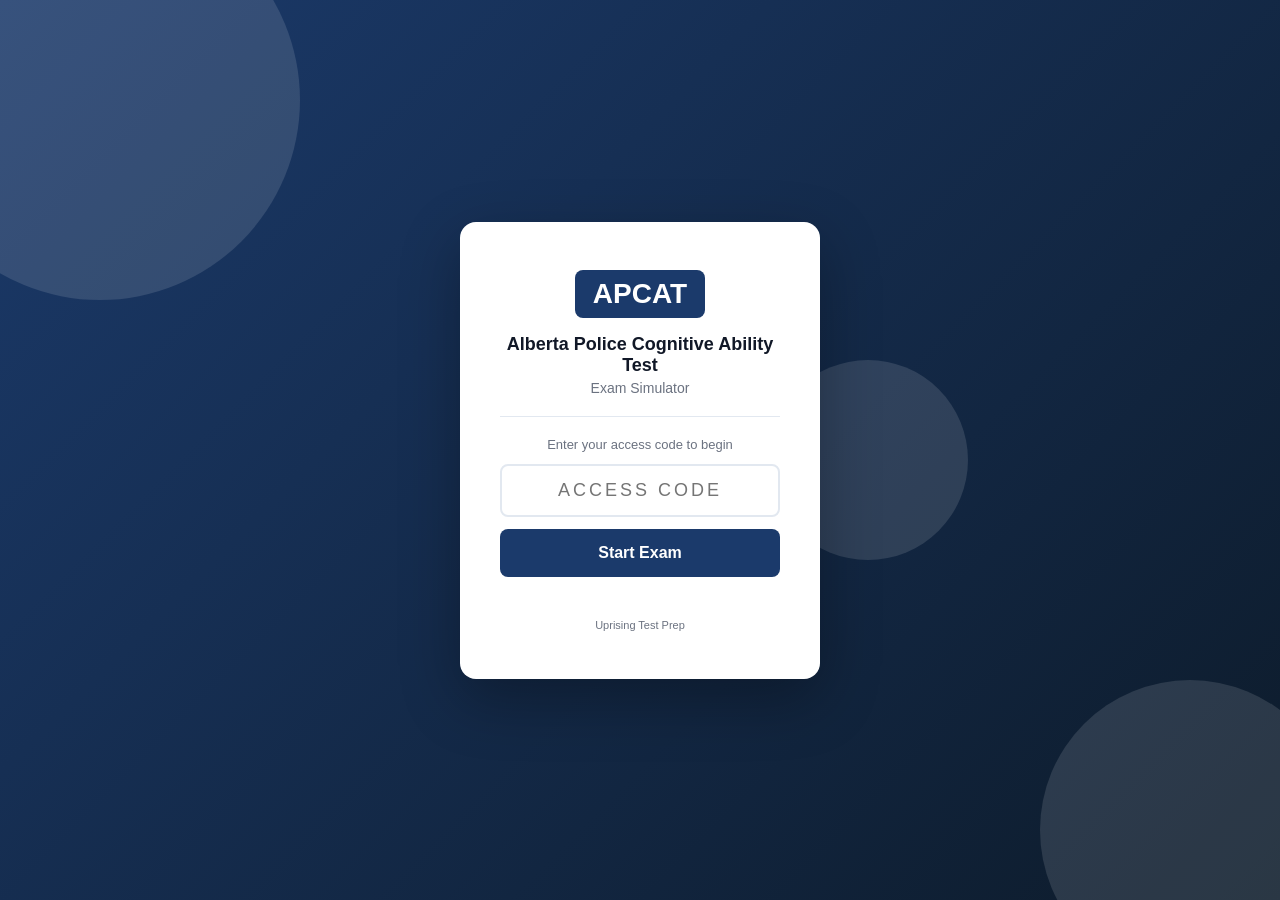
<file: index.html>
<!DOCTYPE html>
<html lang="en">
<head>
  <meta charset="UTF-8" />
  <meta name="viewport" content="width=device-width, initial-scale=1.0, viewport-fit=cover" />
  <meta name="apple-mobile-web-app-capable" content="yes" />
  <meta name="apple-mobile-web-app-status-bar-style" content="black-translucent" />
  <title>APCAT Exam Simulator</title>
  <link rel="stylesheet" href="style.css" />
</head>
<body>

<div id="access-gate">
  <div class="gate-bg-shapes">
    <div class="shape shape-1"></div>
    <div class="shape shape-2"></div>
    <div class="shape shape-3"></div>
  </div>
  <div class="gate-card">
    <div class="gate-logo">
      <div class="logo-badge">APCAT</div>
    </div>
    <h1 class="gate-title">Alberta Police Cognitive Ability Test</h1>
    <p class="gate-subtitle">Exam Simulator</p>
    <div class="gate-divider"></div>
    <p class="gate-instruction">Enter your access code to begin</p>
    <input type="text" id="access-code-input" class="gate-input"
           placeholder="Access Code" autocomplete="off"
           maxlength="20" spellcheck="false" />
    <button id="access-btn" class="gate-btn">Start Exam</button>
    <p id="access-error" class="gate-error"></p>
    <p class="gate-hint">Uprising Test Prep</p>
  </div>
</div>

<!-- Memory Booklet lock screen: shown once, before a fresh attempt begins,
     if this attempt drew any Learning and Memory Recall questions. Real
     enforcement of "you cannot look back" happens ONLY here (never in the
     printed book, which can only ask nicely) -- the booklet markup is wiped
     out of #booklet-body the moment the reader continues. -->
<div id="booklet-screen" style="display:none">
  <div class="booklet-card">
    <div class="booklet-header">
      <span class="booklet-badge">MEMORY BOOKLET</span>
      <span class="booklet-timer" id="booklet-timer">--:--</span>
    </div>
    <p class="booklet-instruction">Study this page. Some questions later in the test will ask you to recall it from memory, with no way to look back.</p>
    <div class="booklet-body" id="booklet-body"></div>
    <button id="booklet-begin-btn" class="booklet-begin-btn" disabled>Begin Test</button>
  </div>
</div>

<div id="app" style="display:none">
  <header class="top-bar">
    <div class="bar-left">
      <span class="bar-logo">APCAT</span>
      <span class="bar-title">Exam Simulator</span>
    </div>
    <div class="bar-right">
      <span class="bar-timer" id="timer-display">--:--</span>
      <button class="bar-btn" id="flag-btn">Flag</button>
      <button class="bar-btn bar-btn-primary" id="submit-btn">
        <span class="btn-full">Submit Exam</span>
        <span class="btn-short">Submit</span>
      </button>
    </div>
  </header>

  <div class="progress-strip">
    <div class="progress-bar" id="progress-bar"></div>
  </div>

  <main class="exam-main">
    <div class="question-panel">
      <div class="q-meta">
        <span id="q-counter"></span>
        <span id="q-domain" class="q-domain-tag"></span>
        <span id="q-flag-indicator" class="flag-chip" style="display:none">Flagged</span>
      </div>
      <!-- Shared text for a linked cluster (a clinical case, a reading
           passage). It sits ABOVE the stem, which is the one thing that
           legitimately precedes it, and repeats on every question in the
           cluster so nobody has to page backwards. -->
      <div id="q-cluster-wrap" class="cluster-wrap" style="display:none"></div>
      <p id="question-text" class="q-text"></p>
      <!-- The picture sits BELOW the question text so the simulator matches
           the printed book exactly: stem, then picture, then options. They
           used to disagree (book put the picture under the stem, simulator put
           it above), so no single wording could be true in both places, and
           184 of MLPAO's 185 image questions said "shown above" while the
           book printed the picture below the sentence. Write stems with
           neutral wording ("the strip shown", "the diagram shows") and this
           whole class of bug cannot come back. -->
      <div id="q-image-wrap" style="display:none; margin-bottom:14px;"></div>
      <div id="options-list" class="options-list"></div>
      <div id="explanation-box" class="explanation-box" style="display:none">
        <div class="explanation-label">Explanation</div>
        <p id="explanation-text" class="explanation-text"></p>
      </div>
    </div>
    <div class="nav-bar">
      <button class="nav-btn" id="prev-btn">&#8592; Prev</button>
      <button class="nav-btn nav-btn-map" id="map-btn">Question Map</button>
      <button class="nav-btn nav-btn-next" id="next-btn">Next &#8594;</button>
    </div>
  </main>
</div>

<!-- Question Map Modal -->
<div id="map-modal" style="display:none">
  <div class="map-backdrop" id="map-backdrop"></div>
  <div class="map-panel">
    <div class="map-header">
      <span class="map-title">Question Map</span>
      <button id="map-close" class="map-close-btn">&#x2715; Close</button>
    </div>
    <div class="map-legend">
      <span class="leg-item"><span class="leg-swatch leg-answered"></span>Answered</span>
      <span class="leg-item"><span class="leg-swatch leg-flagged"></span>Flagged</span>
      <span class="leg-item"><span class="leg-swatch leg-unanswered"></span>Unanswered</span>
    </div>
    <div id="q-grid" class="q-grid"></div>
  </div>
</div>

<div id="results-screen" style="display:none">
  <div class="results-card">
    <div class="res-header">
      <div class="res-badge">APCAT</div>
      <h2 id="res-status" class="res-status"></h2>
      <p id="res-score" class="res-score"></p>
    </div>
    <div id="res-domains" class="res-domains"></div>
    <button id="res-review-btn" class="res-btn">Review Answers</button>
    <button id="res-restart-btn" class="res-btn res-btn-secondary">Restart</button>
  </div>
</div>

<script src="questions.js"></script>
<script src="booklets.js"></script>
<script src="app.js"></script>
</body>
</html>
</file>
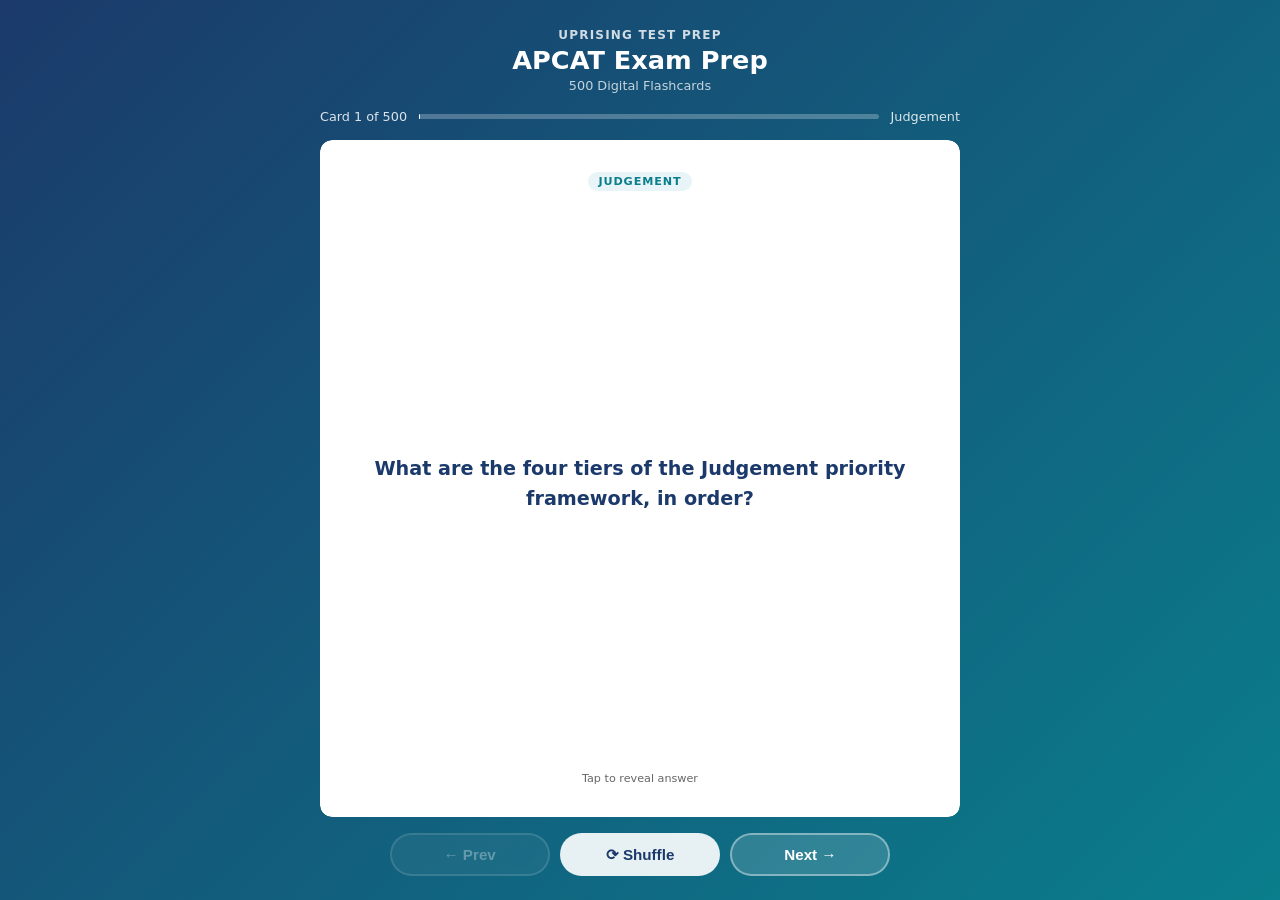
<file: flashcards/index.html>
<!DOCTYPE html>
<html lang="en">
<head>
  <meta charset="UTF-8">
  <meta name="viewport" content="width=device-width, initial-scale=1.0">
  <title>APCAT Exam Prep: Flashcards</title>
  <style>
    :root {
      --blue:   #1B3A6B;
      --teal:   #0A7E8C;
      --ltblue: #E8F4F8;
      --white:  #FFFFFF;
      --text:   #1A1A1A;
      --muted:  #666;
      --radius: 12px;
    }
    * { box-sizing: border-box; margin: 0; padding: 0; }
    html, body { height: 100%; }
    body {
      font-family: 'Segoe UI', system-ui, sans-serif;
      background: linear-gradient(135deg, var(--blue) 0%, var(--teal) 100%);
      /* Pinned, not min-height: the page must never grow, or the controls
         get pushed below the fold on iOS where 100dvh and height:100%
         disagree. The height:100% rule above is the pre-dvh fallback. */
      height: 100dvh;
      max-height: 100dvh;
      overflow: hidden;
      display: flex;
      flex-direction: column;
      align-items: center;
      padding: 1.25rem 1rem 1rem;
      gap: 0.75rem;
      overflow-x: hidden;
    }
    header { text-align: center; color: #fff; flex-shrink: 0; }
    header .brand { font-size: 0.75rem; font-weight: 700; letter-spacing: 0.1em; opacity: 0.8; text-transform: uppercase; }
    header h1 { font-size: 1.3rem; font-weight: 800; margin-top: 0.2rem; }
    header .subtitle { font-size: 0.8rem; opacity: 0.75; margin-top: 0.15rem; }
    #progress-info {
      display: flex; align-items: center; gap: 0.75rem;
      color: rgba(255,255,255,0.85); font-size: 0.8rem;
      flex-shrink: 0; width: 100%; max-width: 640px;
    }
    #progress-bar-track {
      flex: 1; background: rgba(255,255,255,0.25);
      border-radius: 4px; height: 5px;
    }
    #progress-bar-fill { height: 100%; background: #fff; border-radius: 4px; transition: width 0.3s; }
    .card-scene {
      width: 100%; max-width: 640px;
      perspective: 1200px;
      cursor: pointer;
      flex: 1; min-height: 0;
      display: flex; flex-direction: column;
    
      /* WebKit does not clip overflow inside a preserve-3d context, so the
         answer pane's own clip is dropped and a long answer paints over the
         Prev/Next row. This element only sets the perspective and is NOT
         itself in the 3D context, so its clip is honoured in every engine. */
      overflow: hidden;
      border-radius: var(--radius);
    }
    .card-inner {
      position: relative; width: 100%;
      flex: 1; min-height: 0;
      transition: transform 0.55s cubic-bezier(.4,0,.2,1);
      transform-style: preserve-3d;
    }
    .card-scene.flipped .card-inner { transform: rotateY(180deg); }
    .card-face {
      position: absolute; inset: 0;
      backface-visibility: hidden; -webkit-backface-visibility: hidden;
      border-radius: var(--radius);
      display: flex; flex-direction: column;
      padding: 1.5rem 1.75rem;
      box-shadow: 0 12px 40px rgba(0,0,0,0.2);
      overflow: hidden;
    
      /* Painting through a mask forces WebKit to allocate a real clipping
         layer for a 3D-transformed element, which is what makes the
         overflow:hidden and the rounded corners above actually apply. */
      -webkit-mask-image: -webkit-radial-gradient(#fff, #000);
              mask-image: radial-gradient(#fff, #000);
    }
    .card-front { background: var(--white); align-items: center; justify-content: center; }
    .card-back  { background: var(--ltblue); transform: rotateY(180deg); }
    .card-badge {
      font-size: 0.7rem; font-weight: 700; text-transform: uppercase;
      letter-spacing: 0.08em;
      background: var(--ltblue); color: var(--teal);
      padding: 0.2rem 0.65rem; border-radius: 20px;
      margin-bottom: 0.85rem; flex-shrink: 0;
    }
    .card-back .card-badge { background: rgba(10,126,140,0.12); }
    .card-front .q-text {
      font-size: 1.1rem; font-weight: 600; color: var(--blue); line-height: 1.55;
      text-align: center; overflow-y: auto; flex: 1;
      display: flex; align-items: center; justify-content: center;
      scrollbar-width: thin; scrollbar-color: rgba(27,58,107,0.3) transparent;
    }
    .card-back .a-label { font-size: 0.7rem; font-weight: 700; color: var(--teal); text-transform: uppercase; letter-spacing: 0.08em; margin-bottom: 0.4rem; flex-shrink: 0; }
    .card-back .a-text  {
      font-size: 0.975rem; color: var(--text); line-height: 1.65;
      overflow-y: auto; flex: 1; min-height: 0; padding-right: 4px;
      scrollbar-width: thin; scrollbar-color: rgba(10,126,140,0.4) transparent;
    
      -webkit-overflow-scrolling: touch;
      overscroll-behavior: contain;
    }
    .card-back .a-text::-webkit-scrollbar { width: 4px; }
    .card-back .a-text::-webkit-scrollbar-track { background: transparent; }
    .card-back .a-text::-webkit-scrollbar-thumb { background: rgba(10,126,140,0.4); border-radius: 4px; }
    .tap-hint { flex-shrink: 0; margin-top: 0.6rem; font-size: 0.7rem; color: var(--muted); text-align: center; }
    .card-back .tap-hint { color: var(--teal); opacity: 0.7; }
    .controls {
      display: flex; gap: 0.65rem; flex-wrap: nowrap;
      justify-content: center; flex-shrink: 0;
      width: 100%; max-width: 640px;
      padding-bottom: env(safe-area-inset-bottom, 0px);
    }
    .btn {
      padding: 0.6rem 1.2rem; border-radius: 50px;
      border: 2px solid rgba(255,255,255,0.4);
      background: rgba(255,255,255,0.15); color: #fff;
      font-weight: 700; font-size: 0.875rem; cursor: pointer;
      transition: all 0.2s; backdrop-filter: blur(4px);
      white-space: nowrap; flex: 1; max-width: 160px;
    }
    .btn:hover { background: rgba(255,255,255,0.3); border-color: rgba(255,255,255,0.7); }
    .btn:active { transform: scale(0.96); }
    .btn:disabled { opacity: 0.35; cursor: not-allowed; }
    .btn.btn-primary { background: rgba(255,255,255,0.9); color: var(--blue); border-color: transparent; }
    .btn.btn-primary:hover { background: #fff; }
    #loading { color: rgba(255,255,255,0.8); font-size: 1rem; text-align: center; padding: 3rem; flex: 1; }
    @media (min-width: 768px) {
      body { padding: 1.75rem 1.5rem 1.5rem; gap: 1rem; }
      header h1 { font-size: 1.6rem; }
      .card-face { padding: 2rem 2.5rem; }
      .card-front .q-text { font-size: 1.2rem; }
      .card-back .a-text { font-size: 1.05rem; }
      .btn { font-size: 0.95rem; padding: 0.65rem 1.4rem; }
    }
    @media (max-width: 380px) {
      body { padding: 0.75rem; gap: 0.5rem; }
      header .brand { font-size: 0.65rem; }
      header h1 { font-size: 1.1rem; }
      header .subtitle { display: none; }
      .card-face { padding: 1rem 1.1rem; }
      .card-front .q-text { font-size: 0.975rem; }
      .card-back .a-text { font-size: 0.875rem; }
      .btn { font-size: 0.8rem; padding: 0.5rem 0.75rem; }
    }
  </style>
</head>
<body>
<header>
  <div class="brand">Uprising Test Prep</div>
  <h1>APCAT Exam Prep</h1>
  <div class="subtitle">500 Digital Flashcards</div>
</header>
<div id="progress-info">
  <span id="card-counter">Card 1 of 500</span>
  <div id="progress-bar-track"><div id="progress-bar-fill" style="width:0%"></div></div>
  <span id="domain-label"></span>
</div>
<div id="loading">Loading flashcards...</div>
<div class="card-scene" id="card-scene" style="display:none" onclick="flipCard()">
  <div class="card-inner" id="card-inner">
    <div class="card-face card-front">
      <div class="card-badge" id="front-badge"></div>
      <div class="q-text" id="q-text"></div>
      <div class="tap-hint">Tap to reveal answer</div>
    </div>
    <div class="card-face card-back">
      <div class="card-badge" id="back-badge">Answer</div>
      <div class="a-label">Answer</div>
      <div class="a-text" id="a-text"></div>
      <div class="tap-hint">Tap to flip back</div>
    </div>
  </div>
</div>
<div class="controls" id="controls" style="display:none">
  <button class="btn" id="prev-btn" onclick="event.stopPropagation();move(-1)" disabled>&#8592; Prev</button>
  <button class="btn btn-primary" onclick="event.stopPropagation();shuffleCards()">&#10227; Shuffle</button>
  <button class="btn" id="next-btn" onclick="event.stopPropagation();move(1)">Next &#8594;</button>
</div>
<script>
const DOMAIN_LABELS = {
  judgement: "Judgement",
  observation_skills: "Observation Skills",
  learning_and_memory_recall: "Learning and Memory Recall",
  written_communication: "Written Communication",
  problem_analysis: "Problem Analysis",
};
let cards   = [];
let current = 0;
async function init() {
  try {
    const res = await fetch('flashcards.json');
    if (!res.ok) throw new Error('Network error');
    cards = await res.json();
    document.getElementById('loading').style.display    = 'none';
    document.getElementById('card-scene').style.display = 'flex';
    document.getElementById('controls').style.display   = 'flex';
    show();
  } catch (e) {
    document.getElementById('loading').textContent = 'Error loading flashcards. Please try refreshing.';
  }
}
function domainLabel(key) {
  return DOMAIN_LABELS[key] || key.replace(/_/g, ' ').replace(/\b\w/g, c => c.toUpperCase());
}
function show() {
  const c = cards[current];
  document.getElementById('card-scene').classList.remove('flipped');
  document.getElementById('a-text').scrollTop = 0;
  const label = domainLabel(c.domain || c.chapter || '');
  document.getElementById('q-text').textContent       = c.front;
  document.getElementById('a-text').textContent       = c.back;
  document.getElementById('front-badge').textContent  = label;
  document.getElementById('back-badge').textContent   = label;
  document.getElementById('card-counter').textContent = `Card ${current+1} of ${cards.length}`;
  document.getElementById('domain-label').textContent = label;
  document.getElementById('progress-bar-fill').style.width = `${((current+1)/cards.length*100).toFixed(1)}%`;
  document.getElementById('prev-btn').disabled = current === 0;
  document.getElementById('next-btn').disabled = current === cards.length - 1;
}
function flipCard() { document.getElementById('card-scene').classList.toggle('flipped'); }
function move(dir) {
  const next = current + dir;
  if (next < 0 || next >= cards.length) return;
  current = next; show();
}
function shuffleCards() {
  for (let i = cards.length - 1; i > 0; i--) {
    const j = Math.floor(Math.random() * (i+1));
    [cards[i], cards[j]] = [cards[j], cards[i]];
  }
  current = 0; show();
}
document.addEventListener('keydown', e => {
  if (e.key === 'ArrowRight' || e.key === 'ArrowDown') move(1);
  else if (e.key === 'ArrowLeft' || e.key === 'ArrowUp') move(-1);
  else if (e.key === ' ' || e.key === 'Enter') { e.preventDefault(); flipCard(); }
});
init();
</script>
</body>
</html>
</file>
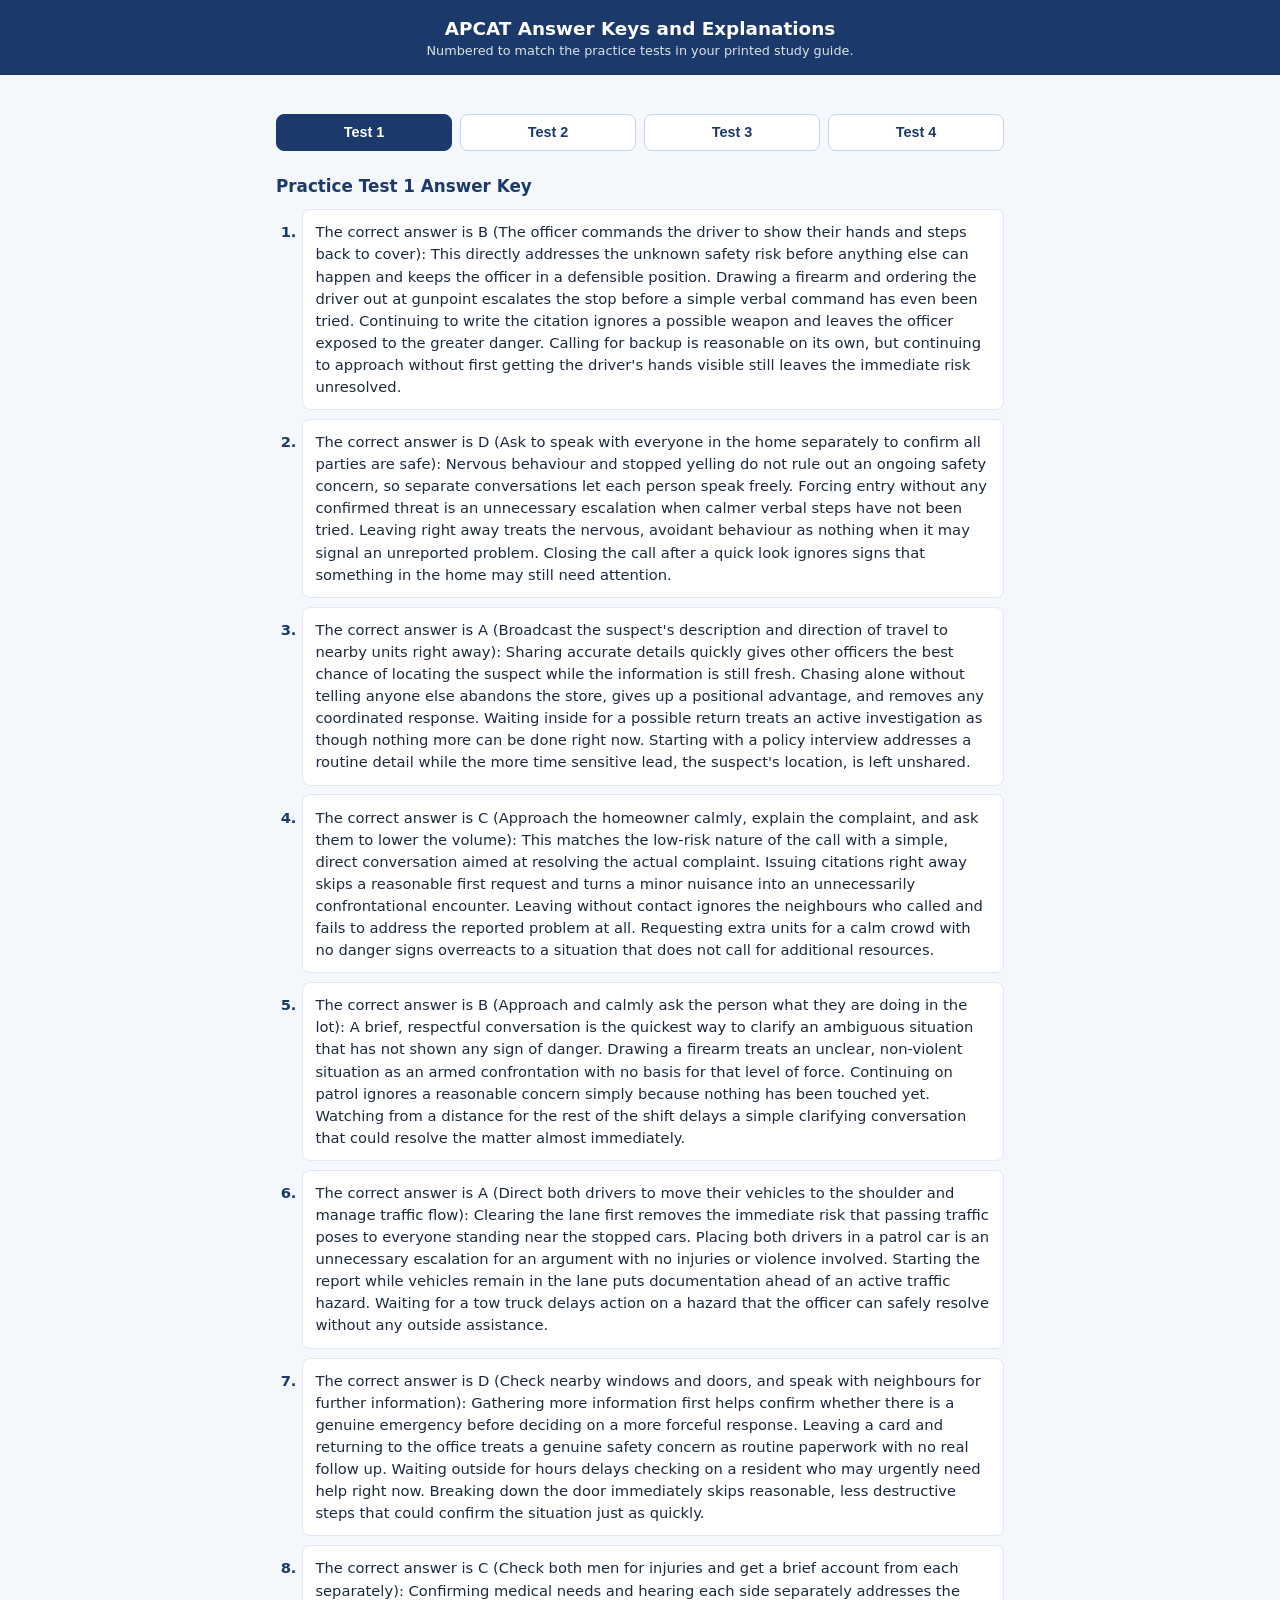
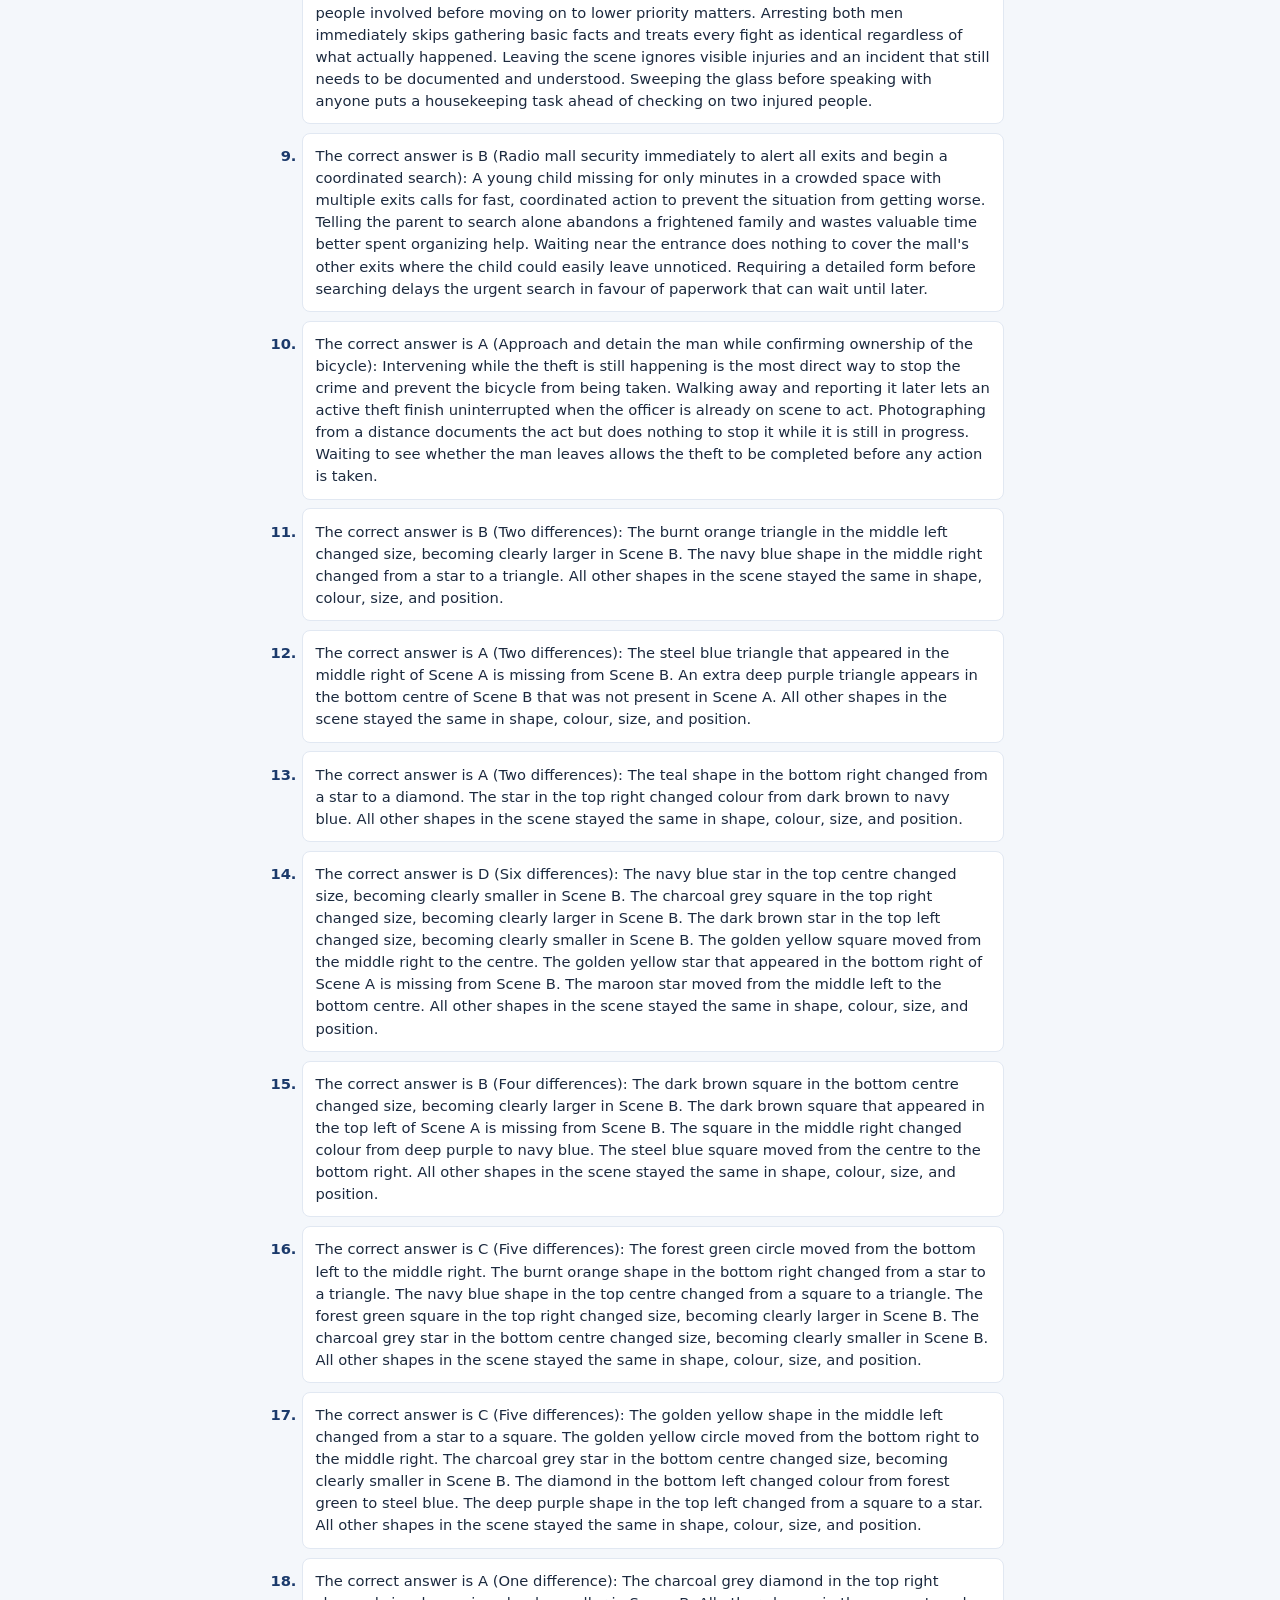
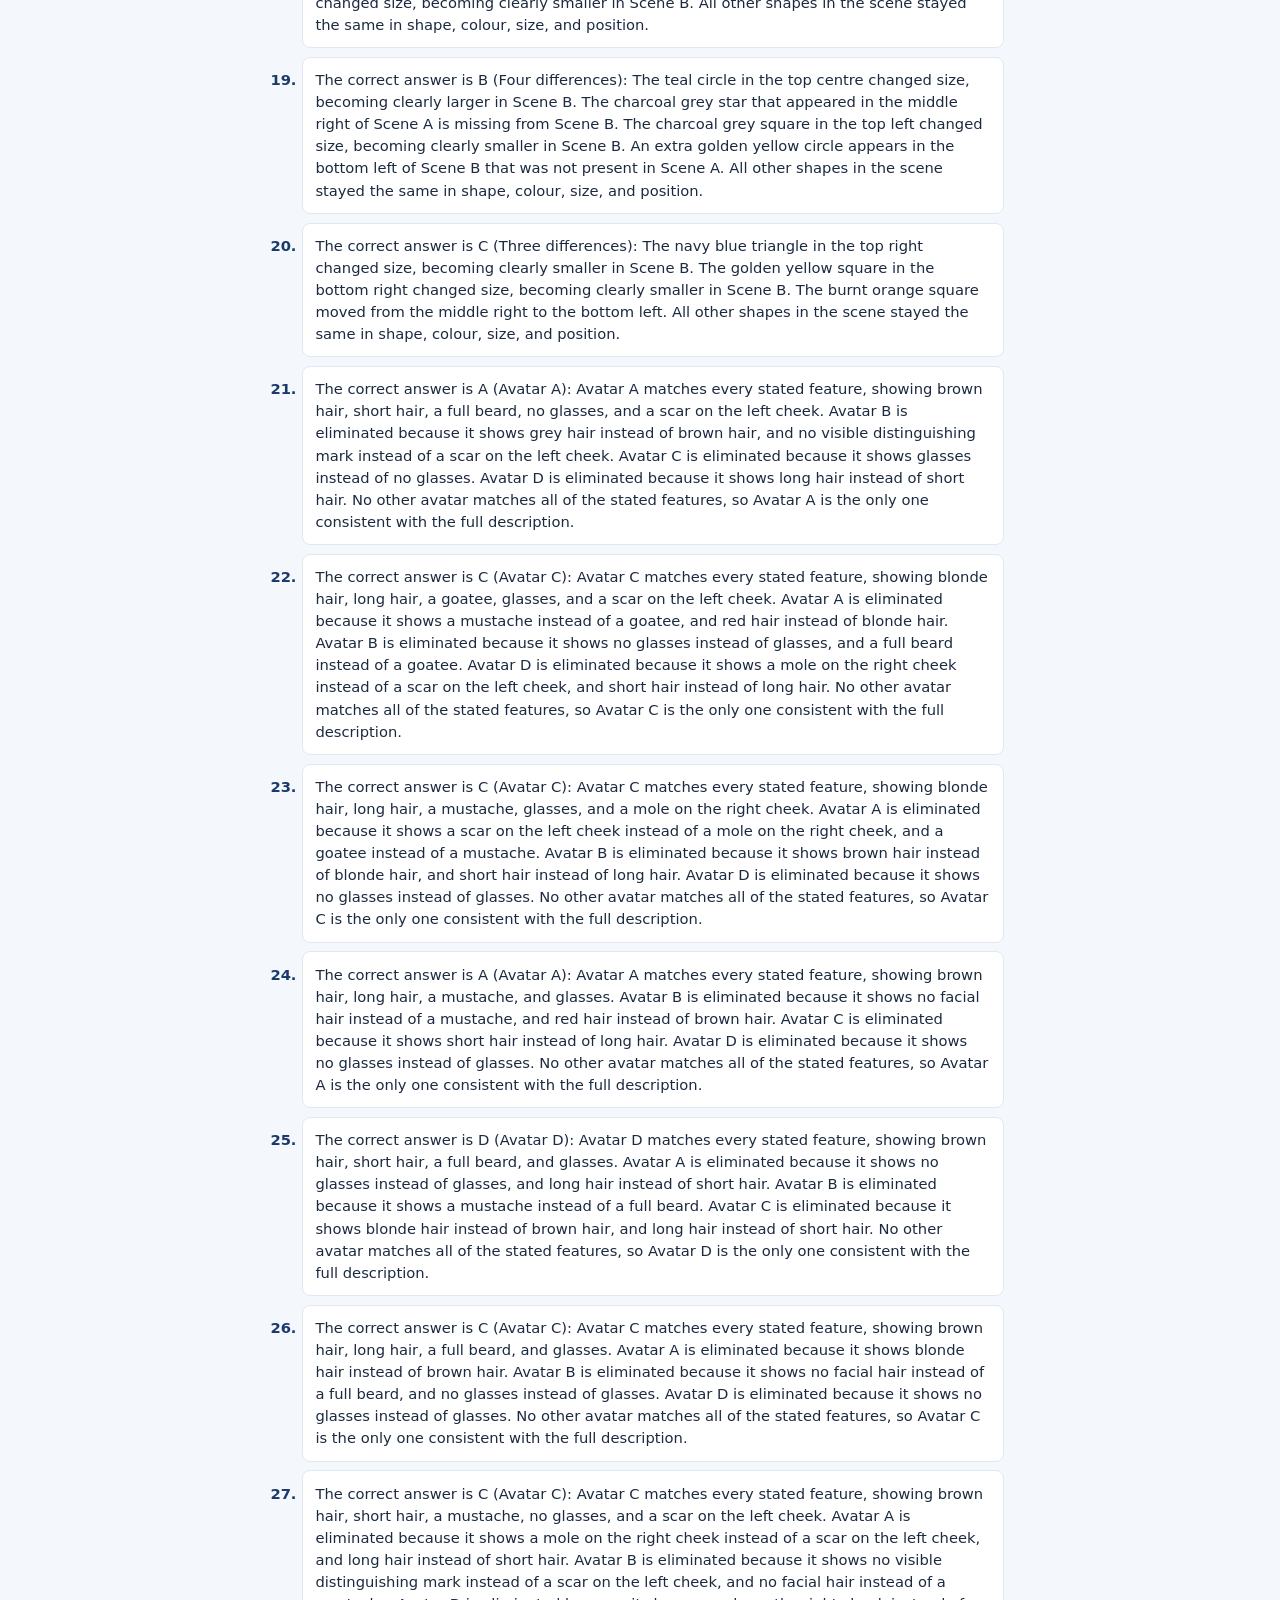
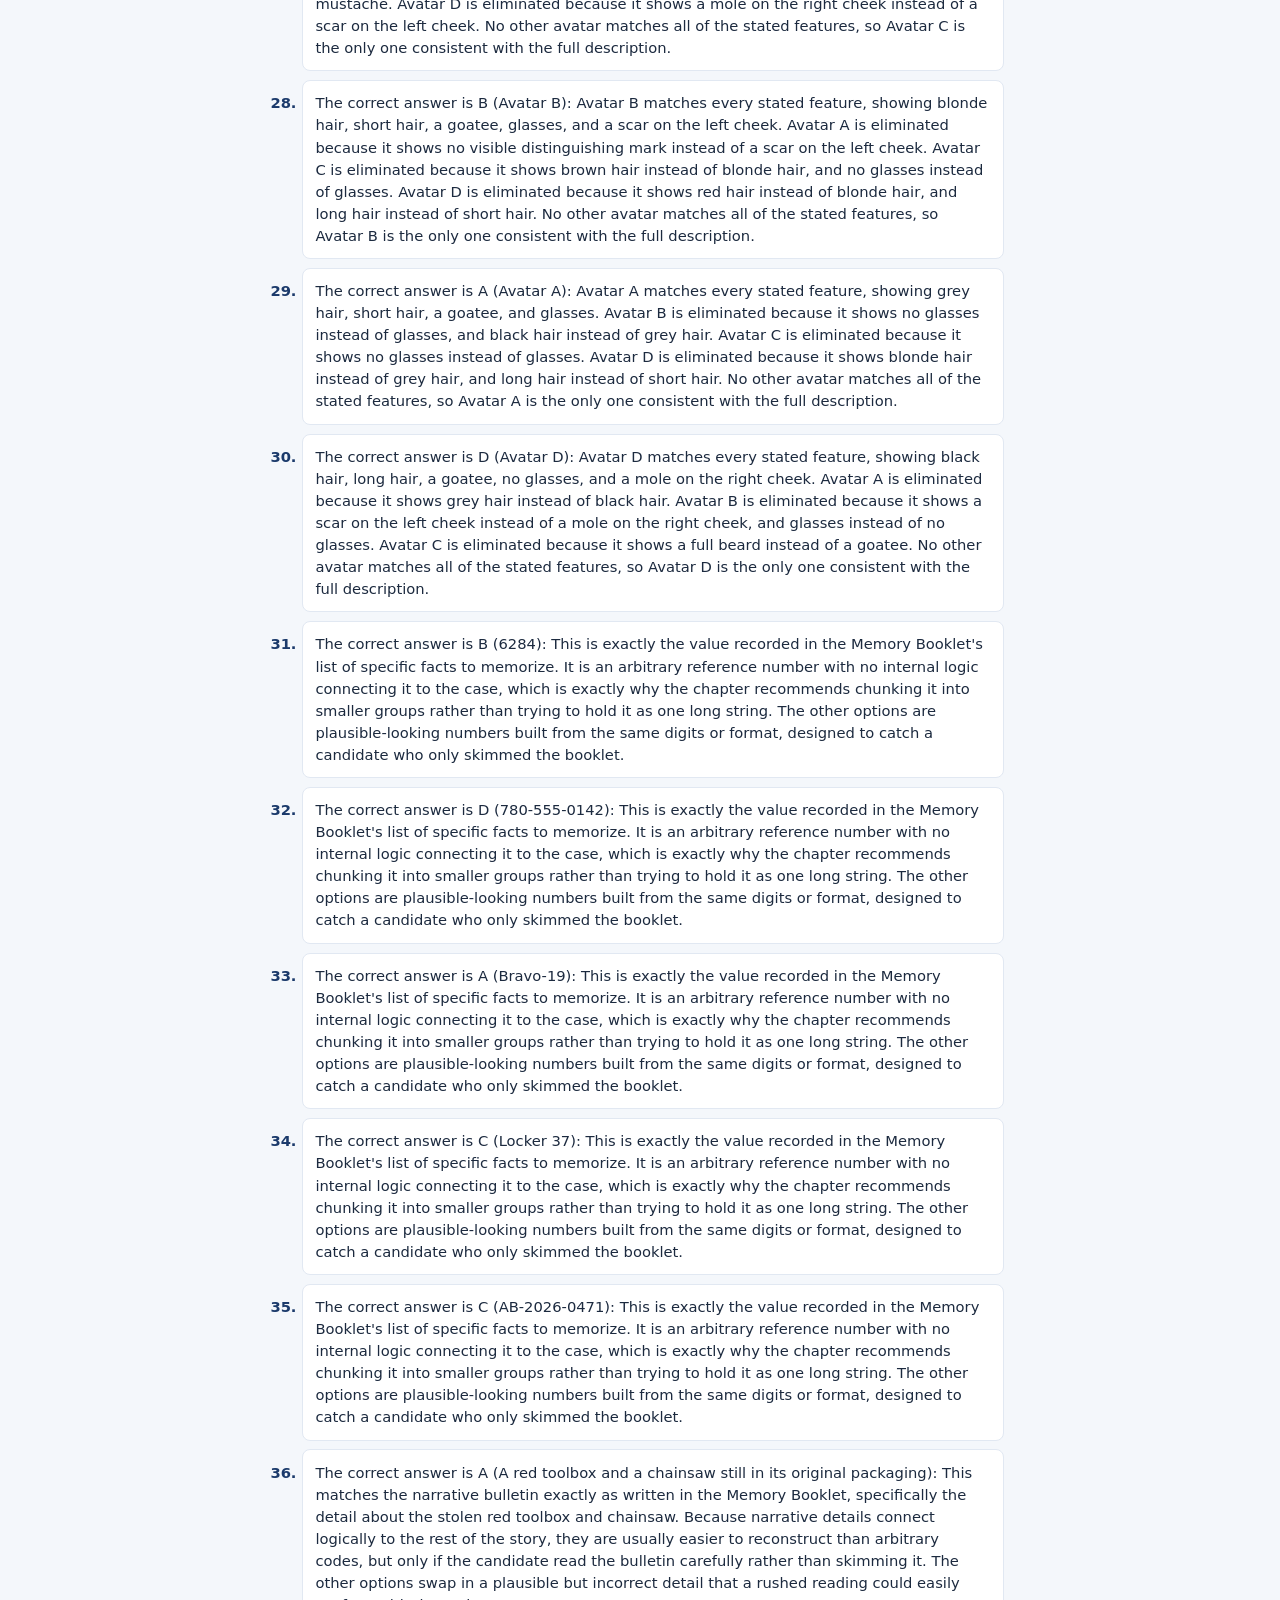
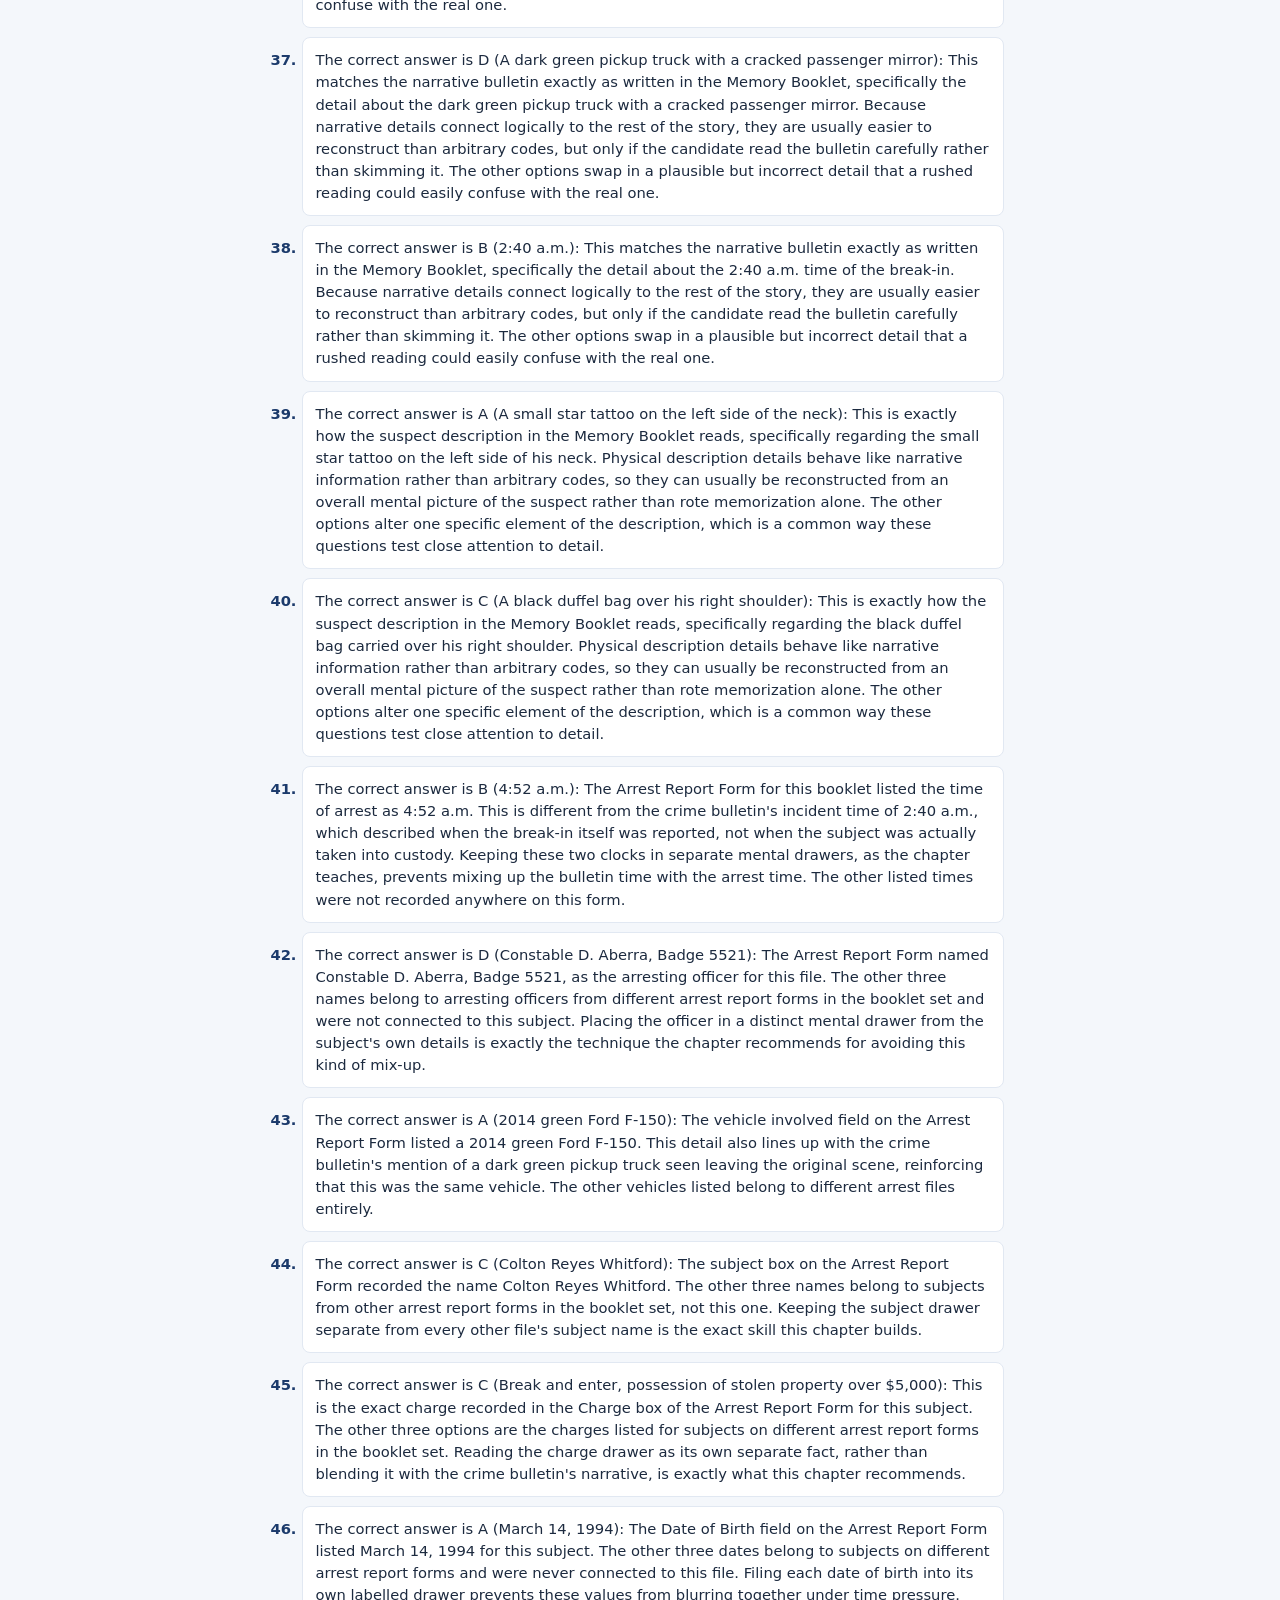
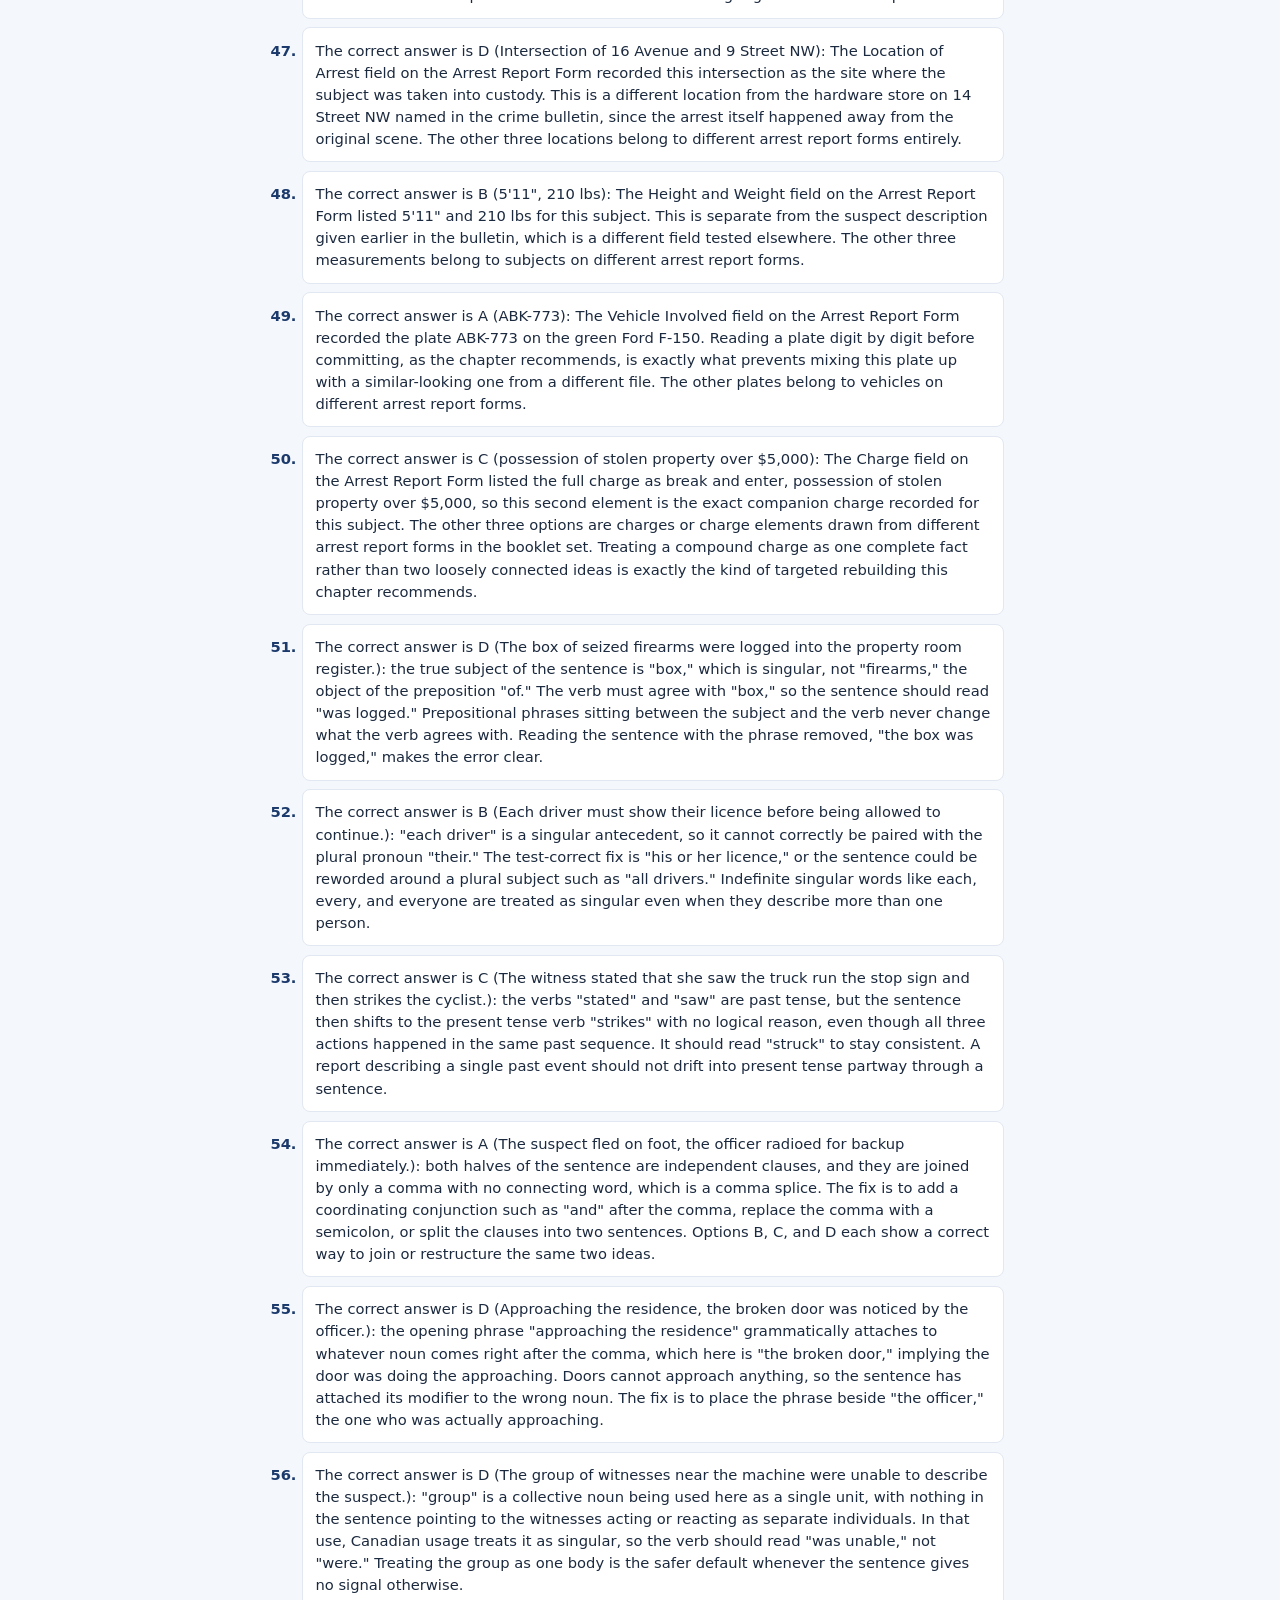
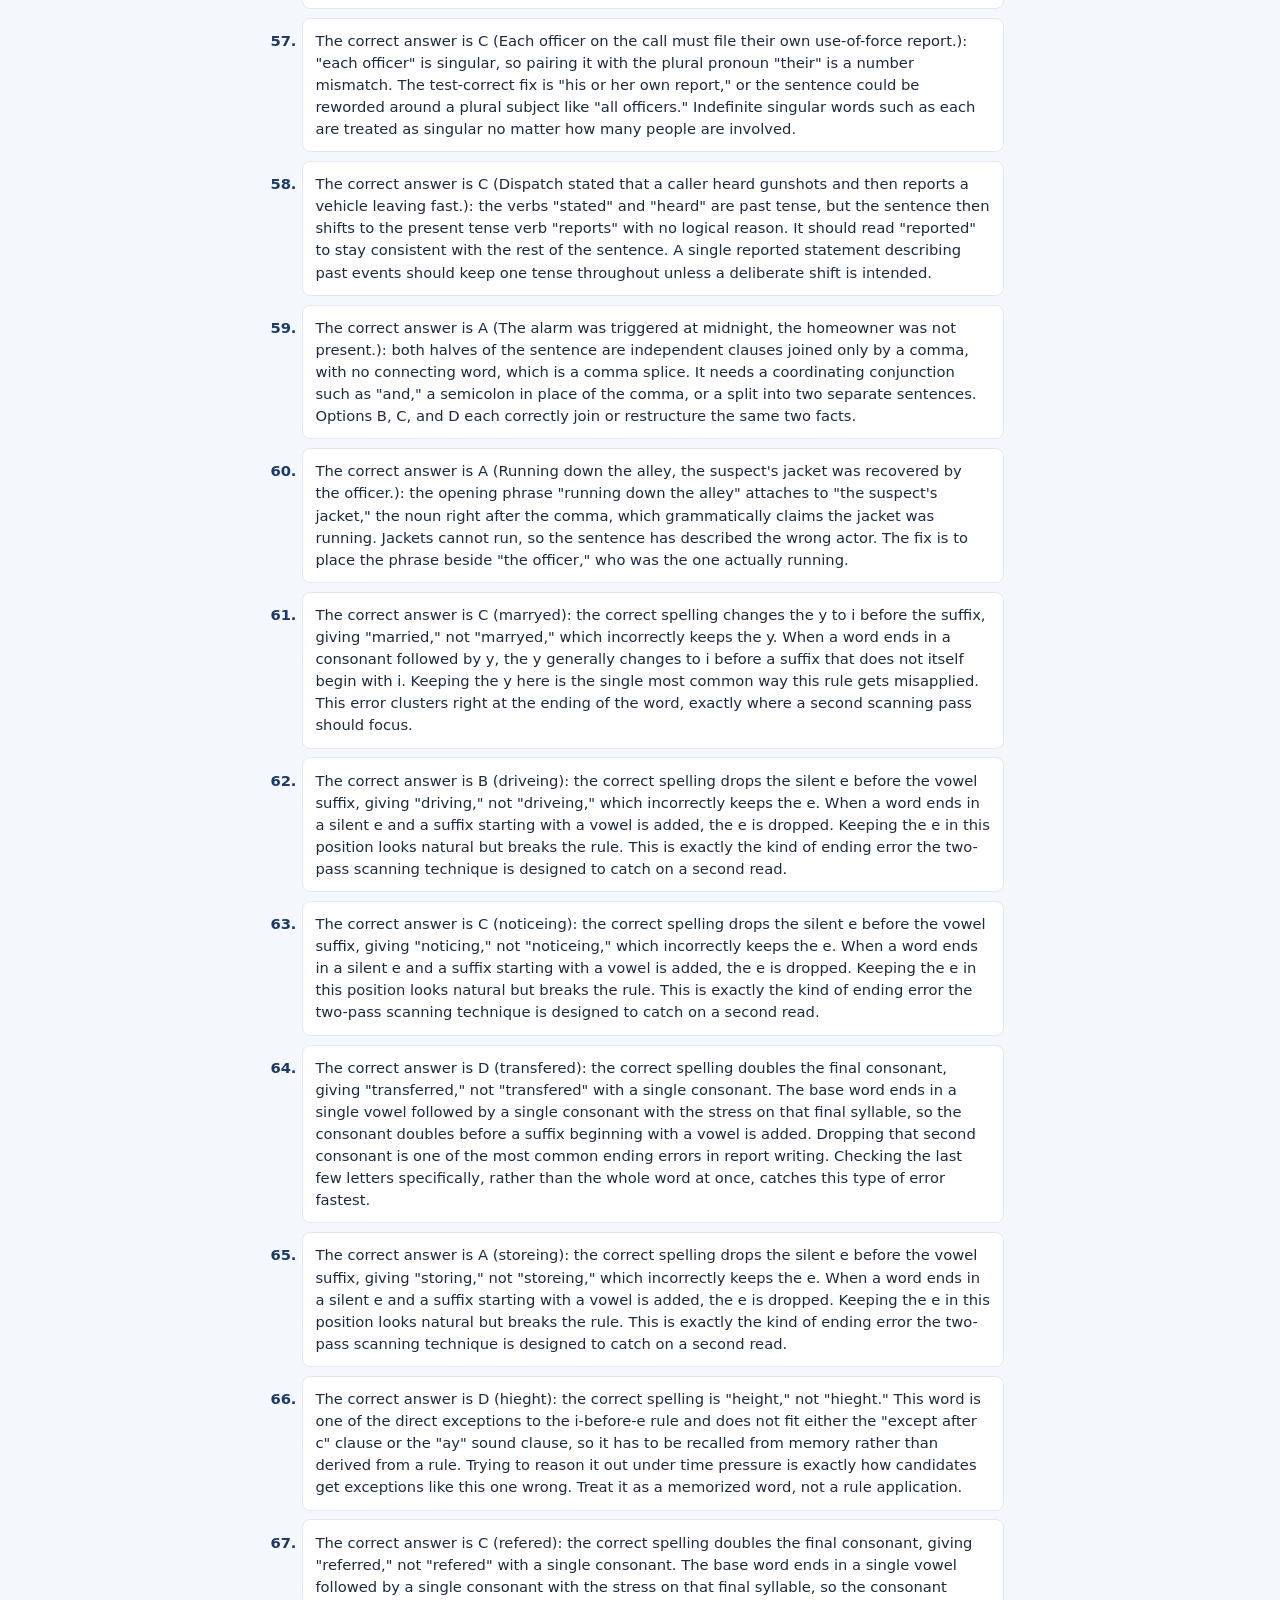
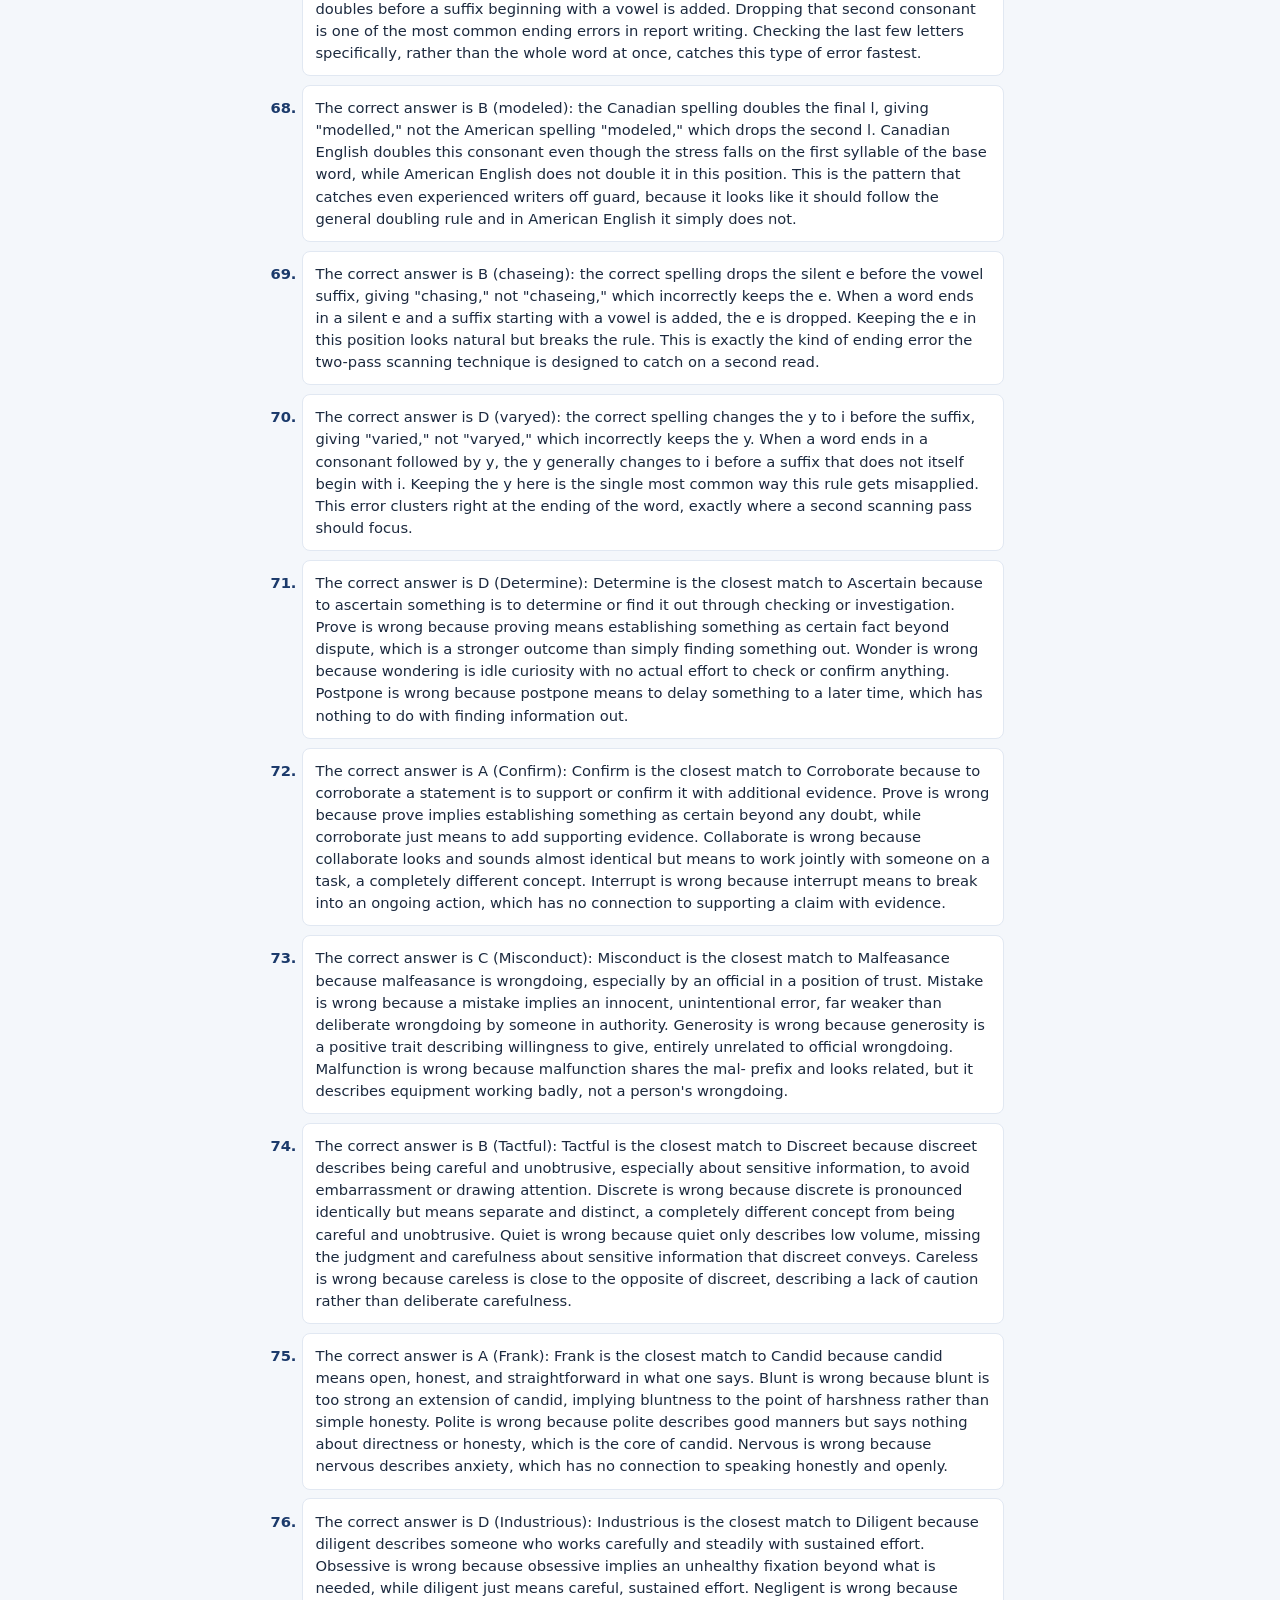
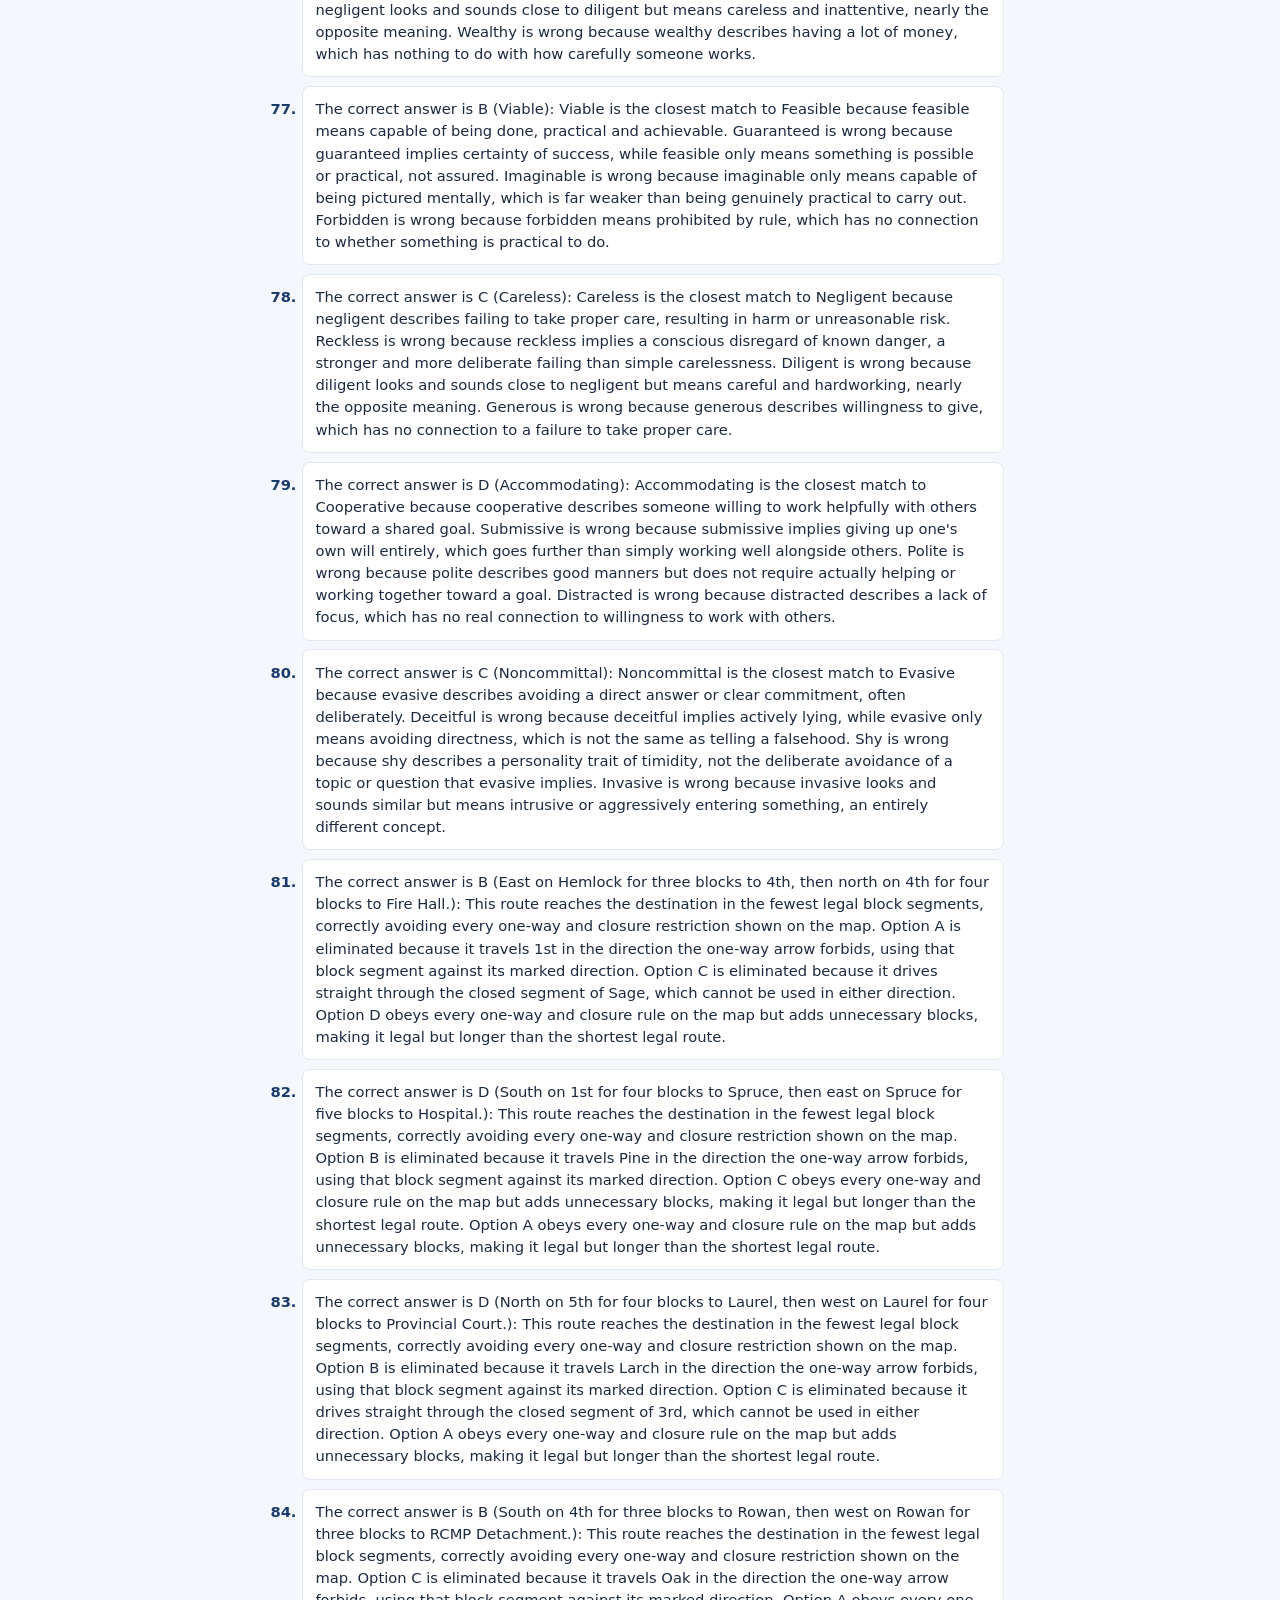
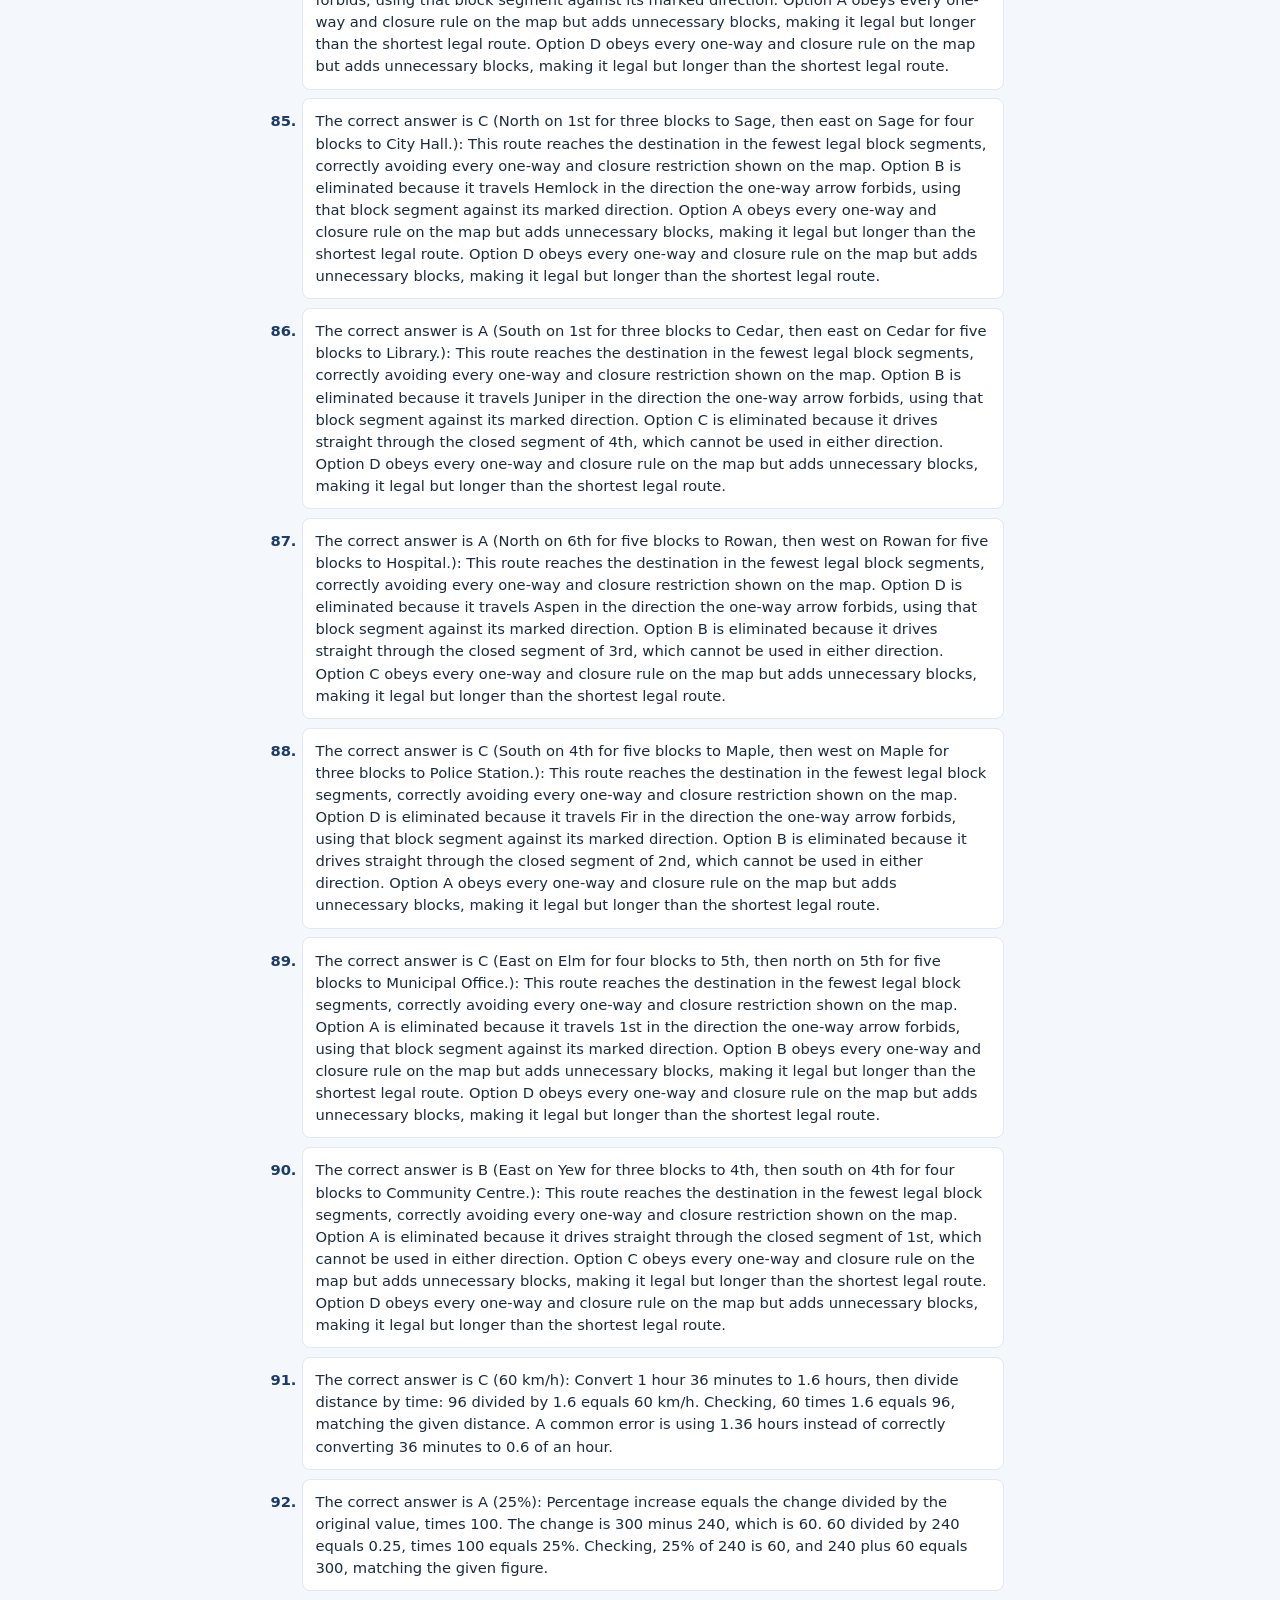
<file: answers.html>
<!DOCTYPE html>
<html lang="en">
<head>
<meta charset="UTF-8">
<meta name="viewport" content="width=device-width, initial-scale=1.0">
<meta name="robots" content="noindex">
<title>APCAT Answer Keys and Explanations</title>
<style>
  * { box-sizing: border-box; margin: 0; padding: 0; }
  body { font-family: "Avenir Next", "Segoe UI", system-ui, sans-serif;
         background: #F4F7FB; color: #1C2A3F; }
  header { background: #1B3A6B; color: white; padding: 1.1rem 1rem; text-align: center; }
  header h1 { font-size: 1.15rem; }
  header p { font-size: 0.8rem; opacity: 0.85; margin-top: 0.25rem; }
  main { max-width: 760px; margin: 0 auto; padding: 1rem; }
  .tabs { display: flex; gap: 0.5rem; margin: 0.8rem 0 1rem; position: sticky;
           top: 0; background: #F4F7FB; padding: 0.6rem 0; z-index: 5; }
  .tab { flex: 1; padding: 0.6rem 0.4rem; border: 1px solid #C9D6E8; background: white;
          border-radius: 8px; font-size: 0.9rem; font-weight: 600; color: #1B3A6B;
          cursor: pointer; }
  .tab.active { background: #1B3A6B; color: white; border-color: #1B3A6B; }
  .test h2 { font-size: 1.05rem; margin: 0.4rem 0 0.8rem; color: #1B3A6B; }
  .test ol { list-style-position: outside; padding-left: 1.6rem; }
  .test li { background: white; border: 1px solid #E1E8F2; border-radius: 8px;
              padding: 0.7rem 0.8rem; margin-bottom: 0.55rem; font-size: 0.92rem;
              line-height: 1.5; }
  .test li::marker { font-weight: 700; color: #1B3A6B; }
  .cluster-box { border-left: 4px solid #1B3A6B; background: #EAF0F8;
                  border-radius: 8px; padding: 0.7rem 0.9rem; margin: 1rem 0 0.6rem; }
  .cluster-label { font-size: 0.72rem; font-weight: 700; letter-spacing: 0.05em;
                    text-transform: uppercase; color: #1B3A6B; margin-bottom: 0.35rem; }
  .cluster-box p { font-size: 0.88rem; line-height: 1.55; }
  .cluster-box p + p { margin-top: 0.5rem; }
</style>
</head>
<body>
<header>
  <h1>APCAT Answer Keys and Explanations</h1>
  <p>Numbered to match the practice tests in your printed study guide.</p>
</header>
<main>
  <nav class="tabs">
      <button class="tab active" data-test="1">Test 1</button>
      <button class="tab" data-test="2">Test 2</button>
      <button class="tab" data-test="3">Test 3</button>
      <button class="tab" data-test="4">Test 4</button>
  </nav>
  <section class="test" id="test1">
    <h2>Practice Test 1 Answer Key</h2>
    <ol>
      <li value="1">The correct answer is B (The officer commands the driver to show their hands and steps back to cover): This directly addresses the unknown safety risk before anything else can happen and keeps the officer in a defensible position. Drawing a firearm and ordering the driver out at gunpoint escalates the stop before a simple verbal command has even been tried. Continuing to write the citation ignores a possible weapon and leaves the officer exposed to the greater danger. Calling for backup is reasonable on its own, but continuing to approach without first getting the driver&#x27;s hands visible still leaves the immediate risk unresolved.</li>
      <li value="2">The correct answer is D (Ask to speak with everyone in the home separately to confirm all parties are safe): Nervous behaviour and stopped yelling do not rule out an ongoing safety concern, so separate conversations let each person speak freely. Forcing entry without any confirmed threat is an unnecessary escalation when calmer verbal steps have not been tried. Leaving right away treats the nervous, avoidant behaviour as nothing when it may signal an unreported problem. Closing the call after a quick look ignores signs that something in the home may still need attention.</li>
      <li value="3">The correct answer is A (Broadcast the suspect&#x27;s description and direction of travel to nearby units right away): Sharing accurate details quickly gives other officers the best chance of locating the suspect while the information is still fresh. Chasing alone without telling anyone else abandons the store, gives up a positional advantage, and removes any coordinated response. Waiting inside for a possible return treats an active investigation as though nothing more can be done right now. Starting with a policy interview addresses a routine detail while the more time sensitive lead, the suspect&#x27;s location, is left unshared.</li>
      <li value="4">The correct answer is C (Approach the homeowner calmly, explain the complaint, and ask them to lower the volume): This matches the low-risk nature of the call with a simple, direct conversation aimed at resolving the actual complaint. Issuing citations right away skips a reasonable first request and turns a minor nuisance into an unnecessarily confrontational encounter. Leaving without contact ignores the neighbours who called and fails to address the reported problem at all. Requesting extra units for a calm crowd with no danger signs overreacts to a situation that does not call for additional resources.</li>
      <li value="5">The correct answer is B (Approach and calmly ask the person what they are doing in the lot): A brief, respectful conversation is the quickest way to clarify an ambiguous situation that has not shown any sign of danger. Drawing a firearm treats an unclear, non-violent situation as an armed confrontation with no basis for that level of force. Continuing on patrol ignores a reasonable concern simply because nothing has been touched yet. Watching from a distance for the rest of the shift delays a simple clarifying conversation that could resolve the matter almost immediately.</li>
      <li value="6">The correct answer is A (Direct both drivers to move their vehicles to the shoulder and manage traffic flow): Clearing the lane first removes the immediate risk that passing traffic poses to everyone standing near the stopped cars. Placing both drivers in a patrol car is an unnecessary escalation for an argument with no injuries or violence involved. Starting the report while vehicles remain in the lane puts documentation ahead of an active traffic hazard. Waiting for a tow truck delays action on a hazard that the officer can safely resolve without any outside assistance.</li>
      <li value="7">The correct answer is D (Check nearby windows and doors, and speak with neighbours for further information): Gathering more information first helps confirm whether there is a genuine emergency before deciding on a more forceful response. Leaving a card and returning to the office treats a genuine safety concern as routine paperwork with no real follow up. Waiting outside for hours delays checking on a resident who may urgently need help right now. Breaking down the door immediately skips reasonable, less destructive steps that could confirm the situation just as quickly.</li>
      <li value="8">The correct answer is C (Check both men for injuries and get a brief account from each separately): Confirming medical needs and hearing each side separately addresses the people involved before moving on to lower priority matters. Arresting both men immediately skips gathering basic facts and treats every fight as identical regardless of what actually happened. Leaving the scene ignores visible injuries and an incident that still needs to be documented and understood. Sweeping the glass before speaking with anyone puts a housekeeping task ahead of checking on two injured people.</li>
      <li value="9">The correct answer is B (Radio mall security immediately to alert all exits and begin a coordinated search): A young child missing for only minutes in a crowded space with multiple exits calls for fast, coordinated action to prevent the situation from getting worse. Telling the parent to search alone abandons a frightened family and wastes valuable time better spent organizing help. Waiting near the entrance does nothing to cover the mall&#x27;s other exits where the child could easily leave unnoticed. Requiring a detailed form before searching delays the urgent search in favour of paperwork that can wait until later.</li>
      <li value="10">The correct answer is A (Approach and detain the man while confirming ownership of the bicycle): Intervening while the theft is still happening is the most direct way to stop the crime and prevent the bicycle from being taken. Walking away and reporting it later lets an active theft finish uninterrupted when the officer is already on scene to act. Photographing from a distance documents the act but does nothing to stop it while it is still in progress. Waiting to see whether the man leaves allows the theft to be completed before any action is taken.</li>
      <li value="11">The correct answer is B (Two differences): The burnt orange triangle in the middle left changed size, becoming clearly larger in Scene B. The navy blue shape in the middle right changed from a star to a triangle. All other shapes in the scene stayed the same in shape, colour, size, and position.</li>
      <li value="12">The correct answer is A (Two differences): The steel blue triangle that appeared in the middle right of Scene A is missing from Scene B. An extra deep purple triangle appears in the bottom centre of Scene B that was not present in Scene A. All other shapes in the scene stayed the same in shape, colour, size, and position.</li>
      <li value="13">The correct answer is A (Two differences): The teal shape in the bottom right changed from a star to a diamond. The star in the top right changed colour from dark brown to navy blue. All other shapes in the scene stayed the same in shape, colour, size, and position.</li>
      <li value="14">The correct answer is D (Six differences): The navy blue star in the top centre changed size, becoming clearly smaller in Scene B. The charcoal grey square in the top right changed size, becoming clearly larger in Scene B. The dark brown star in the top left changed size, becoming clearly smaller in Scene B. The golden yellow square moved from the middle right to the centre. The golden yellow star that appeared in the bottom right of Scene A is missing from Scene B. The maroon star moved from the middle left to the bottom centre. All other shapes in the scene stayed the same in shape, colour, size, and position.</li>
      <li value="15">The correct answer is B (Four differences): The dark brown square in the bottom centre changed size, becoming clearly larger in Scene B. The dark brown square that appeared in the top left of Scene A is missing from Scene B. The square in the middle right changed colour from deep purple to navy blue. The steel blue square moved from the centre to the bottom right. All other shapes in the scene stayed the same in shape, colour, size, and position.</li>
      <li value="16">The correct answer is C (Five differences): The forest green circle moved from the bottom left to the middle right. The burnt orange shape in the bottom right changed from a star to a triangle. The navy blue shape in the top centre changed from a square to a triangle. The forest green square in the top right changed size, becoming clearly larger in Scene B. The charcoal grey star in the bottom centre changed size, becoming clearly smaller in Scene B. All other shapes in the scene stayed the same in shape, colour, size, and position.</li>
      <li value="17">The correct answer is C (Five differences): The golden yellow shape in the middle left changed from a star to a square. The golden yellow circle moved from the bottom right to the middle right. The charcoal grey star in the bottom centre changed size, becoming clearly smaller in Scene B. The diamond in the bottom left changed colour from forest green to steel blue. The deep purple shape in the top left changed from a square to a star. All other shapes in the scene stayed the same in shape, colour, size, and position.</li>
      <li value="18">The correct answer is A (One difference): The charcoal grey diamond in the top right changed size, becoming clearly smaller in Scene B. All other shapes in the scene stayed the same in shape, colour, size, and position.</li>
      <li value="19">The correct answer is B (Four differences): The teal circle in the top centre changed size, becoming clearly larger in Scene B. The charcoal grey star that appeared in the middle right of Scene A is missing from Scene B. The charcoal grey square in the top left changed size, becoming clearly smaller in Scene B. An extra golden yellow circle appears in the bottom left of Scene B that was not present in Scene A. All other shapes in the scene stayed the same in shape, colour, size, and position.</li>
      <li value="20">The correct answer is C (Three differences): The navy blue triangle in the top right changed size, becoming clearly smaller in Scene B. The golden yellow square in the bottom right changed size, becoming clearly smaller in Scene B. The burnt orange square moved from the middle right to the bottom left. All other shapes in the scene stayed the same in shape, colour, size, and position.</li>
      <li value="21">The correct answer is A (Avatar A): Avatar A matches every stated feature, showing brown hair, short hair, a full beard, no glasses, and a scar on the left cheek. Avatar B is eliminated because it shows grey hair instead of brown hair, and no visible distinguishing mark instead of a scar on the left cheek. Avatar C is eliminated because it shows glasses instead of no glasses. Avatar D is eliminated because it shows long hair instead of short hair. No other avatar matches all of the stated features, so Avatar A is the only one consistent with the full description.</li>
      <li value="22">The correct answer is C (Avatar C): Avatar C matches every stated feature, showing blonde hair, long hair, a goatee, glasses, and a scar on the left cheek. Avatar A is eliminated because it shows a mustache instead of a goatee, and red hair instead of blonde hair. Avatar B is eliminated because it shows no glasses instead of glasses, and a full beard instead of a goatee. Avatar D is eliminated because it shows a mole on the right cheek instead of a scar on the left cheek, and short hair instead of long hair. No other avatar matches all of the stated features, so Avatar C is the only one consistent with the full description.</li>
      <li value="23">The correct answer is C (Avatar C): Avatar C matches every stated feature, showing blonde hair, long hair, a mustache, glasses, and a mole on the right cheek. Avatar A is eliminated because it shows a scar on the left cheek instead of a mole on the right cheek, and a goatee instead of a mustache. Avatar B is eliminated because it shows brown hair instead of blonde hair, and short hair instead of long hair. Avatar D is eliminated because it shows no glasses instead of glasses. No other avatar matches all of the stated features, so Avatar C is the only one consistent with the full description.</li>
      <li value="24">The correct answer is A (Avatar A): Avatar A matches every stated feature, showing brown hair, long hair, a mustache, and glasses. Avatar B is eliminated because it shows no facial hair instead of a mustache, and red hair instead of brown hair. Avatar C is eliminated because it shows short hair instead of long hair. Avatar D is eliminated because it shows no glasses instead of glasses. No other avatar matches all of the stated features, so Avatar A is the only one consistent with the full description.</li>
      <li value="25">The correct answer is D (Avatar D): Avatar D matches every stated feature, showing brown hair, short hair, a full beard, and glasses. Avatar A is eliminated because it shows no glasses instead of glasses, and long hair instead of short hair. Avatar B is eliminated because it shows a mustache instead of a full beard. Avatar C is eliminated because it shows blonde hair instead of brown hair, and long hair instead of short hair. No other avatar matches all of the stated features, so Avatar D is the only one consistent with the full description.</li>
      <li value="26">The correct answer is C (Avatar C): Avatar C matches every stated feature, showing brown hair, long hair, a full beard, and glasses. Avatar A is eliminated because it shows blonde hair instead of brown hair. Avatar B is eliminated because it shows no facial hair instead of a full beard, and no glasses instead of glasses. Avatar D is eliminated because it shows no glasses instead of glasses. No other avatar matches all of the stated features, so Avatar C is the only one consistent with the full description.</li>
      <li value="27">The correct answer is C (Avatar C): Avatar C matches every stated feature, showing brown hair, short hair, a mustache, no glasses, and a scar on the left cheek. Avatar A is eliminated because it shows a mole on the right cheek instead of a scar on the left cheek, and long hair instead of short hair. Avatar B is eliminated because it shows no visible distinguishing mark instead of a scar on the left cheek, and no facial hair instead of a mustache. Avatar D is eliminated because it shows a mole on the right cheek instead of a scar on the left cheek. No other avatar matches all of the stated features, so Avatar C is the only one consistent with the full description.</li>
      <li value="28">The correct answer is B (Avatar B): Avatar B matches every stated feature, showing blonde hair, short hair, a goatee, glasses, and a scar on the left cheek. Avatar A is eliminated because it shows no visible distinguishing mark instead of a scar on the left cheek. Avatar C is eliminated because it shows brown hair instead of blonde hair, and no glasses instead of glasses. Avatar D is eliminated because it shows red hair instead of blonde hair, and long hair instead of short hair. No other avatar matches all of the stated features, so Avatar B is the only one consistent with the full description.</li>
      <li value="29">The correct answer is A (Avatar A): Avatar A matches every stated feature, showing grey hair, short hair, a goatee, and glasses. Avatar B is eliminated because it shows no glasses instead of glasses, and black hair instead of grey hair. Avatar C is eliminated because it shows no glasses instead of glasses. Avatar D is eliminated because it shows blonde hair instead of grey hair, and long hair instead of short hair. No other avatar matches all of the stated features, so Avatar A is the only one consistent with the full description.</li>
      <li value="30">The correct answer is D (Avatar D): Avatar D matches every stated feature, showing black hair, long hair, a goatee, no glasses, and a mole on the right cheek. Avatar A is eliminated because it shows grey hair instead of black hair. Avatar B is eliminated because it shows a scar on the left cheek instead of a mole on the right cheek, and glasses instead of no glasses. Avatar C is eliminated because it shows a full beard instead of a goatee. No other avatar matches all of the stated features, so Avatar D is the only one consistent with the full description.</li>
      <li value="31">The correct answer is B (6284): This is exactly the value recorded in the Memory Booklet&#x27;s list of specific facts to memorize. It is an arbitrary reference number with no internal logic connecting it to the case, which is exactly why the chapter recommends chunking it into smaller groups rather than trying to hold it as one long string. The other options are plausible-looking numbers built from the same digits or format, designed to catch a candidate who only skimmed the booklet.</li>
      <li value="32">The correct answer is D (780-555-0142): This is exactly the value recorded in the Memory Booklet&#x27;s list of specific facts to memorize. It is an arbitrary reference number with no internal logic connecting it to the case, which is exactly why the chapter recommends chunking it into smaller groups rather than trying to hold it as one long string. The other options are plausible-looking numbers built from the same digits or format, designed to catch a candidate who only skimmed the booklet.</li>
      <li value="33">The correct answer is A (Bravo-19): This is exactly the value recorded in the Memory Booklet&#x27;s list of specific facts to memorize. It is an arbitrary reference number with no internal logic connecting it to the case, which is exactly why the chapter recommends chunking it into smaller groups rather than trying to hold it as one long string. The other options are plausible-looking numbers built from the same digits or format, designed to catch a candidate who only skimmed the booklet.</li>
      <li value="34">The correct answer is C (Locker 37): This is exactly the value recorded in the Memory Booklet&#x27;s list of specific facts to memorize. It is an arbitrary reference number with no internal logic connecting it to the case, which is exactly why the chapter recommends chunking it into smaller groups rather than trying to hold it as one long string. The other options are plausible-looking numbers built from the same digits or format, designed to catch a candidate who only skimmed the booklet.</li>
      <li value="35">The correct answer is C (AB-2026-0471): This is exactly the value recorded in the Memory Booklet&#x27;s list of specific facts to memorize. It is an arbitrary reference number with no internal logic connecting it to the case, which is exactly why the chapter recommends chunking it into smaller groups rather than trying to hold it as one long string. The other options are plausible-looking numbers built from the same digits or format, designed to catch a candidate who only skimmed the booklet.</li>
      <li value="36">The correct answer is A (A red toolbox and a chainsaw still in its original packaging): This matches the narrative bulletin exactly as written in the Memory Booklet, specifically the detail about the stolen red toolbox and chainsaw. Because narrative details connect logically to the rest of the story, they are usually easier to reconstruct than arbitrary codes, but only if the candidate read the bulletin carefully rather than skimming it. The other options swap in a plausible but incorrect detail that a rushed reading could easily confuse with the real one.</li>
      <li value="37">The correct answer is D (A dark green pickup truck with a cracked passenger mirror): This matches the narrative bulletin exactly as written in the Memory Booklet, specifically the detail about the dark green pickup truck with a cracked passenger mirror. Because narrative details connect logically to the rest of the story, they are usually easier to reconstruct than arbitrary codes, but only if the candidate read the bulletin carefully rather than skimming it. The other options swap in a plausible but incorrect detail that a rushed reading could easily confuse with the real one.</li>
      <li value="38">The correct answer is B (2:40 a.m.): This matches the narrative bulletin exactly as written in the Memory Booklet, specifically the detail about the 2:40 a.m. time of the break-in. Because narrative details connect logically to the rest of the story, they are usually easier to reconstruct than arbitrary codes, but only if the candidate read the bulletin carefully rather than skimming it. The other options swap in a plausible but incorrect detail that a rushed reading could easily confuse with the real one.</li>
      <li value="39">The correct answer is A (A small star tattoo on the left side of the neck): This is exactly how the suspect description in the Memory Booklet reads, specifically regarding the small star tattoo on the left side of his neck. Physical description details behave like narrative information rather than arbitrary codes, so they can usually be reconstructed from an overall mental picture of the suspect rather than rote memorization alone. The other options alter one specific element of the description, which is a common way these questions test close attention to detail.</li>
      <li value="40">The correct answer is C (A black duffel bag over his right shoulder): This is exactly how the suspect description in the Memory Booklet reads, specifically regarding the black duffel bag carried over his right shoulder. Physical description details behave like narrative information rather than arbitrary codes, so they can usually be reconstructed from an overall mental picture of the suspect rather than rote memorization alone. The other options alter one specific element of the description, which is a common way these questions test close attention to detail.</li>
      <li value="41">The correct answer is B (4:52 a.m.): The Arrest Report Form for this booklet listed the time of arrest as 4:52 a.m. This is different from the crime bulletin&#x27;s incident time of 2:40 a.m., which described when the break-in itself was reported, not when the subject was actually taken into custody. Keeping these two clocks in separate mental drawers, as the chapter teaches, prevents mixing up the bulletin time with the arrest time. The other listed times were not recorded anywhere on this form.</li>
      <li value="42">The correct answer is D (Constable D. Aberra, Badge 5521): The Arrest Report Form named Constable D. Aberra, Badge 5521, as the arresting officer for this file. The other three names belong to arresting officers from different arrest report forms in the booklet set and were not connected to this subject. Placing the officer in a distinct mental drawer from the subject&#x27;s own details is exactly the technique the chapter recommends for avoiding this kind of mix-up.</li>
      <li value="43">The correct answer is A (2014 green Ford F-150): The vehicle involved field on the Arrest Report Form listed a 2014 green Ford F-150. This detail also lines up with the crime bulletin&#x27;s mention of a dark green pickup truck seen leaving the original scene, reinforcing that this was the same vehicle. The other vehicles listed belong to different arrest files entirely.</li>
      <li value="44">The correct answer is C (Colton Reyes Whitford): The subject box on the Arrest Report Form recorded the name Colton Reyes Whitford. The other three names belong to subjects from other arrest report forms in the booklet set, not this one. Keeping the subject drawer separate from every other file&#x27;s subject name is the exact skill this chapter builds.</li>
      <li value="45">The correct answer is C (Break and enter, possession of stolen property over $5,000): This is the exact charge recorded in the Charge box of the Arrest Report Form for this subject. The other three options are the charges listed for subjects on different arrest report forms in the booklet set. Reading the charge drawer as its own separate fact, rather than blending it with the crime bulletin&#x27;s narrative, is exactly what this chapter recommends.</li>
      <li value="46">The correct answer is A (March 14, 1994): The Date of Birth field on the Arrest Report Form listed March 14, 1994 for this subject. The other three dates belong to subjects on different arrest report forms and were never connected to this file. Filing each date of birth into its own labelled drawer prevents these values from blurring together under time pressure.</li>
      <li value="47">The correct answer is D (Intersection of 16 Avenue and 9 Street NW): The Location of Arrest field on the Arrest Report Form recorded this intersection as the site where the subject was taken into custody. This is a different location from the hardware store on 14 Street NW named in the crime bulletin, since the arrest itself happened away from the original scene. The other three locations belong to different arrest report forms entirely.</li>
      <li value="48">The correct answer is B (5&#x27;11&quot;, 210 lbs): The Height and Weight field on the Arrest Report Form listed 5&#x27;11&quot; and 210 lbs for this subject. This is separate from the suspect description given earlier in the bulletin, which is a different field tested elsewhere. The other three measurements belong to subjects on different arrest report forms.</li>
      <li value="49">The correct answer is A (ABK-773): The Vehicle Involved field on the Arrest Report Form recorded the plate ABK-773 on the green Ford F-150. Reading a plate digit by digit before committing, as the chapter recommends, is exactly what prevents mixing this plate up with a similar-looking one from a different file. The other plates belong to vehicles on different arrest report forms.</li>
      <li value="50">The correct answer is C (possession of stolen property over $5,000): The Charge field on the Arrest Report Form listed the full charge as break and enter, possession of stolen property over $5,000, so this second element is the exact companion charge recorded for this subject. The other three options are charges or charge elements drawn from different arrest report forms in the booklet set. Treating a compound charge as one complete fact rather than two loosely connected ideas is exactly the kind of targeted rebuilding this chapter recommends.</li>
      <li value="51">The correct answer is D (The box of seized firearms were logged into the property room register.): the true subject of the sentence is &quot;box,&quot; which is singular, not &quot;firearms,&quot; the object of the preposition &quot;of.&quot; The verb must agree with &quot;box,&quot; so the sentence should read &quot;was logged.&quot; Prepositional phrases sitting between the subject and the verb never change what the verb agrees with. Reading the sentence with the phrase removed, &quot;the box was logged,&quot; makes the error clear.</li>
      <li value="52">The correct answer is B (Each driver must show their licence before being allowed to continue.): &quot;each driver&quot; is a singular antecedent, so it cannot correctly be paired with the plural pronoun &quot;their.&quot; The test-correct fix is &quot;his or her licence,&quot; or the sentence could be reworded around a plural subject such as &quot;all drivers.&quot; Indefinite singular words like each, every, and everyone are treated as singular even when they describe more than one person.</li>
      <li value="53">The correct answer is C (The witness stated that she saw the truck run the stop sign and then strikes the cyclist.): the verbs &quot;stated&quot; and &quot;saw&quot; are past tense, but the sentence then shifts to the present tense verb &quot;strikes&quot; with no logical reason, even though all three actions happened in the same past sequence. It should read &quot;struck&quot; to stay consistent. A report describing a single past event should not drift into present tense partway through a sentence.</li>
      <li value="54">The correct answer is A (The suspect fled on foot, the officer radioed for backup immediately.): both halves of the sentence are independent clauses, and they are joined by only a comma with no connecting word, which is a comma splice. The fix is to add a coordinating conjunction such as &quot;and&quot; after the comma, replace the comma with a semicolon, or split the clauses into two sentences. Options B, C, and D each show a correct way to join or restructure the same two ideas.</li>
      <li value="55">The correct answer is D (Approaching the residence, the broken door was noticed by the officer.): the opening phrase &quot;approaching the residence&quot; grammatically attaches to whatever noun comes right after the comma, which here is &quot;the broken door,&quot; implying the door was doing the approaching. Doors cannot approach anything, so the sentence has attached its modifier to the wrong noun. The fix is to place the phrase beside &quot;the officer,&quot; the one who was actually approaching.</li>
      <li value="56">The correct answer is D (The group of witnesses near the machine were unable to describe the suspect.): &quot;group&quot; is a collective noun being used here as a single unit, with nothing in the sentence pointing to the witnesses acting or reacting as separate individuals. In that use, Canadian usage treats it as singular, so the verb should read &quot;was unable,&quot; not &quot;were.&quot; Treating the group as one body is the safer default whenever the sentence gives no signal otherwise.</li>
      <li value="57">The correct answer is C (Each officer on the call must file their own use-of-force report.): &quot;each officer&quot; is singular, so pairing it with the plural pronoun &quot;their&quot; is a number mismatch. The test-correct fix is &quot;his or her own report,&quot; or the sentence could be reworded around a plural subject like &quot;all officers.&quot; Indefinite singular words such as each are treated as singular no matter how many people are involved.</li>
      <li value="58">The correct answer is C (Dispatch stated that a caller heard gunshots and then reports a vehicle leaving fast.): the verbs &quot;stated&quot; and &quot;heard&quot; are past tense, but the sentence then shifts to the present tense verb &quot;reports&quot; with no logical reason. It should read &quot;reported&quot; to stay consistent with the rest of the sentence. A single reported statement describing past events should keep one tense throughout unless a deliberate shift is intended.</li>
      <li value="59">The correct answer is A (The alarm was triggered at midnight, the homeowner was not present.): both halves of the sentence are independent clauses joined only by a comma, with no connecting word, which is a comma splice. It needs a coordinating conjunction such as &quot;and,&quot; a semicolon in place of the comma, or a split into two separate sentences. Options B, C, and D each correctly join or restructure the same two facts.</li>
      <li value="60">The correct answer is A (Running down the alley, the suspect&#x27;s jacket was recovered by the officer.): the opening phrase &quot;running down the alley&quot; attaches to &quot;the suspect&#x27;s jacket,&quot; the noun right after the comma, which grammatically claims the jacket was running. Jackets cannot run, so the sentence has described the wrong actor. The fix is to place the phrase beside &quot;the officer,&quot; who was the one actually running.</li>
      <li value="61">The correct answer is C (marryed): the correct spelling changes the y to i before the suffix, giving &quot;married,&quot; not &quot;marryed,&quot; which incorrectly keeps the y. When a word ends in a consonant followed by y, the y generally changes to i before a suffix that does not itself begin with i. Keeping the y here is the single most common way this rule gets misapplied. This error clusters right at the ending of the word, exactly where a second scanning pass should focus.</li>
      <li value="62">The correct answer is B (driveing): the correct spelling drops the silent e before the vowel suffix, giving &quot;driving,&quot; not &quot;driveing,&quot; which incorrectly keeps the e. When a word ends in a silent e and a suffix starting with a vowel is added, the e is dropped. Keeping the e in this position looks natural but breaks the rule. This is exactly the kind of ending error the two-pass scanning technique is designed to catch on a second read.</li>
      <li value="63">The correct answer is C (noticeing): the correct spelling drops the silent e before the vowel suffix, giving &quot;noticing,&quot; not &quot;noticeing,&quot; which incorrectly keeps the e. When a word ends in a silent e and a suffix starting with a vowel is added, the e is dropped. Keeping the e in this position looks natural but breaks the rule. This is exactly the kind of ending error the two-pass scanning technique is designed to catch on a second read.</li>
      <li value="64">The correct answer is D (transfered): the correct spelling doubles the final consonant, giving &quot;transferred,&quot; not &quot;transfered&quot; with a single consonant. The base word ends in a single vowel followed by a single consonant with the stress on that final syllable, so the consonant doubles before a suffix beginning with a vowel is added. Dropping that second consonant is one of the most common ending errors in report writing. Checking the last few letters specifically, rather than the whole word at once, catches this type of error fastest.</li>
      <li value="65">The correct answer is A (storeing): the correct spelling drops the silent e before the vowel suffix, giving &quot;storing,&quot; not &quot;storeing,&quot; which incorrectly keeps the e. When a word ends in a silent e and a suffix starting with a vowel is added, the e is dropped. Keeping the e in this position looks natural but breaks the rule. This is exactly the kind of ending error the two-pass scanning technique is designed to catch on a second read.</li>
      <li value="66">The correct answer is D (hieght): the correct spelling is &quot;height,&quot; not &quot;hieght.&quot; This word is one of the direct exceptions to the i-before-e rule and does not fit either the &quot;except after c&quot; clause or the &quot;ay&quot; sound clause, so it has to be recalled from memory rather than derived from a rule. Trying to reason it out under time pressure is exactly how candidates get exceptions like this one wrong. Treat it as a memorized word, not a rule application.</li>
      <li value="67">The correct answer is C (refered): the correct spelling doubles the final consonant, giving &quot;referred,&quot; not &quot;refered&quot; with a single consonant. The base word ends in a single vowel followed by a single consonant with the stress on that final syllable, so the consonant doubles before a suffix beginning with a vowel is added. Dropping that second consonant is one of the most common ending errors in report writing. Checking the last few letters specifically, rather than the whole word at once, catches this type of error fastest.</li>
      <li value="68">The correct answer is B (modeled): the Canadian spelling doubles the final l, giving &quot;modelled,&quot; not the American spelling &quot;modeled,&quot; which drops the second l. Canadian English doubles this consonant even though the stress falls on the first syllable of the base word, while American English does not double it in this position. This is the pattern that catches even experienced writers off guard, because it looks like it should follow the general doubling rule and in American English it simply does not.</li>
      <li value="69">The correct answer is B (chaseing): the correct spelling drops the silent e before the vowel suffix, giving &quot;chasing,&quot; not &quot;chaseing,&quot; which incorrectly keeps the e. When a word ends in a silent e and a suffix starting with a vowel is added, the e is dropped. Keeping the e in this position looks natural but breaks the rule. This is exactly the kind of ending error the two-pass scanning technique is designed to catch on a second read.</li>
      <li value="70">The correct answer is D (varyed): the correct spelling changes the y to i before the suffix, giving &quot;varied,&quot; not &quot;varyed,&quot; which incorrectly keeps the y. When a word ends in a consonant followed by y, the y generally changes to i before a suffix that does not itself begin with i. Keeping the y here is the single most common way this rule gets misapplied. This error clusters right at the ending of the word, exactly where a second scanning pass should focus.</li>
      <li value="71">The correct answer is D (Determine): Determine is the closest match to Ascertain because to ascertain something is to determine or find it out through checking or investigation. Prove is wrong because proving means establishing something as certain fact beyond dispute, which is a stronger outcome than simply finding something out. Wonder is wrong because wondering is idle curiosity with no actual effort to check or confirm anything. Postpone is wrong because postpone means to delay something to a later time, which has nothing to do with finding information out.</li>
      <li value="72">The correct answer is A (Confirm): Confirm is the closest match to Corroborate because to corroborate a statement is to support or confirm it with additional evidence. Prove is wrong because prove implies establishing something as certain beyond any doubt, while corroborate just means to add supporting evidence. Collaborate is wrong because collaborate looks and sounds almost identical but means to work jointly with someone on a task, a completely different concept. Interrupt is wrong because interrupt means to break into an ongoing action, which has no connection to supporting a claim with evidence.</li>
      <li value="73">The correct answer is C (Misconduct): Misconduct is the closest match to Malfeasance because malfeasance is wrongdoing, especially by an official in a position of trust. Mistake is wrong because a mistake implies an innocent, unintentional error, far weaker than deliberate wrongdoing by someone in authority. Generosity is wrong because generosity is a positive trait describing willingness to give, entirely unrelated to official wrongdoing. Malfunction is wrong because malfunction shares the mal- prefix and looks related, but it describes equipment working badly, not a person&#x27;s wrongdoing.</li>
      <li value="74">The correct answer is B (Tactful): Tactful is the closest match to Discreet because discreet describes being careful and unobtrusive, especially about sensitive information, to avoid embarrassment or drawing attention. Discrete is wrong because discrete is pronounced identically but means separate and distinct, a completely different concept from being careful and unobtrusive. Quiet is wrong because quiet only describes low volume, missing the judgment and carefulness about sensitive information that discreet conveys. Careless is wrong because careless is close to the opposite of discreet, describing a lack of caution rather than deliberate carefulness.</li>
      <li value="75">The correct answer is A (Frank): Frank is the closest match to Candid because candid means open, honest, and straightforward in what one says. Blunt is wrong because blunt is too strong an extension of candid, implying bluntness to the point of harshness rather than simple honesty. Polite is wrong because polite describes good manners but says nothing about directness or honesty, which is the core of candid. Nervous is wrong because nervous describes anxiety, which has no connection to speaking honestly and openly.</li>
      <li value="76">The correct answer is D (Industrious): Industrious is the closest match to Diligent because diligent describes someone who works carefully and steadily with sustained effort. Obsessive is wrong because obsessive implies an unhealthy fixation beyond what is needed, while diligent just means careful, sustained effort. Negligent is wrong because negligent looks and sounds close to diligent but means careless and inattentive, nearly the opposite meaning. Wealthy is wrong because wealthy describes having a lot of money, which has nothing to do with how carefully someone works.</li>
      <li value="77">The correct answer is B (Viable): Viable is the closest match to Feasible because feasible means capable of being done, practical and achievable. Guaranteed is wrong because guaranteed implies certainty of success, while feasible only means something is possible or practical, not assured. Imaginable is wrong because imaginable only means capable of being pictured mentally, which is far weaker than being genuinely practical to carry out. Forbidden is wrong because forbidden means prohibited by rule, which has no connection to whether something is practical to do.</li>
      <li value="78">The correct answer is C (Careless): Careless is the closest match to Negligent because negligent describes failing to take proper care, resulting in harm or unreasonable risk. Reckless is wrong because reckless implies a conscious disregard of known danger, a stronger and more deliberate failing than simple carelessness. Diligent is wrong because diligent looks and sounds close to negligent but means careful and hardworking, nearly the opposite meaning. Generous is wrong because generous describes willingness to give, which has no connection to a failure to take proper care.</li>
      <li value="79">The correct answer is D (Accommodating): Accommodating is the closest match to Cooperative because cooperative describes someone willing to work helpfully with others toward a shared goal. Submissive is wrong because submissive implies giving up one&#x27;s own will entirely, which goes further than simply working well alongside others. Polite is wrong because polite describes good manners but does not require actually helping or working together toward a goal. Distracted is wrong because distracted describes a lack of focus, which has no real connection to willingness to work with others.</li>
      <li value="80">The correct answer is C (Noncommittal): Noncommittal is the closest match to Evasive because evasive describes avoiding a direct answer or clear commitment, often deliberately. Deceitful is wrong because deceitful implies actively lying, while evasive only means avoiding directness, which is not the same as telling a falsehood. Shy is wrong because shy describes a personality trait of timidity, not the deliberate avoidance of a topic or question that evasive implies. Invasive is wrong because invasive looks and sounds similar but means intrusive or aggressively entering something, an entirely different concept.</li>
      <li value="81">The correct answer is B (East on Hemlock for three blocks to 4th, then north on 4th for four blocks to Fire Hall.): This route reaches the destination in the fewest legal block segments, correctly avoiding every one-way and closure restriction shown on the map. Option A is eliminated because it travels 1st in the direction the one-way arrow forbids, using that block segment against its marked direction. Option C is eliminated because it drives straight through the closed segment of Sage, which cannot be used in either direction. Option D obeys every one-way and closure rule on the map but adds unnecessary blocks, making it legal but longer than the shortest legal route.</li>
      <li value="82">The correct answer is D (South on 1st for four blocks to Spruce, then east on Spruce for five blocks to Hospital.): This route reaches the destination in the fewest legal block segments, correctly avoiding every one-way and closure restriction shown on the map. Option B is eliminated because it travels Pine in the direction the one-way arrow forbids, using that block segment against its marked direction. Option C obeys every one-way and closure rule on the map but adds unnecessary blocks, making it legal but longer than the shortest legal route. Option A obeys every one-way and closure rule on the map but adds unnecessary blocks, making it legal but longer than the shortest legal route.</li>
      <li value="83">The correct answer is D (North on 5th for four blocks to Laurel, then west on Laurel for four blocks to Provincial Court.): This route reaches the destination in the fewest legal block segments, correctly avoiding every one-way and closure restriction shown on the map. Option B is eliminated because it travels Larch in the direction the one-way arrow forbids, using that block segment against its marked direction. Option C is eliminated because it drives straight through the closed segment of 3rd, which cannot be used in either direction. Option A obeys every one-way and closure rule on the map but adds unnecessary blocks, making it legal but longer than the shortest legal route.</li>
      <li value="84">The correct answer is B (South on 4th for three blocks to Rowan, then west on Rowan for three blocks to RCMP Detachment.): This route reaches the destination in the fewest legal block segments, correctly avoiding every one-way and closure restriction shown on the map. Option C is eliminated because it travels Oak in the direction the one-way arrow forbids, using that block segment against its marked direction. Option A obeys every one-way and closure rule on the map but adds unnecessary blocks, making it legal but longer than the shortest legal route. Option D obeys every one-way and closure rule on the map but adds unnecessary blocks, making it legal but longer than the shortest legal route.</li>
      <li value="85">The correct answer is C (North on 1st for three blocks to Sage, then east on Sage for four blocks to City Hall.): This route reaches the destination in the fewest legal block segments, correctly avoiding every one-way and closure restriction shown on the map. Option B is eliminated because it travels Hemlock in the direction the one-way arrow forbids, using that block segment against its marked direction. Option A obeys every one-way and closure rule on the map but adds unnecessary blocks, making it legal but longer than the shortest legal route. Option D obeys every one-way and closure rule on the map but adds unnecessary blocks, making it legal but longer than the shortest legal route.</li>
      <li value="86">The correct answer is A (South on 1st for three blocks to Cedar, then east on Cedar for five blocks to Library.): This route reaches the destination in the fewest legal block segments, correctly avoiding every one-way and closure restriction shown on the map. Option B is eliminated because it travels Juniper in the direction the one-way arrow forbids, using that block segment against its marked direction. Option C is eliminated because it drives straight through the closed segment of 4th, which cannot be used in either direction. Option D obeys every one-way and closure rule on the map but adds unnecessary blocks, making it legal but longer than the shortest legal route.</li>
      <li value="87">The correct answer is A (North on 6th for five blocks to Rowan, then west on Rowan for five blocks to Hospital.): This route reaches the destination in the fewest legal block segments, correctly avoiding every one-way and closure restriction shown on the map. Option D is eliminated because it travels Aspen in the direction the one-way arrow forbids, using that block segment against its marked direction. Option B is eliminated because it drives straight through the closed segment of 3rd, which cannot be used in either direction. Option C obeys every one-way and closure rule on the map but adds unnecessary blocks, making it legal but longer than the shortest legal route.</li>
      <li value="88">The correct answer is C (South on 4th for five blocks to Maple, then west on Maple for three blocks to Police Station.): This route reaches the destination in the fewest legal block segments, correctly avoiding every one-way and closure restriction shown on the map. Option D is eliminated because it travels Fir in the direction the one-way arrow forbids, using that block segment against its marked direction. Option B is eliminated because it drives straight through the closed segment of 2nd, which cannot be used in either direction. Option A obeys every one-way and closure rule on the map but adds unnecessary blocks, making it legal but longer than the shortest legal route.</li>
      <li value="89">The correct answer is C (East on Elm for four blocks to 5th, then north on 5th for five blocks to Municipal Office.): This route reaches the destination in the fewest legal block segments, correctly avoiding every one-way and closure restriction shown on the map. Option A is eliminated because it travels 1st in the direction the one-way arrow forbids, using that block segment against its marked direction. Option B obeys every one-way and closure rule on the map but adds unnecessary blocks, making it legal but longer than the shortest legal route. Option D obeys every one-way and closure rule on the map but adds unnecessary blocks, making it legal but longer than the shortest legal route.</li>
      <li value="90">The correct answer is B (East on Yew for three blocks to 4th, then south on 4th for four blocks to Community Centre.): This route reaches the destination in the fewest legal block segments, correctly avoiding every one-way and closure restriction shown on the map. Option A is eliminated because it drives straight through the closed segment of 1st, which cannot be used in either direction. Option C obeys every one-way and closure rule on the map but adds unnecessary blocks, making it legal but longer than the shortest legal route. Option D obeys every one-way and closure rule on the map but adds unnecessary blocks, making it legal but longer than the shortest legal route.</li>
      <li value="91">The correct answer is C (60 km/h): Convert 1 hour 36 minutes to 1.6 hours, then divide distance by time: 96 divided by 1.6 equals 60 km/h. Checking, 60 times 1.6 equals 96, matching the given distance. A common error is using 1.36 hours instead of correctly converting 36 minutes to 0.6 of an hour.</li>
      <li value="92">The correct answer is A (25%): Percentage increase equals the change divided by the original value, times 100. The change is 300 minus 240, which is 60. 60 divided by 240 equals 0.25, times 100 equals 25%. Checking, 25% of 240 is 60, and 240 plus 60 equals 300, matching the given figure.</li>
      <li value="93">The correct answer is B (10%): &quot;What percentage of&quot; means the part divided by the whole, times 100. 22 divided by 220 equals 0.1, times 100 equals 10%. Checking, 10 percent of 220 is 22, matching the given number, so the answer holds. Calculating the complement, the share that did NOT happen, is the most common error on this question type.</li>
      <li value="94">The correct answer is B (60 recruits): Add the parts of the ratio to find the total shares: 5 plus 3 equals 8 shares. Divide the total by the shares to find one share: 96 divided by 8 equals 12. Lane A&#x27;s part is 5 times 12, which equals 60 recruits. Checking, 60 plus 36 equals 96, matching the total.</li>
      <li value="95">The correct answer is C (35): Let o stand for Osei&#x27;s tickets. Reyes issued 3o plus 5. Since the totals add to 45, o plus (3o plus 5) equals 45, which simplifies to 4o plus 5 equals 45. Subtracting 5 gives 4o equals 40, so o equals 10. Reyes issued 3 times 10 plus 5, which is 35. Checking, 10 plus 35 equals 45.</li>
      <li value="96">The correct answer is A (54 km/h): Multiply metres per second by 3.6 to convert to kilometres per hour: 15 times 3.6 equals 54. Checking, 54 divided by 3.6 equals 15 m/s, matching the original estimate. Forgetting the conversion factor and simply scaling by 3 is the common mistake here.</li>
      <li value="97">The correct answer is D (2 hours 30 minutes): Time equals distance divided by rate: 150 divided by 60 equals 2.5 hours. Converting the 0.5 hour to minutes, 0.5 times 60 equals 30, giving 2 hours 30 minutes. Checking, 60 times 2.5 equals 150, matching the given distance, so the answer holds.</li>
      <li value="98">The correct answer is B (20%): Percentage decrease equals the change divided by the original value, times 100. The change is 160 minus 128, which is 32. 32 divided by 160 equals 0.2, times 100 equals 20%. A common error divides by the new value 128 instead of the original 160.</li>
      <li value="99">The correct answer is C (15%): &quot;What percentage of&quot; means the part divided by the whole, times 100. 27 divided by 180 equals 0.15, times 100 equals 15%. Checking, 15 percent of 180 is 27, matching the given number, so the answer holds. Calculating the complement, the share that did NOT happen, is the most common error on this question type.</li>
      <li value="100">The correct answer is A (60 case files): Add the parts of the ratio to find the total shares: 2 plus 3 equals 5 shares. Divide the total by the shares to find one share: 150 divided by 5 equals 30. Ortiz&#x27;s part is 2 times 30, which equals 60 case files. Checking, 60 plus 90 equals 150, matching the total.</li>
      <li value="101">The correct answer is D (4, 8, 16): Options A, B, and C each follow a common ratio of 3, confirmed by checking every step within each of those three sequences. Option D instead follows a ratio of 2, which was confirmed the same way, so it does not match the shared rule and is the one that does not belong.</li>
      <li value="102">The correct answer is A (12): This sequence interleaves two separate threads. The 1st, 3rd, and 5th terms (3, 6, 9, 12) rise or fall by 3 each step, and the 2nd, 4th, and 6th terms (10, 5, 0, -5) rise or fall by -5 each step, both confirmed across every gap in their own thread. The next term continues the first thread, so the answer is 12.</li>
      <li value="103">The correct answer is C (E, G, I, K): Options A, B, and D each follow a constant alphabet-position gap of 1, confirmed by checking every step within each of those three sequences. Option C instead follows a gap of 2, which was confirmed the same way, so it does not match the shared rule and is the one that does not belong.</li>
      <li value="104">The correct answer is C (31): This sequence interleaves two separate threads. The 1st, 3rd, and 5th terms (19, 23, 27, 31) rise or fall by 4 each step, and the 2nd, 4th, and 6th terms (28, 23, 18, 13) rise or fall by -5 each step, both confirmed across every gap in their own thread. The next term continues the first thread, so the answer is 31.</li>
      <li value="105">The correct answer is B (13, 11, 9, 7): Options A, C, and D each follow a common difference of 2, confirmed by checking every step within each of those three sequences. Option B instead follows a difference of -2, which was confirmed the same way, so it does not match the shared rule and is the one that does not belong.</li>
      <li value="106">The correct answer is D (21, 25, 29, 33): Options A, B, and C each follow a common difference of -4, confirmed by checking every step within each of those three sequences. Option D instead follows a difference of 4, which was confirmed the same way, so it does not match the shared rule and is the one that does not belong.</li>
      <li value="107">The correct answer is B (1, 3, 9): Options A, C, and D each follow a common ratio of 2, confirmed by checking every step within each of those three sequences. Option B instead follows a ratio of 3, which was confirmed the same way, so it does not match the shared rule and is the one that does not belong.</li>
      <li value="108">The correct answer is B (41): This sequence skips 5 numbers between each term shown, which is the same as adding 6 each step, confirmed across every gap from 11 up to 35. Applying that same step to the last term, 35 + 6 = 41, so 41 is the only value that keeps the skip pattern consistent.</li>
      <li value="109">The correct answer is A (39, 47, 55, 63): Options B, C, and D each follow a common difference of -4, confirmed by checking every step within each of those three sequences. Option A instead follows a difference of 8, which was confirmed the same way, so it does not match the shared rule and is the one that does not belong.</li>
      <li value="110">The correct answer is D (Y): Converting each letter to its alphabet position gives 17, 19, 21, 23, and each position is exactly 2 more than the one before it, skipping 1 letter each step. The last shown letter, W, is position 23, so the next position is 23 + 2 = 25, which converts back to the letter Y. This rule holds across every gap in the sequence.</li>
      <li value="111">The correct answer is D (The call was not flagged as a domestic violence incident.): This is the contrapositive: since only one officer was dispatched, not two together, the call cannot have carried the domestic violence flag that would guarantee a two-officer response. Option A affirms the consequent by assuming a two-officer dispatch can only mean a domestic violence flag, when other call types could also require it. Option B commits the inverse error, treating the domestic violence flag as the only possible reason for a two-officer dispatch. Option C introduces a dispatcher-error explanation that nothing in the premises supports.</li>
      <li value="112">The correct answer is A (Sergeant Whitmore has completed advanced conflict de-escalation training.): Since every patrol supervisor sits inside the group that has completed the training, and Whitmore is a patrol supervisor, Whitmore must be inside that same group. Option B reverses the premise without support, since other roles could also complete the same training without being patrol supervisors. Option C adds an unsupported claim about timing that the premises never address. Option D wrongly assumes the training is restricted to supervisors, which the premise never states.</li>
      <li value="113">The correct answer is D (The suspect vehicle did not fail to stop for emergency lights.): This is a valid contrapositive: no notification of a fleeing vehicle means the triggering condition, a failure to stop, cannot have occurred. Option A affirms the consequent, wrongly treating a notification as proof of a fleeing vehicle when other situations might also prompt one. Option B restates the inverse as if it were guaranteed, when the premise never rules out other reasons for silence. Option C invents a radio malfunction that the premises never mention.</li>
      <li value="114">The correct answer is C (Unit 7 carries no first-aid kit.): The premise guarantees every downtown-division cruiser carries a first-aid kit, and Unit 7 is a downtown-division cruiser, so a claim that it carries none directly contradicts the premise and is impossible. Option A is merely unaddressed by the premises, so it could be true. Option B is likewise unaddressed and could be true. Option D is an unrelated maintenance detail the premises never touch, so it could be true as well.</li>
      <li value="115">The correct answer is A (A use-of-force review board must convene within five business days of Tuesday&#x27;s incident.): This is a direct application of the rule: the discharge occurred, so the guaranteed review board convening is forced to follow. Option B invents a request requirement the premise never states, making the rule conditional on something outside the text. Option C introduces an administrative-leave consequence that appears nowhere in the premises. Option D narrows the rule to add an injury requirement that was never part of the original conditional.</li>
      <li value="116">The correct answer is B (Constable Ibrahim is not currently classified as a probationary constable.): Since no probationary constable can hold this solo role, and Ibrahim is currently holding it, Ibrahim cannot be inside the probationary group. Option A introduces a promotion claim the premises never mention. Option C reverses the premise, wrongly assuming non-probationary status is sufficient for the role rather than merely consistent with it, since other requirements could still apply. Option D compares seniority using information the premises do not provide.</li>
      <li value="117">The correct answer is B (It is not guaranteed that the clothing is biological evidence based on this fact alone.): The premise only guarantees that biological evidence gets refrigerated quickly, not that refrigeration proves biological origin, so nothing forces the clothing to be biological and this cautious conclusion is what the premises actually support. Option A affirms the consequent, assuming refrigeration timing can only be explained by biological status when other evidence types might also be refrigerated for unrelated reasons. Option C makes a broad procedural claim the premises never address. Option D invents a consequence for missing the window that the premise does not state.</li>
      <li value="118">The correct answer is D (Constable Farrow also holds a specialized breaching certification.): The premises say nothing at all about breaching certification, so it is neither confirmed nor ruled out, making it something that could be true. Option A directly contradicts the premise, which guarantees every team member has completed the fitness assessment, so it cannot be true. Option B likewise contradicts the guarantee that every member holds firearms certification. Option C also directly contradicts the premise, since it applies to every team member without exception.</li>
      <li value="119">The correct answer is D (It is not guaranteed that Constable Provost is a member of the K9 unit.): The premise only guarantees that K9 unit members recertify their handler-dog partnership, not that this recertification is exclusive to the K9 unit, so nothing forces Provost onto that unit and this cautious reading is what the premises support. Option A commits the undistributed middle error, assuming the recertification is exclusive to the K9 unit when another canine-handling role could plausibly share the same requirement. Option B makes the same reversal error stated as a general claim the premises never support. Option C predicts a future outcome with no basis in the premises at all.</li>
      <li value="120">The correct answer is C (It is not guaranteed that the application relied on a confidential informant.): A signed warrant tells us nothing about whether it needed a corroboration report in the first place, since applications built on other grounds could also be signed, so the informant question stays unsettled. Option A affirms the consequent by treating a signed warrant as proof of an informant basis, which the premise never guarantees. Option B invents a personal-interview detail the premises never mention. Option D restates the inverse as if guaranteed, when signing has nothing established as being caused only by informant use.</li>
    </ol>
  </section>
  <section class="test" id="test2" hidden>
    <h2>Practice Test 2 Answer Key</h2>
    <ol>
      <li value="1">The correct answer is C (Approach slowly, speak calmly, and try to open a conversation with the person): A calm, unhurried conversation is the safest way to connect with someone in crisis without startling them into a sudden, dangerous reaction. Rushing forward to physically grab the person risks a struggle that could cause them to fall before any words are exchanged. Waiting in the patrol car leaves a person in immediate danger completely alone with no attempt at contact. Closing the bridge to traffic addresses a secondary concern while the person&#x27;s immediate safety still has not been addressed at all.</li>
      <li value="2">The correct answer is D (Call for fire and paramedic services while keeping the driver calm and still): A conscious but trapped driver needs specialized extrication and medical support, so getting the right help moving immediately is the priority. Measuring skid marks addresses documentation while a trapped, possibly injured person waits without any medical response being requested. Waiting in the patrol car for a tow truck ignores that the driver may need urgent medical attention rather than just a vehicle recovery. Instructing the driver to force the door open risks worsening any injuries instead of waiting for trained extrication support.</li>
      <li value="3">The correct answer is A (Take a covered position outside, observe the scene, and request additional units): With an unconfirmed weapon and an active alarm, gathering information from a protected position while calling for support balances safety with a fast response. Walking through the doors alone treats an unconfirmed armed robbery as though it were already known to be safe, which is a serious risk to the officer and everyone inside. Waiting far away for a callback delays any response to what could be an ongoing violent crime. Directing traffic addresses a minor concern while the possible robbery itself receives no attention at all.</li>
      <li value="4">The correct answer is B (Separate the two neighbours and calmly listen to each side of the dispute): Separating an agitated pair first lowers the tension, and hearing both accounts helps the officer understand what is actually happening. Handcuffing both neighbours treats a loud but non-violent disagreement as though a crime were already confirmed, which is an unnecessary escalation. Leaving immediately without any discussion ignores two upset residents who called for help with an ongoing conflict. Personally measuring the fence line jumps to resolving a technical property question before the immediate tension between the two people has been addressed.</li>
      <li value="5">The correct answer is D (Approach the man and guide him away from the edge of moving traffic): Getting an unsteady person away from fast moving vehicles addresses the immediate physical danger before anything else can be considered. Continuing on patrol ignores a real risk of the man stumbling into traffic within moments. Calling for an ambulance from several blocks away delays the one action that can prevent an immediate injury right now. Noting the location for a later welfare check treats an urgent, in the moment danger as something that can safely wait, which it cannot.</li>
      <li value="6">The correct answer is C (Request backup and set up containment around the home before entering): Containing the scene and getting support first reduces the risk of the suspect escaping or the officer being outnumbered inside an unfamiliar building. Knocking on the front door announces the officer&#x27;s presence without addressing the confirmed intruder already inside the home. Leaving a note treats an active break in as routine correspondence rather than a crime happening right now. Entering alone through the same window removes any backup and gives the officer no support if the suspect confronts them inside.</li>
      <li value="7">The correct answer is A (Approach the man calmly to ask his identity and reason for being there): A direct, calm conversation is the quickest way to determine whether there is a genuine concern before deciding on any further steps. Locking down the school treats an unconfirmed, non-threatening presence as though a confirmed danger already exists inside the building. Telling the administrator to simply keep watching leaves the actual person unaddressed and delays finding out who he is. Driving past once and continuing on ignores a reported concern that deserves at least a brief check before moving on.</li>
      <li value="8">The correct answer is B (Check on the injured pedestrian and arrange medical attention for the wound): Addressing the injured person&#x27;s medical needs first responds to the most immediate harm before moving on to any other part of the incident. Seizing the dog right away focuses on the animal while the bitten pedestrian&#x27;s visible wound goes unattended. Asking the owner to sign a statement puts paperwork ahead of a person who may need medical care. Leaving because the dog is now leashed ignores the injury that already happened and still needs a proper response.</li>
      <li value="9">The correct answer is C (Establish communication with protest organizers and coordinate a safe traffic detour): Talking with organizers and redirecting traffic addresses the practical problem safely while respecting a demonstration that remains peaceful and lawful. Using force against peaceful demonstrators escalates a non-violent situation with no threat that would justify that response. Ignoring the closure entirely leaves frustrated drivers with no guidance and risks unsafe manoeuvres near the crowd. Ticketing individual drivers for U-turns addresses a minor side effect while the actual cause of the congestion remains completely unmanaged.</li>
      <li value="10">The correct answer is D (Record the licence plate and direction of travel, then broadcast it to other units): Capturing the specific details immediately and sharing them gives the best chance of locating the fleeing driver before the trail goes cold. Filing the report later without pursuing any leads wastes a fresh, specific lead that will only get harder to follow with time. Driving off in a random direction ignores the useful information already provided by the witness. Asking the bystander to track down the driver personally hands a police responsibility to a private citizen instead of using the information already gathered.</li>
      <li value="11">The correct answer is B (Two differences): The dark brown shape in the middle right changed from a star to a circle. The golden yellow diamond that appeared in the top left of Scene A is missing from Scene B. All other shapes in the scene stayed the same in shape, colour, size, and position.</li>
      <li value="12">The correct answer is D (Six differences): The maroon circle moved from the bottom right to the top centre. The navy blue circle in the top right changed size, becoming clearly smaller in Scene B. The deep purple square moved from the bottom left to the middle right. The star in the centre changed colour from deep purple to maroon. The square in the middle left changed colour from maroon to teal. The golden yellow circle in the bottom centre changed size, becoming clearly smaller in Scene B. All other shapes in the scene stayed the same in shape, colour, size, and position.</li>
      <li value="13">The correct answer is A (Three differences): The forest green diamond moved from the bottom centre to the top right. The steel blue star in the top centre changed size, becoming clearly smaller in Scene B. The square in the middle right changed colour from maroon to burnt orange. All other shapes in the scene stayed the same in shape, colour, size, and position.</li>
      <li value="14">The correct answer is C (Four differences): The steel blue triangle that appeared in the middle right of Scene A is missing from Scene B. An extra burnt orange star appears in the bottom right of Scene B that was not present in Scene A. The burnt orange star moved from the bottom centre to the centre. The steel blue shape in the middle left changed from a square to a diamond. All other shapes in the scene stayed the same in shape, colour, size, and position.</li>
      <li value="15">The correct answer is D (Six differences): The deep purple star in the top centre changed size, becoming clearly smaller in Scene B. The forest green shape in the middle left changed from a diamond to a star. The dark brown circle in the top left changed size, becoming clearly smaller in Scene B. The golden yellow square that appeared in the bottom centre of Scene A is missing from Scene B. The square in the middle right changed colour from maroon to burnt orange. The diamond in the bottom right changed colour from teal to burnt orange. All other shapes in the scene stayed the same in shape, colour, size, and position.</li>
      <li value="16">The correct answer is A (Two differences): The charcoal grey diamond that appeared in the top centre of Scene A is missing from Scene B. The square in the bottom right changed colour from forest green to steel blue. All other shapes in the scene stayed the same in shape, colour, size, and position.</li>
      <li value="17">The correct answer is D (Four differences): The circle in the top left changed colour from deep purple to golden yellow. The dark brown square that appeared in the middle left of Scene A is missing from Scene B. The burnt orange circle moved from the top centre to the bottom right. The triangle in the centre changed colour from charcoal grey to teal. All other shapes in the scene stayed the same in shape, colour, size, and position.</li>
      <li value="18">The correct answer is B (Two differences): An extra teal diamond appears in the top centre of Scene B that was not present in Scene A. The teal square in the middle left changed size, becoming clearly larger in Scene B. All other shapes in the scene stayed the same in shape, colour, size, and position.</li>
      <li value="19">The correct answer is A (One difference): The teal diamond that appeared in the top centre of Scene A is missing from Scene B. All other shapes in the scene stayed the same in shape, colour, size, and position.</li>
      <li value="20">The correct answer is D (Six differences): An extra dark brown square appears in the middle right of Scene B that was not present in Scene A. The teal circle in the bottom centre changed size, becoming clearly smaller in Scene B. The teal shape in the bottom left changed from a square to a triangle. The golden yellow shape in the top right changed from a square to a star. The maroon triangle in the centre changed size, becoming clearly smaller in Scene B. The circle in the bottom right changed colour from charcoal grey to dark brown.</li>
      <li value="21">The correct answer is C (Avatar C): Avatar C matches every stated feature, showing grey hair, short hair, a full beard, glasses, and a mole on the right cheek. Avatar A is eliminated because it shows long hair instead of short hair. Avatar B is eliminated because it shows red hair instead of grey hair, and no visible distinguishing mark instead of a mole on the right cheek. Avatar D is eliminated because it shows no facial hair instead of a full beard. No other avatar matches all of the stated features, so Avatar C is the only one consistent with the full description.</li>
      <li value="22">The correct answer is B (Avatar B): Avatar B matches every stated feature, showing grey hair, long hair, a mustache, no glasses, and a mole on the right cheek. Avatar A is eliminated because it shows short hair instead of long hair. Avatar C is eliminated because it shows glasses instead of no glasses, and short hair instead of long hair. Avatar D is eliminated because it shows a scar on the left cheek instead of a mole on the right cheek. No other avatar matches all of the stated features, so Avatar B is the only one consistent with the full description.</li>
      <li value="23">The correct answer is A (Avatar A): Avatar A matches every stated feature, showing black hair, short hair, a mustache, no glasses, and a scar on the left cheek. Avatar B is eliminated because it shows glasses instead of no glasses. Avatar C is eliminated because it shows grey hair instead of black hair, and a goatee instead of a mustache. Avatar D is eliminated because it shows no facial hair instead of a mustache. No other avatar matches all of the stated features, so Avatar A is the only one consistent with the full description.</li>
      <li value="24">The correct answer is C (Avatar C): Avatar C matches every stated feature, showing grey hair, short hair, a goatee, and no glasses. Avatar A is eliminated because it shows long hair instead of short hair. Avatar B is eliminated because it shows brown hair instead of grey hair. Avatar D is eliminated because it shows glasses instead of no glasses, and long hair instead of short hair. No other avatar matches all of the stated features, so Avatar C is the only one consistent with the full description.</li>
      <li value="25">The correct answer is B (Avatar B): Avatar B matches every stated feature, showing red hair, short hair, a full beard, and glasses. Avatar A is eliminated because it shows a mustache instead of a full beard, and no glasses instead of glasses. Avatar C is eliminated because it shows grey hair instead of red hair. Avatar D is eliminated because it shows no glasses instead of glasses. No other avatar matches all of the stated features, so Avatar B is the only one consistent with the full description.</li>
      <li value="26">The correct answer is B (Avatar B): Avatar B matches every stated feature, showing blonde hair, short hair, a goatee, no glasses, and a scar on the left cheek. Avatar A is eliminated because it shows no visible distinguishing mark instead of a scar on the left cheek. Avatar C is eliminated because it shows a mole on the right cheek instead of a scar on the left cheek. Avatar D is eliminated because it shows long hair instead of short hair, and a mustache instead of a goatee. No other avatar matches all of the stated features, so Avatar B is the only one consistent with the full description.</li>
      <li value="27">The correct answer is D (Avatar D): Avatar D matches every stated feature, showing blonde hair, long hair, no facial hair, no glasses, and a mole on the right cheek. Avatar A is eliminated because it shows grey hair instead of blonde hair. Avatar B is eliminated because it shows no visible distinguishing mark instead of a mole on the right cheek. Avatar C is eliminated because it shows a full beard instead of no facial hair, and short hair instead of long hair. No other avatar matches all of the stated features, so Avatar D is the only one consistent with the full description.</li>
      <li value="28">The correct answer is C (Avatar C): Avatar C matches every stated feature, showing brown hair, long hair, no facial hair, no glasses, and a mole on the right cheek. Avatar A is eliminated because it shows blonde hair instead of brown hair, and no visible distinguishing mark instead of a mole on the right cheek. Avatar B is eliminated because it shows glasses instead of no glasses. Avatar D is eliminated because it shows black hair instead of brown hair. No other avatar matches all of the stated features, so Avatar C is the only one consistent with the full description.</li>
      <li value="29">The correct answer is C (Avatar C): Avatar C matches every stated feature, showing grey hair, short hair, no facial hair, and glasses. Avatar A is eliminated because it shows no glasses instead of glasses. Avatar B is eliminated because it shows a full beard instead of no facial hair. Avatar D is eliminated because it shows long hair instead of short hair. No other avatar matches all of the stated features, so Avatar C is the only one consistent with the full description.</li>
      <li value="30">The correct answer is A (Avatar A): Avatar A matches every stated feature, showing blonde hair, short hair, a mustache, and no glasses. Avatar B is eliminated because it shows a full beard instead of a mustache. Avatar C is eliminated because it shows red hair instead of blonde hair. Avatar D is eliminated because it shows glasses instead of no glasses, and long hair instead of short hair. No other avatar matches all of the stated features, so Avatar A is the only one consistent with the full description.</li>
      <li value="31">The correct answer is B (403-555-0187): This is exactly the value recorded in the Memory Booklet&#x27;s list of specific facts to memorize. It is an arbitrary reference number with no internal logic connecting it to the case, which is exactly why the chapter recommends chunking it into smaller groups rather than trying to hold it as one long string. The other options are plausible-looking numbers built from the same digits or format, designed to catch a candidate who only skimmed the booklet.</li>
      <li value="32">The correct answer is D (SL-90214): This is exactly the value recorded in the Memory Booklet&#x27;s list of specific facts to memorize. It is an arbitrary reference number with no internal logic connecting it to the case, which is exactly why the chapter recommends chunking it into smaller groups rather than trying to hold it as one long string. The other options are plausible-looking numbers built from the same digits or format, designed to catch a candidate who only skimmed the booklet.</li>
      <li value="33">The correct answer is D (Charlie-06): This is exactly the value recorded in the Memory Booklet&#x27;s list of specific facts to memorize. It is an arbitrary reference number with no internal logic connecting it to the case, which is exactly why the chapter recommends chunking it into smaller groups rather than trying to hold it as one long string. The other options are plausible-looking numbers built from the same digits or format, designed to catch a candidate who only skimmed the booklet.</li>
      <li value="34">The correct answer is B (Locker 12): This is exactly the value recorded in the Memory Booklet&#x27;s list of specific facts to memorize. It is an arbitrary reference number with no internal logic connecting it to the case, which is exactly why the chapter recommends chunking it into smaller groups rather than trying to hold it as one long string. The other options are plausible-looking numbers built from the same digits or format, designed to catch a candidate who only skimmed the booklet.</li>
      <li value="35">The correct answer is C (AB-2026-0518): This is exactly the value recorded in the Memory Booklet&#x27;s list of specific facts to memorize. It is an arbitrary reference number with no internal logic connecting it to the case, which is exactly why the chapter recommends chunking it into smaller groups rather than trying to hold it as one long string. The other options are plausible-looking numbers built from the same digits or format, designed to catch a candidate who only skimmed the booklet.</li>
      <li value="36">The correct answer is A (A laptop bag, a set of golf clubs, and a company fuel card): This matches the narrative bulletin exactly as written in the Memory Booklet, specifically the detail about the laptop bag, golf clubs, and company fuel card taken from the sedan. Because narrative details connect logically to the rest of the story, they are usually easier to reconstruct than arbitrary codes, but only if the candidate read the bulletin carefully rather than skimming it. The other options swap in a plausible but incorrect detail that a rushed reading could easily confuse with the real one.</li>
      <li value="37">The correct answer is B (11:15 p.m.): This matches the narrative bulletin exactly as written in the Memory Booklet, specifically the detail about the 11:15 p.m. time the suspect was seen on foot. Because narrative details connect logically to the rest of the story, they are usually easier to reconstruct than arbitrary codes, but only if the candidate read the bulletin carefully rather than skimming it. The other options swap in a plausible but incorrect detail that a rushed reading could easily confuse with the real one.</li>
      <li value="38">The correct answer is A (A gas station on Macleod Trail): This matches the narrative bulletin exactly as written in the Memory Booklet, specifically the detail about the fuel card being used twice at a gas station on Macleod Trail. Because narrative details connect logically to the rest of the story, they are usually easier to reconstruct than arbitrary codes, but only if the candidate read the bulletin carefully rather than skimming it. The other options swap in a plausible but incorrect detail that a rushed reading could easily confuse with the real one.</li>
      <li value="39">The correct answer is D (Above her right eyebrow): This is exactly how the suspect description in the Memory Booklet reads, specifically regarding the small scar above her right eyebrow. Physical description details behave like narrative information rather than arbitrary codes, so they can usually be reconstructed from an overall mental picture of the suspect rather than rote memorization alone. The other options alter one specific element of the description, which is a common way these questions test close attention to detail.</li>
      <li value="40">The correct answer is C (A black puffer jacket, a red toque, and dark leggings): This is exactly how the suspect description in the Memory Booklet reads, specifically regarding the black puffer jacket, red toque, and dark leggings. Physical description details behave like narrative information rather than arbitrary codes, so they can usually be reconstructed from an overall mental picture of the suspect rather than rote memorization alone. The other options alter one specific element of the description, which is a common way these questions test close attention to detail.</li>
      <li value="41">The correct answer is B (Marisol Danika Petrenko): The subject box on the Arrest Report Form recorded the name Marisol Danika Petrenko. The other three names belong to subjects from other arrest report forms in the booklet set, not this one. Keeping each subject&#x27;s name in its own separate drawer is the exact skill this chapter builds.</li>
      <li value="42">The correct answer is D (September 2, 1998): The Date of Birth field on the Arrest Report Form listed September 2, 1998 for this subject. The other three dates belong to subjects on different arrest report forms and were never connected to this file. Filing each date of birth separately prevents these values from blurring together.</li>
      <li value="43">The correct answer is D (5&#x27;6&quot;, 128 lbs): The Height and Weight field on the Arrest Report Form listed 5&#x27;6&quot; and 128 lbs for this subject. This is a separate fact from the suspect description given earlier in the bulletin. The other three measurements belong to subjects on different arrest report forms.</li>
      <li value="44">The correct answer is B (Theft under $5,000, fraudulent use of a credit instrument): This is the exact charge recorded in the Charge box of the Arrest Report Form for this subject. The other three options are the charges listed for subjects on different arrest report forms in the booklet set. Reading the charge as one complete fact rather than guessing from the bulletin&#x27;s narrative is exactly what this chapter recommends.</li>
      <li value="45">The correct answer is C (Constable T. Okonkwo, Badge 4408): The Arrest Report Form named Constable T. Okonkwo, Badge 4408, as the arresting officer for this file. The other three names belong to arresting officers from different arrest report forms. Placing the officer in a distinct mental drawer from the subject keeps these two roles from blending together.</li>
      <li value="46">The correct answer is A (1:20 a.m.): The Arrest Report Form for this booklet listed the time of arrest as 1:20 a.m. This is different from the 11:15 p.m. time noted in the crime bulletin, which described when security footage first caught the suspect on foot, not when she was actually taken into custody. Keeping the bulletin&#x27;s timestamp and the arrest time in separate mental drawers avoids mixing the two.</li>
      <li value="47">The correct answer is B (Gas station at Macleod Trail and 42 Avenue SW): The Location of Arrest field on the Arrest Report Form recorded this gas station as the site where the subject was taken into custody, matching the bulletin&#x27;s note that the stolen fuel card was used there. The other three locations belong to different arrest report forms entirely.</li>
      <li value="48">The correct answer is A (None, suspect was on foot): The Vehicle Involved field on the Arrest Report Form was explicitly marked as none, with the subject on foot at the time of arrest. Flagging an empty field as a confirmed fact, rather than assuming a forgotten value, is exactly the habit this chapter teaches. The other three options describe vehicles recorded on different arrest report forms.</li>
      <li value="49">The correct answer is D (fraudulent use of a credit instrument): The Charge field on the Arrest Report Form listed the full charge as theft under $5,000, fraudulent use of a credit instrument, matching the bulletin&#x27;s mention of the stolen fuel card being used after the theft. The other three options are charges or charge elements from different arrest report forms. Treating this compound charge as one complete fact is exactly what the chapter recommends.</li>
      <li value="50">The correct answer is C (Badge 4408): The Arrest Report Form recorded Constable T. Okonkwo&#x27;s badge number as 4408 for this file. Chunking a number into small groups before committing it to memory, as the chapter recommends, protects against digit transposition under time pressure. The other three badge numbers belong to officers on different arrest report forms.</li>
      <li value="51">The correct answer is C (The list of exhibits recovered from the vehicle were entered into the log.): the true subject is &quot;list,&quot; which is singular, not &quot;exhibits,&quot; the object of the preposition &quot;of.&quot; The verb has to agree with &quot;list,&quot; so the sentence should read &quot;was entered.&quot; A phrase beginning with &quot;of&quot; sitting between the subject and the verb never changes what the verb agrees with.</li>
      <li value="52">The correct answer is D (Constable Lee and Constable Park arrived together, and she began interviewing the complainant.): this is a faulty pronoun reference error, a recognized grammatical error where a pronoun has no single clear antecedent. Both officers named are women, so the pronoun &quot;she&quot; could grammatically refer to either Constable Lee or Constable Park, and the sentence gives no way to tell which one. The fix is to name the officer directly instead of relying on a pronoun after two same-gender names.</li>
      <li value="53">The correct answer is B (The officer approached the vehicle and asks the driver for identification.): &quot;approached&quot; is past tense, but the sentence then shifts to the present tense verb &quot;asks&quot; with no logical reason. It should read &quot;asked&quot; to match the rest of the sentence. Sentences A, C, and D all stay consistently in one tense, including C&#x27;s correct use of the past perfect &quot;had already reached.&quot;</li>
      <li value="54">The correct answer is B (The complainant reported the theft, the officer collected a written statement.): both halves of the sentence are independent clauses joined by only a comma, with no coordinating conjunction, which is a comma splice. It needs &quot;and&quot; after the comma, a semicolon, or a split into two sentences. Options A, C, and D each show a grammatically correct way to connect the same two facts.</li>
      <li value="55">The correct answer is D (Searching the backyard, the discarded weapon was located by the officer.): the opening phrase &quot;searching the backyard&quot; attaches to &quot;the discarded weapon,&quot; the noun right after the comma, which grammatically claims the weapon was searching. Weapons cannot search anything, so the sentence has attached the modifier to the wrong noun. The fix is to place the phrase beside &quot;the officer,&quot; who actually performed the search.</li>
      <li value="56">The correct answer is D (The collection of witness statements were reviewed before the case was closed.): the true subject is &quot;collection,&quot; singular, not &quot;statements,&quot; the object of the preposition &quot;of.&quot; The verb must agree with &quot;collection,&quot; so it should read &quot;was reviewed,&quot; not &quot;were reviewed.&quot; Reading the sentence with the phrase removed, &quot;the collection was reviewed,&quot; makes the required agreement obvious.</li>
      <li value="57">The correct answer is C (Every resident must present their identification before entering the secured lobby.): &quot;every resident&quot; is singular, so pairing it with the plural pronoun &quot;their&quot; is a number mismatch. The test-correct fix is &quot;his or her identification,&quot; or the sentence could be reworded around a plural subject such as &quot;all residents.&quot; Sentence A shows that reworded plural version already handled correctly.</li>
      <li value="58">The correct answer is A (The officer explained the timeline and then describes the vehicle&#x27;s damage.): &quot;explained&quot; is past tense, but the sentence then shifts to the present tense verb &quot;describes&quot; with no logical reason. It should read &quot;described&quot; to stay consistent with the rest of the sentence. Option B shows the same idea written correctly, entirely in the past tense.</li>
      <li value="59">The correct answer is D (The alarm was activated, officers responded within four minutes.): the two independent clauses are joined only by a comma with no connecting word, which is a comma splice. A conjunction such as &quot;and,&quot; a semicolon, or splitting the clauses into two sentences would each fix it. Options A, B, and C each show one of those correct fixes applied to the same two facts.</li>
      <li value="60">The correct answer is C (Tracking the scent, the fence was reached by the K9 unit.): the opening phrase &quot;tracking the scent&quot; attaches to &quot;the fence,&quot; the noun right after the comma, which grammatically claims the fence was tracking. Fences cannot track a scent, so the modifier has attached to the wrong noun. The sentence should instead place the K9 unit right beside the phrase that describes its action.</li>
      <li value="61">The correct answer is C (embarass): the correct spelling is &quot;embarrass,&quot; not &quot;embarass.&quot; Specifically, the correct spelling has both a doubled r and a doubled s, and the common error drops one of the two r&#x27;s. This word appears constantly in report writing, which is exactly why it is one of the high-frequency trouble words worth drilling on its own. Recognizing its correct shape from memory is faster and more reliable than trying to sound it out under time pressure.</li>
      <li value="62">The correct answer is C (honor): the Canadian spelling keeps the u, giving &quot;honour,&quot; not the American spelling &quot;honor,&quot; which drops it. Canadian English follows the British -our pattern for words in this family, while American English uses -or instead. On a Canadian police exam the version with the u is always the correct choice, regardless of how autocorrect on an American-set device might have trained your eye.</li>
      <li value="63">The correct answer is A (denyed): the correct spelling changes the y to i before the suffix, giving &quot;denied,&quot; not &quot;denyed,&quot; which incorrectly keeps the y. When a word ends in a consonant followed by y, the y generally changes to i before a suffix that does not itself begin with i. Keeping the y here is the single most common way this rule gets misapplied. This error clusters right at the ending of the word, exactly where a second scanning pass should focus.</li>
      <li value="64">The correct answer is C (beleive): the correct spelling is &quot;believe,&quot; not &quot;beleive.&quot; This word follows the base i-before-e rule with no c involved, so the order is ie, not ei. Swapping the two middle vowels is the single most common way this word gets misspelled. Reading the word by its letter shape rather than its sound catches this error fastest.</li>
      <li value="65">The correct answer is A (forfiet): the correct spelling is &quot;forfeit,&quot; not &quot;forfiet.&quot; This word is one of the direct exceptions to the i-before-e rule and does not fit either the &quot;except after c&quot; clause or the &quot;ay&quot; sound clause, so it has to be recalled from memory rather than derived from a rule. Trying to reason it out under time pressure is exactly how candidates get exceptions like this one wrong. Treat it as a memorized word, not a rule application.</li>
      <li value="66">The correct answer is D (tryed): the correct spelling changes the y to i before the suffix, giving &quot;tried,&quot; not &quot;tryed,&quot; which incorrectly keeps the y. When a word ends in a consonant followed by y, the y generally changes to i before a suffix that does not itself begin with i. Keeping the y here is the single most common way this rule gets misapplied. This error clusters right at the ending of the word, exactly where a second scanning pass should focus.</li>
      <li value="67">The correct answer is A (wierd): the correct spelling is &quot;weird,&quot; not &quot;wierd.&quot; This word is one of the direct exceptions to the i-before-e rule and does not fit either the &quot;except after c&quot; clause or the &quot;ay&quot; sound clause, so it has to be recalled from memory rather than derived from a rule. Trying to reason it out under time pressure is exactly how candidates get exceptions like this one wrong. Treat it as a memorized word, not a rule application.</li>
      <li value="68">The correct answer is C (moveing): the correct spelling drops the silent e before the vowel suffix, giving &quot;moving,&quot; not &quot;moveing,&quot; which incorrectly keeps the e. When a word ends in a silent e and a suffix starting with a vowel is added, the e is dropped. Keeping the e in this position looks natural but breaks the rule. This is exactly the kind of ending error the two-pass scanning technique is designed to catch on a second read.</li>
      <li value="69">The correct answer is A (judgeing): the correct spelling drops the silent e before the vowel suffix, giving &quot;judging,&quot; not &quot;judgeing,&quot; which incorrectly keeps the e. When a word ends in a silent e and a suffix starting with a vowel is added, the e is dropped. Keeping the e in this position looks natural but breaks the rule. This is exactly the kind of ending error the two-pass scanning technique is designed to catch on a second read.</li>
      <li value="70">The correct answer is B (liter): the Canadian spelling keeps the British -re ending, giving &quot;litre,&quot; not the American spelling &quot;liter,&quot; which reorders it to -er. This pattern applies to a specific set of words rather than every word that ends in that sound, and this word is on that list. Recognizing the American reordering as the wrong option is one of the highest-value skills for this section, since Canadian report writing uses the -re form constantly.</li>
      <li value="71">The correct answer is A (Uneasy): Uneasy is the closest match to Apprehensive because apprehensive describes feeling anxious or worried about something that may happen. Terrified is wrong because terrified implies overwhelming fear, while apprehensive describes a milder, more nagging sense of worry. Apprehended is wrong because apprehended shares the same root and looks related but means arrested or caught, a completely different concept. Confident is wrong because confident describes self-assurance, which is close to the opposite of feeling anxious about what may happen.</li>
      <li value="72">The correct answer is B (Confirm): Confirm is the closest match to Verify because verify means to check that something is true or accurate. Prove is wrong because prove implies establishing something as certain fact, while verify just means to check for accuracy. Suspect is wrong because suspecting is far short of actually checking something, since it is only a private, unconfirmed hunch. Postpone is wrong because postpone means to delay something to a later time, which has no connection to checking accuracy.</li>
      <li value="73">The correct answer is C (Believable): Believable is the closest match to Plausible because plausible describes something that seems reasonable or likely to be true. Proven is wrong because proven means established as fact, while plausible only means reasonable or likely, not confirmed. Possible is wrong because possible is a much weaker claim, since almost anything is possible, while plausible implies a stronger degree of reasonable likelihood. Forbidden is wrong because forbidden means prohibited by rule, which has no connection to whether a claim seems reasonable.</li>
      <li value="74">The correct answer is B (Force): Force is the closest match to Coerce because coerce means to compel someone to act through pressure or threats. Persuade is wrong because persuade relies on reasoning to change someone&#x27;s mind, while coerce relies on pressure or threats, a much stronger method. Coarse is wrong because coarse sounds identical when spoken but means rough in texture or crude in manner, an unrelated concept. Reward is wrong because reward means to give something positive for an action, nearly the opposite approach to pressuring someone.</li>
      <li value="75">The correct answer is D (Misleading): Misleading is the closest match to Deceptive because deceptive describes something that creates a false or misleading impression. Fraudulent is wrong because fraudulent implies criminal deceit for financial gain, a stronger claim than simply creating a false impression. Confusing is wrong because confusing just means hard to understand, without the intent to mislead that deceptive implies. Generous is wrong because generous describes willingness to give, which has no connection to creating a false impression.</li>
      <li value="76">The correct answer is A (Thorough): Thorough is the closest match to Meticulous because meticulous describes showing great, careful attention to detail. Obsessive is wrong because obsessive implies an unhealthy compulsion, while meticulous just describes careful, thorough attention to detail. Tidy is wrong because tidy describes physical order, which is weaker and narrower than the painstaking accuracy meticulous conveys. Impulsive is wrong because impulsive describes acting without thought, nearly the opposite of careful attention to detail.</li>
      <li value="77">The correct answer is B (Vague): Vague is the closest match to Ambiguous because ambiguous describes something open to more than one interpretation. Meaningless is wrong because meaningless implies no meaning at all, while ambiguous still has meaning, just more than one possible meaning. Ambitious is wrong because ambitious looks and sounds similar but means having a strong desire to achieve something, an unrelated concept. Colourful is wrong because colourful describes vivid appearance, which has no connection to how clearly something is worded.</li>
      <li value="78">The correct answer is C (Direct): Direct is the closest match to Forthright because forthright describes being straightforward and honest in speech. Blunt is wrong because blunt borders on rude in tone, while forthright just means straightforward and honest without that harsher edge. Casual is wrong because casual describes an informal manner, which does not itself capture the openness and honesty forthright conveys. Hesitant is wrong because hesitant describes reluctance or delay, close to the opposite of speaking in a direct, straightforward way.</li>
      <li value="79">The correct answer is A (Begin): Begin is the closest match to Commence because commence means to start or begin. Rush is wrong because rush implies excessive haste, while commence simply means to start, without any implication about speed. Consider is wrong because considering something happens before a decision is even made to start it, so it falls short of actually beginning. Conclude is wrong because conclude means to end or finish, the opposite of beginning something.</li>
      <li value="80">The correct answer is D (Hostile): Hostile is the closest match to Belligerent because belligerent describes being hostile and aggressive, ready to fight. Violent is wrong because violent implies actual physical harm is occurring, while belligerent describes a hostile, combative posture that may not yet involve force. Grumpy is wrong because grumpy suggests mild irritability, far short of the active aggression and readiness to fight that belligerent implies. Generous is wrong because generous describes willingness to give, which has no connection to hostility or aggression.</li>
      <li value="81">The correct answer is B (West on Cypress for five blocks to 1st, then north on 1st for four blocks to Library.): This route reaches the destination in the fewest legal block segments, correctly avoiding every one-way and closure restriction shown on the map. Option C is eliminated because it travels 6th in the direction the one-way arrow forbids, using that block segment against its marked direction. Option A obeys every one-way and closure rule on the map but adds unnecessary blocks, making it legal but longer than the shortest legal route. Option D obeys every one-way and closure rule on the map but adds unnecessary blocks, making it legal but longer than the shortest legal route.</li>
      <li value="82">The correct answer is B (West on Tamarack for four blocks to 1st, then south on 1st for four blocks to Community Centre.): This route reaches the destination in the fewest legal block segments, correctly avoiding every one-way and closure restriction shown on the map. Option A is eliminated because it drives straight through the closed segment of 5th, which cannot be used in either direction. Option D obeys every one-way and closure rule on the map but adds unnecessary blocks, making it legal but longer than the shortest legal route. Option C obeys every one-way and closure rule on the map but adds unnecessary blocks, making it legal but longer than the shortest legal route.</li>
      <li value="83">The correct answer is C (North on 1st for three blocks to Pine, then east on Pine for three blocks to Community Centre.): This route reaches the destination in the fewest legal block segments, correctly avoiding every one-way and closure restriction shown on the map. Option D is eliminated because it travels Larch in the direction the one-way arrow forbids, using that block segment against its marked direction. Option B is eliminated because it drives straight through the closed segment of 3rd, which cannot be used in either direction. Option A obeys every one-way and closure rule on the map but adds unnecessary blocks, making it legal but longer than the shortest legal route.</li>
      <li value="84">The correct answer is A (East on Larch for four blocks to 5th, then south on 5th for three blocks to Library.): This route reaches the destination in the fewest legal block segments, correctly avoiding every one-way and closure restriction shown on the map. Option B is eliminated because it travels 1st in the direction the one-way arrow forbids, using that block segment against its marked direction. Option C is eliminated because it drives straight through the closed segment of Yew, which cannot be used in either direction. Option D obeys every one-way and closure rule on the map but adds unnecessary blocks, making it legal but longer than the shortest legal route.</li>
      <li value="85">The correct answer is A (North on 6th for three blocks to Yew, then west on Yew for five blocks to Municipal Office.): This route reaches the destination in the fewest legal block segments, correctly avoiding every one-way and closure restriction shown on the map. Option D is eliminated because it travels Birch in the direction the one-way arrow forbids, using that block segment against its marked direction. Option B is eliminated because it drives straight through the closed segment of 3rd, which cannot be used in either direction. Option C obeys every one-way and closure rule on the map but adds unnecessary blocks, making it legal but longer than the shortest legal route.</li>
      <li value="86">The correct answer is C (West on Oak for five blocks to 1st, then south on 1st for five blocks to Fire Hall.): This route reaches the destination in the fewest legal block segments, correctly avoiding every one-way and closure restriction shown on the map. Option B is eliminated because it travels 6th in the direction the one-way arrow forbids, using that block segment against its marked direction. Option D is eliminated because it drives straight through the closed segment of Alder, which cannot be used in either direction. Option A obeys every one-way and closure rule on the map but adds unnecessary blocks, making it legal but longer than the shortest legal route.</li>
      <li value="87">The correct answer is D (East on Birch for three blocks to 4th, then north on 4th for five blocks to Library.): This route reaches the destination in the fewest legal block segments, correctly avoiding every one-way and closure restriction shown on the map. Option A is eliminated because it travels 1st in the direction the one-way arrow forbids, using that block segment against its marked direction. Option C is eliminated because it drives straight through the closed segment of Hemlock, which cannot be used in either direction. Option B obeys every one-way and closure rule on the map but adds unnecessary blocks, making it legal but longer than the shortest legal route.</li>
      <li value="88">The correct answer is D (East on Oak for four blocks to 5th, then south on 5th for five blocks to Provincial Court.): This route reaches the destination in the fewest legal block segments, correctly avoiding every one-way and closure restriction shown on the map. Option B is eliminated because it travels 1st in the direction the one-way arrow forbids, using that block segment against its marked direction. Option A obeys every one-way and closure rule on the map but adds unnecessary blocks, making it legal but longer than the shortest legal route. Option C obeys every one-way and closure rule on the map but adds unnecessary blocks, making it legal but longer than the shortest legal route.</li>
      <li value="89">The correct answer is A (North on 4th for four blocks to Aspen, then west on Aspen for three blocks to Fire Hall.): This route reaches the destination in the fewest legal block segments, correctly avoiding every one-way and closure restriction shown on the map. Option C is eliminated because it travels Maple in the direction the one-way arrow forbids, using that block segment against its marked direction. Option D is eliminated because it drives straight through the closed segment of 2nd, which cannot be used in either direction. Option B obeys every one-way and closure rule on the map but adds unnecessary blocks, making it legal but longer than the shortest legal route.</li>
      <li value="90">The correct answer is A (West on Spruce for five blocks to 1st, then south on 1st for four blocks to Recreation Centre.): This route reaches the destination in the fewest legal block segments, correctly avoiding every one-way and closure restriction shown on the map. Option B is eliminated because it travels 6th in the direction the one-way arrow forbids, using that block segment against its marked direction. Option C obeys every one-way and closure rule on the map but adds unnecessary blocks, making it legal but longer than the shortest legal route. Option D obeys every one-way and closure rule on the map but adds unnecessary blocks, making it legal but longer than the shortest legal route.</li>
      <li value="91">The correct answer is B (25): Let x be the smaller number. The larger number is 2x minus 7. Since they add to 41, x plus (2x minus 7) equals 41, which simplifies to 3x minus 7 equals 41. Adding 7 gives 3x equals 48, so x equals 16. The larger number is 2 times 16 minus 7, which equals 25.</li>
      <li value="92">The correct answer is D (90 km/h): Multiply metres per second by 3.6: 25 times 3.6 equals 90 km/h. Checking, 90 divided by 3.6 equals 25 m/s, matching the radar reading, so the conversion holds.</li>
      <li value="93">The correct answer is B (90 km): Distance equals rate times time. Converting 1 hour 15 minutes to 1.25 hours, 72 times 1.25 equals 90 km. Checking, 90 divided by 1.25 equals 72 km/h, matching the given rate, so the answer holds.</li>
      <li value="94">The correct answer is D (10%): The increase is 385 minus 350, which is 35. Dividing by the original value: 35 divided by 350 equals 0.1, times 100 equals 10%. Checking, 10% of 350 is 35, and 350 plus 35 equals 385, confirming the answer.</li>
      <li value="95">The correct answer is A (20%): &quot;What percentage of&quot; means the part divided by the whole, times 100. 52 divided by 260 equals 0.2, times 100 equals 20%. Checking, 20 percent of 260 is 52, matching the given number, so the answer holds. Calculating the complement, the share that did NOT happen, is the most common error on this question type.</li>
      <li value="96">The correct answer is C (120 officers): Add the parts of the ratio to find the total shares: 4 plus 3 equals 7 shares. Divide the total by the shares to find one share: 210 divided by 7 equals 30. the perimeter post&#x27;s part is 4 times 30, which equals 120 officers. Checking, 120 plus 90 equals 210, matching the total.</li>
      <li value="97">The correct answer is A (84): Let b stand for Analyst B&#x27;s files. Analyst A reviews b plus 12. Since the files add to 156, b plus (b plus 12) equals 156, which simplifies to 2b plus 12 equals 156. Subtracting 12 gives 2b equals 144, so b equals 72. Analyst A reviews 72 plus 12, which equals 84.</li>
      <li value="98">The correct answer is D (2 hour 8 minutes): Divide 128 by 60 to find whole hours: 60 goes into 128 2 time(s), using 120 minutes and leaving 8. So 128 minutes equals 2 hour 8 minutes. Checking, 2 times 60 plus 8 equals 128, matching the original figure.</li>
      <li value="99">The correct answer is C (2 hours): Because the units move toward each other, their speeds add: 60 plus 80 equals 140 km/h combined. Time to meet equals the starting gap divided by that combined speed: 280 divided by 140 equals 2 hours. Checking, in 2 hours the units cover 120 and 160 km, which sum to 280 km.</li>
      <li value="100">The correct answer is C (15%): The decrease is $480,000 minus $408,000, which is $72,000. Dividing by the original: 72000 divided by 480000 equals 0.15, times 100 equals 15%. Reporting the raw dollar change of 72000 as a percentage, without dividing by the original budget, is the trap to avoid.</li>
      <li value="101">The correct answer is A (I): This sequence interleaves two threads of letters. The 1st, 3rd, and 5th letters (F, G, H, I) rise by 1 alphabet position(s) each step, and the 2nd, 4th, and 6th letters (G, I, K, M) rise by 2 alphabet position(s) each step, both confirmed across every gap in their own thread. The next letter continues the first thread, so the answer is I.</li>
      <li value="102">The correct answer is C (Z19): Each term pairs a letter with a number, and both parts must be checked separately. The letters convert to alphabet positions 16, 18, 20, 22, 24, rising by 2 each step, while the attached numbers 9, 11, 13, 15, 17 rise by 2 each step. Continuing both rules from the last term gives position 24 + 2 = 26, which is the letter Z, paired with 17 + 2 = 19, giving Z19.</li>
      <li value="103">The correct answer is D (177): Each term is divided by 5 to produce the next term, confirmed across every pair in the sequence. Applying that rule to the last term shown, 885 divided by 5 = 177. Since the ratio between every consecutive pair is exactly 5, 177 is the only value that continues the pattern.</li>
      <li value="104">The correct answer is B (A, F, K, P): Options A, C, and D each follow a constant alphabet-position gap of 2, confirmed by checking every step within each of those three sequences. Option B instead follows a gap of 5, which was confirmed the same way, so it does not match the shared rule and is the one that does not belong.</li>
      <li value="105">The correct answer is C (36, 33, 30, 27): Options A, B, and D each follow a common difference of 7, confirmed by checking every step within each of those three sequences. Option C instead follows a difference of -3, which was confirmed the same way, so it does not match the shared rule and is the one that does not belong.</li>
      <li value="106">The correct answer is A (L): Converting each letter to its alphabet position gives 2, 4, 6, 8, 10, and each position is exactly 2 more than the one before it, skipping 1 letter each step. The last shown letter, J, is position 10, so the next position is 10 + 2 = 12, which converts back to the letter L. This rule holds across every gap in the sequence.</li>
      <li value="107">The correct answer is B (16, 13, 10, 7): Options A, C, and D each follow a common difference of -2, confirmed by checking every step within each of those three sequences. Option B instead follows a difference of -3, which was confirmed the same way, so it does not match the shared rule and is the one that does not belong.</li>
      <li value="108">The correct answer is B (28): This sequence interleaves two separate threads. The 1st, 3rd, and 5th terms (13, 18, 23, 28) rise or fall by 5 each step, and the 2nd, 4th, and 6th terms (10, 12, 14, 16) rise or fall by 2 each step, both confirmed across every gap in their own thread. The next term continues the first thread, so the answer is 28.</li>
      <li value="109">The correct answer is D (1215): Each term is multiplied by 3 to produce the next term, confirmed across every pair in the sequence. Applying that rule to the last term shown, 405 multiplied by 3 = 1215. Since the ratio between every consecutive pair is exactly 3, 1215 is the only value that continues the pattern.</li>
      <li value="110">The correct answer is C (16): Each term is multiplied by 2 to produce the next term, confirmed across every pair in the sequence. Applying that rule to the last term shown, 8 multiplied by 2 = 16. Since the ratio between every consecutive pair is exactly 2, 16 is the only value that continues the pattern.</li>
      <li value="111">The correct answer is D (It is not guaranteed that the supervisor was required to authorize the pursuit, since the rule only states what happens once 120 kilometres per hour is exceeded.): the premise only guarantees that a pursuit exceeding 120 kilometres per hour requires real-time authorization, not that authorization can ONLY happen for that reason, so nothing forces a conclusion either way about whether the supervisor was required to authorize this specific pursuit, and this cautious conclusion is what the premises actually support. Option A affirms the consequent, wrongly treating any authorization as proof the speed threshold was crossed. Option B invents a refusal outcome the premises never address. Option C speculates about officer motive with nothing in the premises to support it.</li>
      <li value="112">The correct answer is B (It is not guaranteed that the swab was submitted for DNA analysis.): The barcode requirement applies to DNA-analysis submissions, but nothing says a barcode is exclusive to that category, so the swab having one does not lock in a DNA-analysis purpose and this cautious reading is what the premises support. Option A invents a first-logged claim with no basis in the premises. Option C reverses the premise, wrongly assuming barcodes are unique to DNA submissions when other lab intake categories could also use them. Option D introduces a certification detail the premises never mention.</li>
      <li value="113">The correct answer is D (The prisoner did not require medical attention during the transport.): No diversion occurred, so the condition that would force one, a medical need, cannot have been present, which is the valid contrapositive. Option A affirms the consequent, treating any diversion as proof of a medical need when other reasons could also cause one. Option B invents a fuel problem with no support in the premises. Option C speculates about a screening failure that the premises never raise.</li>
      <li value="114">The correct answer is A (Detective Osei also holds a certification in financial fraud investigation.): The premises say nothing about a financial fraud certification, so it is neither confirmed nor excluded, meaning it could be true. Option B directly contradicts the guarantee that every cybercrime unit officer has the certification, so it cannot be true. Option C likewise contradicts the same guarantee applied to every member without exception. Option D flatly contradicts the stated certification requirement, so it cannot be true.</li>
      <li value="115">The correct answer is D (The traffic stop did not escalate into a physical altercation.): No flag was applied within the window, so the escalation that would force one cannot have happened, which is the valid contrapositive conclusion. Option A affirms the consequent, assuming a flag can only follow an altercation when other incidents could also trigger review. Option B invents a camera malfunction the premises never mention. Option C speculates about deliberate avoidance with nothing in the premises supporting it.</li>
      <li value="116">The correct answer is A (Constable Delacroix has completed the mandatory 40-hour hostage communication course.): Since every team member sits inside the group that has completed the course, and Delacroix is a team member, Delacroix must be inside that group too. Option B reverses the premise without support, since other roles could plausibly take the same course without joining the team. Option C adds a timing comparison the premises never establish. Option D wrongly assumes the course is restricted to team members, which nothing in the premise states.</li>
      <li value="117">The correct answer is D (The vehicle search this afternoon was not conducted without a warrant.): No exigent-circumstances documentation appears, so the condition requiring it, a warrantless search, cannot have occurred, which is the valid contrapositive. Option A affirms the consequent, treating documentation as proof of a warrantless search when other situations could also call for such notes. Option B invents a late-submission consequence the premises never mention. Option C speculates about intent that nothing in the premises supports.</li>
      <li value="118">The correct answer is C (The shift supervisor conducting the debrief was covering a colleague&#x27;s shift.): The premises never say anything about the supervisor&#x27;s own schedule that day, so a covering supervisor is neither confirmed nor excluded and could be true. Option A directly contradicts the stated fact that Yun handled the alert this morning, so it cannot be true. Option B contradicts the premise, which places no restriction on shift timing at all. Option D contradicts common sense read against the premise&#x27;s own wording of a general rule applying to every dispatcher, making it effectively impossible given what is stated.</li>
      <li value="119">The correct answer is C (Ms. Halvorsen had a supervisor&#x27;s written authorization for the access.): Since no civilian employee may access a sealed file without written authorization, and Halvorsen did access one, she must have had that authorization to avoid contradicting the premise. Option A invents a termination consequence the premises never mention. Option B reverses the premise&#x27;s scope, wrongly narrowing sealed-file access to civilians only, when the premise never rules out sworn members also needing separate rules. Option D introduces a claim about the offence type that the premises never address.</li>
      <li value="120">The correct answer is A (Constable Trembley is barred from operating a marked patrol vehicle until medically cleared.): This is a direct application of the rule: modified duty status was established, so the guaranteed vehicle restriction follows automatically. Option B invents a specific six-week timeline that the premises never state. Option C speculates about the exact circumstances of the injury with nothing in the premises to confirm it. Option D narrows the modified-duty trigger to training injuries only, when the premise never claims that is the sole cause.</li>
    </ol>
  </section>
  <section class="test" id="test3" hidden>
    <h2>Practice Test 3 Answer Key</h2>
    <ol>
      <li value="1">The correct answer is B (Move the knife out of reach and separate the two individuals to speak with them apart): Removing the weapon from reach eliminates the immediate safety risk while separating the couple helps calm the situation and allows each person to be heard individually. Drawing a firearm and ordering both individuals to the floor is a disproportionate response when neither person is holding or reaching for the knife. Asking each person to explain what happened before addressing the knife leaves a real hazard within reach while a lower priority task is handled. Waiting by the door for the argument to settle on its own ignores the risk that the situation could escalate at any moment.</li>
      <li value="2">The correct answer is A (Approach calmly, identify the youth, and explain why the behaviour must stop): Since there is no danger present, a calm, proportionate response that addresses the behaviour directly is appropriate for this type of mischief. Photographing the graffiti before approaching the youth allows the mischief to continue and delays the more important step of stopping the behaviour itself. Continuing on patrol ignores an offence that is actively happening in plain view. Physically restraining and handcuffing a youth for spray-painting graffiti is an excessive use of force for a low-level, non-violent offence.</li>
      <li value="3">The correct answer is D (Call for emergency medical services and clear the immediate area around the person): A seizure is a medical emergency, so getting help on the way and keeping the person from injuring themselves on nearby objects or people takes priority over everything else. Holding the person&#x27;s arms and legs to stop the convulsions can actually cause injury and does not stop a seizure. Standing back and waiting for the seizure to end naturally delays the medical response the person may need. Ordering the crowd to disperse before calling for help addresses a lower priority concern while the person&#x27;s medical needs go unaddressed.</li>
      <li value="4">The correct answer is C (Check the driver for signs of impairment before addressing the container violation): Confirming whether the driver is impaired addresses the more serious potential safety risk before dealing with the lesser violation of the open container itself. Ordering the driver out for a full search is unwarranted when the driver has been calm and cooperative throughout the stop. Overlooking the open container entirely ignores a violation simply because the driver is polite. Writing up the container violation before checking for impairment handles the paperwork before the more important safety question has been answered.</li>
      <li value="5">The correct answer is A (Move people away from the bag and establish a safe perimeter around it): Creating distance from an unattended package of unknown origin protects the people nearby until the item can be properly assessed. Opening the backpack yourself puts you at unnecessary personal risk if the contents turn out to be hazardous. Assuming it was simply forgotten and continuing on patrol ignores a real, if uncertain, safety risk to everyone standing nearby. Asking passengers who owns the bag keeps people close to a potential hazard instead of creating distance first.</li>
      <li value="6">The correct answer is D (Secure the counterfeit bill as evidence and request the store&#x27;s security footage): With the suspect already gone and no danger present, preserving the physical evidence and footage while it is still available is the priority so the matter can actually be investigated. Leaving alone to search the surrounding area is unlikely to locate the suspect and abandons the scene and its evidence. Telling the employee no report is needed dismisses a real offence without any justification. Starting the report before securing the bill and footage risks the evidence being handled or the footage being overwritten in the meantime.</li>
      <li value="7">The correct answer is B (Have staff move the children indoors immediately and keep everyone away from the bear): Getting the children to safety and maintaining distance from the animal addresses the immediate risk to life before anything else. Approaching the bear on foot to scare it off yourself is dangerous and could provoke an attack. Continuing on patrol and assuming the bear will leave ignores a direct threat to children currently outside. Photographing the bear before the children are moved indoors treats documentation as more urgent than getting them out of harm&#x27;s way.</li>
      <li value="8">The correct answer is C (Check the person&#x27;s breathing immediately and call for emergency medical services): An unresponsive person with a suspected overdose needs an urgent breathing check and medical response before anything else is addressed. Attempting to carry the person to your vehicle alone delays proper medical care and could worsen their condition. Waiting near the scene for other responders without checking on the person risks losing critical time if they are not breathing. Collecting the needle as evidence before checking on the person&#x27;s breathing puts evidence ahead of a life-threatening medical concern.</li>
      <li value="9">The correct answer is D (Radio in a description and direction of travel rather than pursuing for a minor infraction): Given that the original matter was minor and there is no indication of danger, communicating the person&#x27;s description is safer and more proportionate than an unnecessary foot chase. Chasing the person at full speed risks injury to both the officer and the public over a low-level offence. Letting the matter go entirely and not reporting it leaves no record of what occurred. Completing the bylaw paperwork before radioing a description delays information that could help locate the person while it is still useful.</li>
      <li value="10">The correct answer is A (Calmly gather information from both parties and explain the tenant&#x27;s civil options): A lockout dispute is largely a civil matter, so calmly understanding both sides and pointing the tenant toward the appropriate process is the most useful and proportionate response. Forcing the door open yourself takes a side in what is primarily a civil dispute and could create liability. Telling both parties this is not police business and leaving ignores the ongoing conflict without offering any guidance. Beginning the incident report before hearing from either party means documenting the situation without actually understanding what has happened.</li>
      <li value="11">The correct answer is C (Five differences): The steel blue diamond that appeared in the bottom centre of Scene A is missing from Scene B. The dark brown circle in the bottom left changed size, becoming clearly larger in Scene B. The forest green shape in the centre changed from a circle to a triangle. The charcoal grey shape in the top right changed from a square to a triangle. The deep purple triangle moved from the middle right to the middle left. All other shapes in the scene stayed the same in shape, colour, size, and position.</li>
      <li value="12">The correct answer is D (Six differences): The navy blue shape in the middle left changed from a diamond to a circle. The navy blue circle in the top left changed size, becoming clearly larger in Scene B. The deep purple shape in the bottom left changed from a square to a diamond. The star in the top right changed colour from forest green to teal. The teal diamond moved from the bottom right to the middle right. The teal shape in the top centre changed from a star to a triangle.</li>
      <li value="13">The correct answer is C (Five differences): The teal diamond that appeared in the middle left of Scene A is missing from Scene B. The charcoal grey diamond in the top left changed size, becoming clearly larger in Scene B. The triangle in the middle right changed colour from deep purple to teal. The teal shape in the bottom right changed from a square to a diamond. The steel blue diamond in the top centre changed size, becoming clearly larger in Scene B. All other shapes in the scene stayed the same in shape, colour, size, and position.</li>
      <li value="14">The correct answer is A (One difference): The dark brown triangle in the top right changed size, becoming clearly larger in Scene B. All other shapes in the scene stayed the same in shape, colour, size, and position.</li>
      <li value="15">The correct answer is A (Three differences): The diamond in the middle right changed colour from maroon to charcoal grey. The teal shape in the centre changed from a circle to a square. The steel blue shape in the bottom left changed from a square to a circle. All other shapes in the scene stayed the same in shape, colour, size, and position.</li>
      <li value="16">The correct answer is D (Six differences): The teal diamond in the top left changed size, becoming clearly smaller in Scene B. The golden yellow diamond in the top centre changed size, becoming clearly smaller in Scene B. The charcoal grey shape in the bottom right changed from a star to a circle. The dark brown shape in the bottom centre changed from a diamond to a square. The maroon shape in the top right changed from a star to a diamond. The steel blue triangle moved from the middle left to the centre. All other shapes in the scene stayed the same in shape, colour, size, and position.</li>
      <li value="17">The correct answer is D (Six differences): The navy blue circle that appeared in the bottom right of Scene A is missing from Scene B. The charcoal grey shape in the top left changed from a diamond to a star. The deep purple shape in the top right changed from a circle to a triangle. The teal diamond moved from the centre to the middle left. The maroon shape in the middle right changed from a star to a circle. The square in the bottom left changed colour from deep purple to burnt orange. All other shapes in the scene stayed the same in shape, colour, size, and position.</li>
      <li value="18">The correct answer is C (Four differences): The triangle in the middle right changed colour from navy blue to teal. The maroon shape in the bottom right changed from a triangle to a square. The steel blue shape in the top centre changed from a diamond to a star. The star in the centre changed colour from navy blue to forest green. All other shapes in the scene stayed the same in shape, colour, size, and position.</li>
      <li value="19">The correct answer is B (Four differences): The star in the middle left changed colour from teal to burnt orange. The triangle in the top left changed colour from dark brown to steel blue. The forest green diamond moved from the centre to the bottom centre. The forest green shape in the top right changed from a circle to a square. All other shapes in the scene stayed the same in shape, colour, size, and position.</li>
      <li value="20">The correct answer is B (Four differences): An extra dark brown diamond appears in the top right of Scene B that was not present in Scene A. The maroon shape in the middle left changed from a square to a circle. The burnt orange star in the bottom centre changed size, becoming clearly larger in Scene B. The deep purple star that appeared in the centre of Scene A is missing from Scene B. All other shapes in the scene stayed the same in shape, colour, size, and position.</li>
      <li value="21">The correct answer is D (Avatar D): Avatar D matches every stated feature, showing black hair, long hair, a full beard, and glasses. Avatar A is eliminated because it shows a goatee instead of a full beard. Avatar B is eliminated because it shows grey hair instead of black hair. Avatar C is eliminated because it shows short hair instead of long hair. No other avatar matches all of the stated features, so Avatar D is the only one consistent with the full description.</li>
      <li value="22">The correct answer is B (Avatar B): Avatar B matches every stated feature, showing grey hair, long hair, no facial hair, and no glasses. Avatar A is eliminated because it shows glasses instead of no glasses, and short hair instead of long hair. Avatar C is eliminated because it shows black hair instead of grey hair. Avatar D is eliminated because it shows glasses instead of no glasses. No other avatar matches all of the stated features, so Avatar B is the only one consistent with the full description.</li>
      <li value="23">The correct answer is C (Avatar C): Avatar C matches every stated feature, showing blonde hair, long hair, a mustache, and glasses. Avatar A is eliminated because it shows a goatee instead of a mustache, and black hair instead of blonde hair. Avatar B is eliminated because it shows no glasses instead of glasses. Avatar D is eliminated because it shows a full beard instead of a mustache. No other avatar matches all of the stated features, so Avatar C is the only one consistent with the full description.</li>
      <li value="24">The correct answer is A (Avatar A): Avatar A matches every stated feature, showing black hair, short hair, a full beard, and no glasses. Avatar B is eliminated because it shows long hair instead of short hair. Avatar C is eliminated because it shows a mustache instead of a full beard. Avatar D is eliminated because it shows glasses instead of no glasses. No other avatar matches all of the stated features, so Avatar A is the only one consistent with the full description.</li>
      <li value="25">The correct answer is A (Avatar A): Avatar A matches every stated feature, showing brown hair, short hair, a mustache, glasses, and a scar on the left cheek. Avatar B is eliminated because it shows a mole on the right cheek instead of a scar on the left cheek, and long hair instead of short hair. Avatar C is eliminated because it shows grey hair instead of brown hair. Avatar D is eliminated because it shows long hair instead of short hair. No other avatar matches all of the stated features, so Avatar A is the only one consistent with the full description.</li>
      <li value="26">The correct answer is A (Avatar A): Avatar A matches every stated feature, showing grey hair, short hair, a goatee, and no glasses. Avatar B is eliminated because it shows brown hair instead of grey hair, and no facial hair instead of a goatee. Avatar C is eliminated because it shows glasses instead of no glasses, and long hair instead of short hair. Avatar D is eliminated because it shows no facial hair instead of a goatee. No other avatar matches all of the stated features, so Avatar A is the only one consistent with the full description.</li>
      <li value="27">The correct answer is D (Avatar D): Avatar D matches every stated feature, showing black hair, long hair, a goatee, and glasses. Avatar A is eliminated because it shows red hair instead of black hair. Avatar B is eliminated because it shows no glasses instead of glasses, and no facial hair instead of a goatee. Avatar C is eliminated because it shows no glasses instead of glasses, and brown hair instead of black hair. No other avatar matches all of the stated features, so Avatar D is the only one consistent with the full description.</li>
      <li value="28">The correct answer is B (Avatar B): Avatar B matches every stated feature, showing brown hair, short hair, a mustache, and glasses. Avatar A is eliminated because it shows long hair instead of short hair, and no glasses instead of glasses. Avatar C is eliminated because it shows a full beard instead of a mustache. Avatar D is eliminated because it shows long hair instead of short hair. No other avatar matches all of the stated features, so Avatar B is the only one consistent with the full description.</li>
      <li value="29">The correct answer is A (Avatar A): Avatar A matches every stated feature, showing brown hair, long hair, a mustache, glasses, and a mole on the right cheek. Avatar B is eliminated because it shows no visible distinguishing mark instead of a mole on the right cheek, and grey hair instead of brown hair. Avatar C is eliminated because it shows a scar on the left cheek instead of a mole on the right cheek. Avatar D is eliminated because it shows no visible distinguishing mark instead of a mole on the right cheek. No other avatar matches all of the stated features, so Avatar A is the only one consistent with the full description.</li>
      <li value="30">The correct answer is D (Avatar D): Avatar D matches every stated feature, showing black hair, short hair, no facial hair, glasses, and a scar on the left cheek. Avatar A is eliminated because it shows a mole on the right cheek instead of a scar on the left cheek, and blonde hair instead of black hair. Avatar B is eliminated because it shows no glasses instead of glasses. Avatar C is eliminated because it shows a mole on the right cheek instead of a scar on the left cheek. No other avatar matches all of the stated features, so Avatar D is the only one consistent with the full description.</li>
      <li value="31">The correct answer is C (3157): This is exactly the value recorded in the Memory Booklet&#x27;s list of specific facts to memorize. It is an arbitrary reference number with no internal logic connecting it to the case, which is exactly why the chapter recommends chunking it into smaller groups rather than trying to hold it as one long string. The other options are plausible-looking numbers built from the same digits or format, designed to catch a candidate who only skimmed the booklet.</li>
      <li value="32">The correct answer is D (780-555-0163): This is exactly the value recorded in the Memory Booklet&#x27;s list of specific facts to memorize. It is an arbitrary reference number with no internal logic connecting it to the case, which is exactly why the chapter recommends chunking it into smaller groups rather than trying to hold it as one long string. The other options are plausible-looking numbers built from the same digits or format, designed to catch a candidate who only skimmed the booklet.</li>
      <li value="33">The correct answer is A (Delta-27): This is exactly the value recorded in the Memory Booklet&#x27;s list of specific facts to memorize. It is an arbitrary reference number with no internal logic connecting it to the case, which is exactly why the chapter recommends chunking it into smaller groups rather than trying to hold it as one long string. The other options are plausible-looking numbers built from the same digits or format, designed to catch a candidate who only skimmed the booklet.</li>
      <li value="34">The correct answer is B (Locker 05): This is exactly the value recorded in the Memory Booklet&#x27;s list of specific facts to memorize. It is an arbitrary reference number with no internal logic connecting it to the case, which is exactly why the chapter recommends chunking it into smaller groups rather than trying to hold it as one long string. The other options are plausible-looking numbers built from the same digits or format, designed to catch a candidate who only skimmed the booklet.</li>
      <li value="35">The correct answer is A (AB-2026-0562): This is exactly the value recorded in the Memory Booklet&#x27;s list of specific facts to memorize. It is an arbitrary reference number with no internal logic connecting it to the case, which is exactly why the chapter recommends chunking it into smaller groups rather than trying to hold it as one long string. The other options are plausible-looking numbers built from the same digits or format, designed to catch a candidate who only skimmed the booklet.</li>
      <li value="36">The correct answer is D (6:05 p.m.): This matches the narrative bulletin exactly as written in the Memory Booklet, specifically the detail about the 6:05 p.m. time of the robbery. Because narrative details connect logically to the rest of the story, they are usually easier to reconstruct than arbitrary codes, but only if the candidate read the bulletin carefully rather than skimming it. The other options swap in a plausible but incorrect detail that a rushed reading could easily confuse with the real one.</li>
      <li value="37">The correct answer is B (On a black mountain bike with an orange frame sticker, heading north on the pedestrian pathway): This matches the narrative bulletin exactly as written in the Memory Booklet, specifically the detail about the black mountain bike with an orange frame sticker heading north. Because narrative details connect logically to the rest of the story, they are usually easier to reconstruct than arbitrary codes, but only if the candidate read the bulletin carefully rather than skimming it. The other options swap in a plausible but incorrect detail that a rushed reading could easily confuse with the real one.</li>
      <li value="38">The correct answer is C (Raspy): This matches the narrative bulletin exactly as written in the Memory Booklet, specifically the detail about the raspy voice noted by the pharmacist. Because narrative details connect logically to the rest of the story, they are usually easier to reconstruct than arbitrary codes, but only if the candidate read the bulletin carefully rather than skimming it. The other options swap in a plausible but incorrect detail that a rushed reading could easily confuse with the real one.</li>
      <li value="39">The correct answer is D (Right leg limp, left hand bandaged): This is exactly how the suspect description in the Memory Booklet reads, specifically regarding the limp on his right leg and the bandage on his left hand. Physical description details behave like narrative information rather than arbitrary codes, so they can usually be reconstructed from an overall mental picture of the suspect rather than rote memorization alone. The other options alter one specific element of the description, which is a common way these questions test close attention to detail.</li>
      <li value="40">The correct answer is C (A navy jacket with a fur-lined hood and a grey scarf covering his face): This is exactly how the suspect description in the Memory Booklet reads, specifically regarding the navy jacket with a fur-lined hood and the grey scarf covering the lower half of his face. Physical description details behave like narrative information rather than arbitrary codes, so they can usually be reconstructed from an overall mental picture of the suspect rather than rote memorization alone. The other options alter one specific element of the description, which is a common way these questions test close attention to detail.</li>
      <li value="41">The correct answer is C (Harlan Grzybowski): The subject box on the Arrest Report Form recorded the name Harlan Grzybowski. The other three names belong to subjects from other arrest report forms in the booklet set, not this one. Keeping each subject&#x27;s name in its own separate drawer prevents mix-ups under time pressure.</li>
      <li value="42">The correct answer is D (Robbery, possession of a controlled substance for the purpose of trafficking): This is the exact charge recorded in the Charge box of the Arrest Report Form for this subject. The other three options are charges listed for subjects on different arrest report forms in the booklet set. Reading the charge as a fixed fact in its own drawer, separate from the bulletin&#x27;s narrative about the pharmacy robbery, is exactly what this chapter recommends.</li>
      <li value="43">The correct answer is B (Constable R. Fontaine, Badge 3390): The Arrest Report Form named Constable R. Fontaine, Badge 3390, as the arresting officer for this file. The other three names belong to arresting officers from different arrest report forms. Building a distinct mental picture for the officer, separate from the subject, keeps these two roles from blending together.</li>
      <li value="44">The correct answer is A (8:47 p.m.): The Arrest Report Form for this booklet listed the time of arrest as 8:47 p.m. This is different from the 6:05 p.m. incident time given in the crime bulletin, which described when the pharmacy robbery itself occurred, not when the subject was actually taken into custody. Keeping the bulletin&#x27;s incident time and the arrest time in separate mental drawers is exactly the trap this chapter warns about.</li>
      <li value="45">The correct answer is A (June 27, 1981): The Date of Birth field on the Arrest Report Form listed June 27, 1981 for this subject. The other three dates belong to subjects on different arrest report forms and were never connected to this file. Filing this date into its own labelled drawer prevents it from blurring with the others.</li>
      <li value="46">The correct answer is D (6&#x27;0&quot;, 175 lbs): The Height and Weight field on the Arrest Report Form listed 6&#x27;0&quot; and 175 lbs for this subject. This is a separate fact from the suspect description given earlier in the bulletin. The other three measurements belong to subjects on different arrest report forms.</li>
      <li value="47">The correct answer is C (Pathway near 101 Street and River Valley Road): The Location of Arrest field on the Arrest Report Form recorded this pathway as the site where the subject was taken into custody, consistent with the bulletin&#x27;s note that the suspect fled north on the pedestrian pathway. The other three locations belong to different arrest report forms entirely.</li>
      <li value="48">The correct answer is B (Black mountain bicycle, orange frame sticker): The Vehicle Involved field on the Arrest Report Form recorded a black mountain bicycle with an orange frame sticker, matching the bulletin&#x27;s description of the suspect fleeing on that bicycle. The other three options describe vehicles recorded on different arrest report forms.</li>
      <li value="49">The correct answer is B (8:47 p.m.): The Arrest Report Form&#x27;s Time of Arrest field recorded 8:47 p.m., roughly two and a half hours after the 6:05 p.m. robbery described in the bulletin. Option A repeats the bulletin&#x27;s incident time rather than the arrest time, and options C and D are digit-swapped combinations designed to catch a rushed reader. Keeping the incident time and the arrest time in two separate mental drawers, as the chapter teaches, is exactly what prevents this kind of mix-up.</li>
      <li value="50">The correct answer is C (possession of a controlled substance for the purpose of trafficking): The Charge field on the Arrest Report Form listed the full charge as robbery, possession of a controlled substance for the purpose of trafficking, matching the bulletin&#x27;s mention of the suspect demanding a specific class of prescription medication. The other three options are charges or charge elements drawn from different arrest report forms. Treating this compound charge as one complete fact is exactly what the chapter recommends.</li>
      <li value="51">The correct answer is C (The row of parked vehicles were blocking access to the alley.): the true subject is &quot;row,&quot; singular, not &quot;vehicles,&quot; the object of the preposition &quot;of.&quot; The verb must agree with &quot;row,&quot; so the sentence should read &quot;was blocking.&quot; Reading the sentence with the prepositional phrase removed, &quot;the row was blocking,&quot; shows the required agreement clearly.</li>
      <li value="52">The correct answer is A (The officer told the suspect that he would need to answer more questions at the station.): this is a faulty pronoun reference error, a recognized grammatical error where a pronoun has no single clear antecedent. The pronoun &quot;he&quot; could grammatically refer to either the officer, who is speaking, or the suspect, who is being told, so the sentence gives no way to tell who actually needs to answer more questions. Options B, C, and D each remove the ambiguity by naming the person directly.</li>
      <li value="53">The correct answer is A (The suspect ran toward the fence and then jumps over it quickly.): &quot;ran&quot; is past tense, but the sentence then shifts to the present tense verb &quot;jumps&quot; with no logical reason. It should read &quot;jumped&quot; to match the rest of the sentence. Option B shows the identical idea correctly written entirely in the past tense.</li>
      <li value="54">The correct answer is D (The clerk activated the silent alarm, the suspect fled the store.): both halves of the sentence are independent clauses joined only by a comma, with no connecting word, which is a comma splice. Adding &quot;and&quot; after the comma, using a semicolon, or splitting the clauses into two sentences would each fix it. Options A, B, and C each apply one of those correct fixes to the same two facts.</li>
      <li value="55">The correct answer is D (Opening the vehicle door, the weapon on the seat was noticed by the officer.): the opening phrase &quot;opening the vehicle door&quot; attaches to &quot;the weapon,&quot; the noun right after the comma, which grammatically claims the weapon opened the door. Weapons cannot open doors, so the modifier has attached to the wrong noun. It should instead sit beside &quot;the officer,&quot; who actually opened the door.</li>
      <li value="56">The correct answer is B (The set of fingerprints lifted from the window were sent to the lab.): the true subject is &quot;set,&quot; singular, not &quot;fingerprints,&quot; the object of the preposition &quot;of.&quot; The verb must agree with &quot;set,&quot; so it should read &quot;was sent,&quot; not &quot;were sent.&quot; Sentence A shows the identical pattern correctly handled with &quot;the stack ... was reviewed.&quot;</li>
      <li value="57">The correct answer is C (Witness Carter and Witness Nguyen spoke separately, and she gave conflicting details.): this is a faulty pronoun reference error, a recognized grammatical error where a pronoun has no single clear antecedent. Both witnesses named are women, so the pronoun &quot;she&quot; could grammatically refer to either Witness Carter or Witness Nguyen, and the sentence gives no way to tell which one gave the conflicting details. Naming the witness directly, as in option D, removes the ambiguity.</li>
      <li value="58">The correct answer is B (The homeowner discovered the broken window and calls police right away.): &quot;discovered&quot; is past tense, but the sentence then shifts to the present tense verb &quot;calls&quot; with no logical reason. It should read &quot;called&quot; to stay consistent with the rest of the sentence. Options A and C both keep a single, consistent timeline for the same set of events.</li>
      <li value="59">The correct answer is D (The subject appeared distressed, the officer requested a crisis worker.): both independent clauses are joined only by a comma with no coordinating conjunction, which is a comma splice. It needs &quot;and&quot; after the comma, a semicolon, or a split into two separate sentences. Options A, B, and C each show one of those correct fixes for the same two facts.</li>
      <li value="60">The correct answer is B (Reaching for the door handle, the car alarm was set off by the driver.): the opening phrase &quot;reaching for the door handle&quot; attaches to &quot;the car alarm,&quot; the noun right after the comma, which grammatically claims the alarm was reaching for the handle. Alarms cannot reach for anything, so the modifier has attached to the wrong noun. It should instead sit beside &quot;the driver,&quot; who was actually reaching.</li>
      <li value="61">The correct answer is A (occurence): the correct spelling is &quot;occurrence,&quot; not &quot;occurence.&quot; Specifically, the word doubles the r and adds a c before the final -ence, and the common error uses only a single r. This word appears constantly in report writing, which is exactly why it is one of the high-frequency trouble words worth drilling on its own. Recognizing its correct shape from memory is faster and more reliable than trying to sound it out under time pressure.</li>
      <li value="62">The correct answer is A (pursueing): the correct spelling drops the silent e before the vowel suffix, giving &quot;pursuing,&quot; not &quot;pursueing,&quot; which incorrectly keeps the e. When a word ends in a silent e and a suffix starting with a vowel is added, the e is dropped. Keeping the e in this position looks natural but breaks the rule. This is exactly the kind of ending error the two-pass scanning technique is designed to catch on a second read.</li>
      <li value="63">The correct answer is A (commited): the correct spelling doubles the final consonant, giving &quot;committed,&quot; not &quot;commited&quot; with a single consonant. The base word ends in a single vowel followed by a single consonant with the stress on that final syllable, so the consonant doubles before a suffix beginning with a vowel is added. Dropping that second consonant is one of the most common ending errors in report writing. Checking the last few letters specifically, rather than the whole word at once, catches this type of error fastest.</li>
      <li value="64">The correct answer is B (definately): the correct spelling is &quot;definitely,&quot; not &quot;definately.&quot; Specifically, the middle vowel is an e, not an a, and the sound of the word gives no reliable clue either way, so it has to be memorized visually. This word appears constantly in report writing, which is exactly why it is one of the high-frequency trouble words worth drilling on its own. Recognizing its correct shape from memory is faster and more reliable than trying to sound it out under time pressure.</li>
      <li value="65">The correct answer is D (judgment): the Canadian spelling keeps the e, giving &quot;judgement,&quot; not the American form &quot;judgment,&quot; which drops it. This is one of the most frequently tested words in the Canadian-versus-American category on this exam. Both spellings exist in English, but for general report writing and for this test, the version with the e is the expected default. Losing track of this word specifically is one of the most common and avoidable ways candidates lose marks.</li>
      <li value="66">The correct answer is B (forceing): the correct spelling drops the silent e before the vowel suffix, giving &quot;forcing,&quot; not &quot;forceing,&quot; which incorrectly keeps the e. When a word ends in a silent e and a suffix starting with a vowel is added, the e is dropped. Keeping the e in this position looks natural but breaks the rule. This is exactly the kind of ending error the two-pass scanning technique is designed to catch on a second read.</li>
      <li value="67">The correct answer is C (admited): the correct spelling doubles the final consonant, giving &quot;admitted,&quot; not &quot;admited&quot; with a single consonant. The base word ends in a single vowel followed by a single consonant with the stress on that final syllable, so the consonant doubles before a suffix beginning with a vowel is added. Dropping that second consonant is one of the most common ending errors in report writing. Checking the last few letters specifically, rather than the whole word at once, catches this type of error fastest.</li>
      <li value="68">The correct answer is D (theater): the Canadian spelling keeps the British -re ending, giving &quot;theatre,&quot; not the American spelling &quot;theater,&quot; which reorders it to -er. This pattern applies to a specific set of words rather than every word that ends in that sound, and this word is on that list. Recognizing the American reordering as the wrong option is one of the highest-value skills for this section, since Canadian report writing uses the -re form constantly.</li>
      <li value="69">The correct answer is D (labor): the Canadian spelling keeps the u, giving &quot;labour,&quot; not the American spelling &quot;labor,&quot; which drops it. Canadian English follows the British -our pattern for words in this family, while American English uses -or instead. On a Canadian police exam the version with the u is always the correct choice, regardless of how autocorrect on an American-set device might have trained your eye.</li>
      <li value="70">The correct answer is C (center): the Canadian spelling keeps the British -re ending, giving &quot;centre,&quot; not the American spelling &quot;center,&quot; which reorders it to -er. This pattern applies to a specific set of words rather than every word that ends in that sound, and this word is on that list. Recognizing the American reordering as the wrong option is one of the highest-value skills for this section, since Canadian report writing uses the -re form constantly.</li>
      <li value="71">The correct answer is C (Inebriated): Inebriated is the closest match to Intoxicated because intoxicated describes being under the influence of alcohol or drugs to the point of impairment. Unconscious is wrong because unconscious means completely unaware and unresponsive, a stronger state than intoxicated, which does not necessarily involve losing consciousness. Tired is wrong because tired describes fatigue, an entirely different and much milder state than impairment from alcohol or drugs. Cheerful is wrong because cheerful describes a happy mood, which has no necessary connection to being under the influence.</li>
      <li value="72">The correct answer is A (Gullible): Gullible is the closest match to Credulous because credulous describes being too willing to believe things without enough evidence. Credible is wrong because credible looks and sounds almost identical but means believable or trustworthy, describing the statement rather than the listener&#x27;s tendency to believe. Delusional is wrong because delusional implies holding false, fixed beliefs despite clear evidence, a stronger and more clinical claim than simply being too trusting. Cautious is wrong because cautious describes being careful and wary, close to the opposite of being too quick to believe things.</li>
      <li value="73">The correct answer is D (Illegal): Illegal is the closest match to Illicit because illicit means forbidden by law or rule. Elicit is wrong because elicit looks and sounds nearly identical but means to draw out a response, a completely different concept. Unusual is wrong because unusual just means uncommon, which does not necessarily mean something is against the law. Generous is wrong because generous describes willingness to give, which has no connection to whether something is against the law.</li>
      <li value="74">The correct answer is B (Complete): Complete is the closest match to Complement because to complement something is to complete it or go well with it, enhancing the whole. Compliment is wrong because compliment sounds identical but means to praise someone, an entirely different concept from completing or enhancing something. Match is wrong because match only implies similarity, not the sense of completing or enhancing that complement conveys. Interrupt is wrong because interrupt means to break into an ongoing action, which has no connection to completing something.</li>
      <li value="75">The correct answer is A (Praise): Praise is the closest match to Compliment because a compliment is an expression of praise or admiration. Complement is wrong because complement sounds identical but means to complete or go well with something, a different concept from praising someone. Flatter is wrong because flatter implies insincere or excessive praise, while a compliment can be a simple, genuine remark. Ignore is wrong because ignore means to pay no attention to someone, close to the opposite of offering them praise.</li>
      <li value="76">The correct answer is D (Separate): Separate is the closest match to Discrete because discrete means individually separate and distinct. Discreet is wrong because discreet sounds identical but means careful and unobtrusive, an entirely different concept from being separate. Similar is wrong because similar implies alikeness, which is close to the opposite of discrete&#x27;s meaning of being separate and distinct. Loud is wrong because loud describes volume, which has no connection to whether things are separate or distinct.</li>
      <li value="77">The correct answer is B (Parade): Parade is the closest match to Flaunt because flaunt means to display something ostentatiously to attract attention. Flout is wrong because flout looks and sounds similar but means to openly disregard a rule, a completely different concept. Mention is wrong because mentioning something briefly lacks the ostentatious, attention-seeking display that flaunt implies. Conceal is wrong because conceal means to hide something from view, the opposite of showing it off.</li>
      <li value="78">The correct answer is C (Defy): Defy is the closest match to Flout because flout means to openly disregard or show contempt for a rule. Flaunt is wrong because flaunt looks and sounds similar but means to show off, a completely different concept from disregarding a rule. Question is wrong because questioning a rule is far short of openly disregarding it, since it does not involve actually breaking it. Obey is wrong because obey means to follow a rule, the opposite of openly disregarding it.</li>
      <li value="79">The correct answer is D (Demeanour): Demeanour is the closest match to Affect because as used in professional and clinical writing, affect refers to a person&#x27;s observable emotional expression. Effect is wrong because effect sounds identical but means a result or outcome, a different concept from an observable emotional expression. Mood is wrong because mood describes a general internal emotional state, while affect specifically means the outward, observable expression of emotion. Injury is wrong because injury describes physical harm, which has no connection to a person&#x27;s outward emotional expression.</li>
      <li value="80">The correct answer is B (Thrifty): Thrifty is the closest match to Frugal because frugal describes being careful and sensible with money and avoiding unnecessary spending. Stingy is wrong because stingy carries a harsher, negative connotation of unpleasant tight-fistedness, while frugal has a neutral to positive sense of sensible spending. Cautious is wrong because cautious is a broader trait about carefulness in general, not specifically about sensible spending habits. Wealthy is wrong because wealthy describes having a lot of money, which says nothing about how carefully that money is spent.</li>
      <li value="81">The correct answer is D (North on 1st for four blocks to Juniper, then east on Juniper for four blocks to Fire Hall.): This route reaches the destination in the fewest legal block segments, correctly avoiding every one-way and closure restriction shown on the map. Option A is eliminated because it travels Sumac in the direction the one-way arrow forbids, using that block segment against its marked direction. Option C obeys every one-way and closure rule on the map but adds unnecessary blocks, making it legal but longer than the shortest legal route. Option B obeys every one-way and closure rule on the map but adds unnecessary blocks, making it legal but longer than the shortest legal route.</li>
      <li value="82">The correct answer is D (East on Cherry for three blocks to 4th, then south on 4th for three blocks to Community Centre.): This route reaches the destination in the fewest legal block segments, correctly avoiding every one-way and closure restriction shown on the map. Option C is eliminated because it drives straight through the closed segment of 1st, which cannot be used in either direction. Option A obeys every one-way and closure rule on the map but adds unnecessary blocks, making it legal but longer than the shortest legal route. Option B obeys every one-way and closure rule on the map but adds unnecessary blocks, making it legal but longer than the shortest legal route.</li>
      <li value="83">The correct answer is B (West on Alder for four blocks to 1st, then north on 1st for three blocks to Fire Hall.): This route reaches the destination in the fewest legal block segments, correctly avoiding every one-way and closure restriction shown on the map. Option A is eliminated because it travels 5th in the direction the one-way arrow forbids, using that block segment against its marked direction. Option D obeys every one-way and closure rule on the map but adds unnecessary blocks, making it legal but longer than the shortest legal route. Option C obeys every one-way and closure rule on the map but adds unnecessary blocks, making it legal but longer than the shortest legal route.</li>
      <li value="84">The correct answer is D (West on Juniper for five blocks to 1st, then south on 1st for three blocks to RCMP Detachment.): This route reaches the destination in the fewest legal block segments, correctly avoiding every one-way and closure restriction shown on the map. Option A is eliminated because it travels 6th in the direction the one-way arrow forbids, using that block segment against its marked direction. Option B obeys every one-way and closure rule on the map but adds unnecessary blocks, making it legal but longer than the shortest legal route. Option C obeys every one-way and closure rule on the map but adds unnecessary blocks, making it legal but longer than the shortest legal route.</li>
      <li value="85">The correct answer is C (North on 1st for five blocks to Maple, then east on Maple for five blocks to Library.): This route reaches the destination in the fewest legal block segments, correctly avoiding every one-way and closure restriction shown on the map. Option A is eliminated because it drives straight through the closed segment of Laurel, which cannot be used in either direction. Option D obeys every one-way and closure rule on the map but adds unnecessary blocks, making it legal but longer than the shortest legal route. Option B obeys every one-way and closure rule on the map but adds unnecessary blocks, making it legal but longer than the shortest legal route.</li>
      <li value="86">The correct answer is B (South on 1st for five blocks to Cypress, then east on Cypress for three blocks to Community Centre.): This route reaches the destination in the fewest legal block segments, correctly avoiding every one-way and closure restriction shown on the map. Option C is eliminated because it travels Sage in the direction the one-way arrow forbids, using that block segment against its marked direction. Option D is eliminated because it drives straight through the closed segment of 3rd, which cannot be used in either direction. Option A obeys every one-way and closure rule on the map but adds unnecessary blocks, making it legal but longer than the shortest legal route.</li>
      <li value="87">The correct answer is C (North on 5th for five blocks to Alder, then west on Alder for four blocks to Recreation Centre.): This route reaches the destination in the fewest legal block segments, correctly avoiding every one-way and closure restriction shown on the map. Option D is eliminated because it travels Pine in the direction the one-way arrow forbids, using that block segment against its marked direction. Option A obeys every one-way and closure rule on the map but adds unnecessary blocks, making it legal but longer than the shortest legal route. Option B obeys every one-way and closure rule on the map but adds unnecessary blocks, making it legal but longer than the shortest legal route.</li>
      <li value="88">The correct answer is D (West on Hazel for three blocks to 1st, then south on 1st for four blocks to Police Station.): This route reaches the destination in the fewest legal block segments, correctly avoiding every one-way and closure restriction shown on the map. Option B is eliminated because it travels 4th in the direction the one-way arrow forbids, using that block segment against its marked direction. Option A is eliminated because it drives straight through the closed segment of Poplar, which cannot be used in either direction. Option C obeys every one-way and closure rule on the map but adds unnecessary blocks, making it legal but longer than the shortest legal route.</li>
      <li value="89">The correct answer is A (North on 1st for four blocks to Hazel, then east on Hazel for five blocks to Recreation Centre.): This route reaches the destination in the fewest legal block segments, correctly avoiding every one-way and closure restriction shown on the map. Option B is eliminated because it drives straight through the closed segment of Willow, which cannot be used in either direction. Option D obeys every one-way and closure rule on the map but adds unnecessary blocks, making it legal but longer than the shortest legal route. Option C obeys every one-way and closure rule on the map but adds unnecessary blocks, making it legal but longer than the shortest legal route.</li>
      <li value="90">The correct answer is C (East on Birch for four blocks to 5th, then south on 5th for four blocks to Municipal Office.): This route reaches the destination in the fewest legal block segments, correctly avoiding every one-way and closure restriction shown on the map. Option B is eliminated because it travels 1st in the direction the one-way arrow forbids, using that block segment against its marked direction. Option A obeys every one-way and closure rule on the map but adds unnecessary blocks, making it legal but longer than the shortest legal route. Option D obeys every one-way and closure rule on the map but adds unnecessary blocks, making it legal but longer than the shortest legal route.</li>
      <li value="91">The correct answer is B (25%): &quot;What percentage of&quot; means the part divided by the whole, times 100. 40 divided by 160 equals 0.25, times 100 equals 25%. Checking, 25 percent of 160 is 40, matching the given number, so the answer holds. Calculating the complement, the share that did NOT happen, is the most common error on this question type.</li>
      <li value="92">The correct answer is C (100 seats): Add the parts of the ratio to find the total shares: 5 plus 4 equals 9 shares. Divide the total by the shares to find one share: 180 divided by 9 equals 20. the morning group&#x27;s part is 5 times 20, which equals 100 seats. Checking, 100 plus 80 equals 180, matching the total.</li>
      <li value="93">The correct answer is C (17): Write the sentence as an equation: 3x plus 9 equals 60. Subtract 9 from both sides: 3x equals 51. Divide by 3: x equals 17. Checking, 3 times 17 plus 9 equals 60, matching the given result.</li>
      <li value="94">The correct answer is A (3 hours 15 minutes): Divide 195 by 60 to find whole hours: 60 goes into 195 3 times, using 180 minutes and leaving 15. So 195 minutes equals 3 hours 15 minutes. Checking, 3 times 60 plus 15 equals 195, matching the timesheet figure.</li>
      <li value="95">The correct answer is B (2 hours): Because both vehicles travel in the same direction, use the difference between their speeds: 90 minus 70 equals 20 km/h closing speed. Time to catch up equals the gap divided by that closing speed: 40 divided by 20 equals 2 hours. Adding speeds instead of subtracting is the trap here, since the vehicles are not moving toward each other.</li>
      <li value="96">The correct answer is A (30%): The increase is 78 minus 60, which is 18. 18 divided by 60 equals 0.3, times 100 equals 30%. Checking, 30% of 60 is 18, and 60 plus 18 equals 78, matching the given staffing level.</li>
      <li value="97">The correct answer is A (30%): &quot;What percentage of&quot; means the part divided by the whole, times 100. 72 divided by 240 equals 0.3, times 100 equals 30%. Checking, 30 percent of 240 is 72, matching the given number, so the answer holds. Calculating the complement, the share that did NOT happen, is the most common error on this question type.</li>
      <li value="98">The correct answer is B (84 evidence bags): Add the parts of the ratio to find the total shares: 7 plus 4 equals 11 shares. Divide the total by the shares to find one share: 132 divided by 11 equals 12. Team 1&#x27;s part is 7 times 12, which equals 84 evidence bags. Checking, 84 plus 48 equals 132, matching the total.</li>
      <li value="99">The correct answer is A (86): Let b stand for Locker B&#x27;s bags. Locker A holds 2b minus 6. Since the bags add to 132, b plus (2b minus 6) equals 132, which simplifies to 3b minus 6 equals 132. Adding 6 gives 3b equals 138, so b equals 46. Locker A holds 2 times 46 minus 6, which equals 86.</li>
      <li value="100">The correct answer is B (165 minutes): Multiply hours by 60 to convert to minutes: 2.75 times 60 equals 165 minutes. Checking, 165 divided by 60 equals 2.75 hours, matching the given schedule.</li>
      <li value="101">The correct answer is C (D, H, L, P): Options A, B, and D each follow a constant alphabet-position gap of 1, confirmed by checking every step within each of those three sequences. Option C instead follows a gap of 4, which was confirmed the same way, so it does not match the shared rule and is the one that does not belong.</li>
      <li value="102">The correct answer is C (W): Converting each letter to its alphabet position gives 7, 11, 15, 19, and each position is exactly 4 more than the one before it, skipping 3 letters each step. The last shown letter, S, is position 19, so the next position is 19 + 4 = 23, which converts back to the letter W. This rule holds across every gap in the sequence.</li>
      <li value="103">The correct answer is B (Q): Converting each letter to its alphabet position gives 5, 8, 11, 14, and each position is exactly 3 more than the one before it, skipping 2 letters each step. The last shown letter, N, is position 14, so the next position is 14 + 3 = 17, which converts back to the letter Q. This rule holds across every gap in the sequence.</li>
      <li value="104">The correct answer is B (4, 0, -4): Options A, C, and D each follow a common difference of 2, confirmed by checking every step within each of those three sequences. Option B instead follows a difference of -4, which was confirmed the same way, so it does not match the shared rule and is the one that does not belong.</li>
      <li value="105">The correct answer is C (10, 8, 6): Options A, B, and D each follow a common difference of 5, confirmed by checking every step within each of those three sequences. Option C instead follows a difference of -2, which was confirmed the same way, so it does not match the shared rule and is the one that does not belong.</li>
      <li value="106">The correct answer is A (K18): Each term pairs a letter with a number, and both parts must be checked separately. The letters convert to alphabet positions 1, 3, 5, 7, 9, rising by 2 each step, while the attached numbers 8, 10, 12, 14, 16 rise by 2 each step. Continuing both rules from the last term gives position 9 + 2 = 11, which is the letter K, paired with 16 + 2 = 18, giving K18.</li>
      <li value="107">The correct answer is C (2, 6, 18): Options A, B, and D each follow a common ratio of 4, confirmed by checking every step within each of those three sequences. Option C instead follows a ratio of 3, which was confirmed the same way, so it does not match the shared rule and is the one that does not belong.</li>
      <li value="108">The correct answer is D (J, O, T): Options A, B, and C each follow a constant alphabet-position gap of 1, confirmed by checking every step within each of those three sequences. Option D instead follows a gap of 5, which was confirmed the same way, so it does not match the shared rule and is the one that does not belong.</li>
      <li value="109">The correct answer is B (16): Each term decreases by 3 compared with the term before it, confirmed across every gap in the sequence. Starting from 19, applying the same rule gives 19 minus 3 = 16. Because the rule holds consistently for all 4 gaps shown, 16 is the only value consistent with the pattern.</li>
      <li value="110">The correct answer is B (1, 2, 4): Options A, C, and D each follow a common ratio of 3, confirmed by checking every step within each of those three sequences. Option B instead follows a ratio of 2, which was confirmed the same way, so it does not match the shared rule and is the one that does not belong.</li>
      <li value="111">The correct answer is B (No use-of-force complaint was filed by a member of the public regarding the stop.): No file was opened, so the condition that would require one, a filed complaint, cannot have occurred, which is the valid contrapositive conclusion. Option A affirms the consequent, treating a file as proof a complaint triggered it when other referral types could also open one. Option C invents a staffing explanation the premises never mention. Option D restates the inverse as if it were guaranteed, when nothing established that only a complaint could ever open a file.</li>
      <li value="112">The correct answer is A (Cadet Marchetti has passed both the background investigation and the physical readiness test.): Since every accepted applicant sits inside the group that has passed both requirements, and Marchetti was accepted, Marchetti must be inside that group. Option B reverses the premise without support, since passing both tests does not guarantee a seat was actually offered given other factors like class capacity. Option C adds a ranking claim the premises never establish. Option D introduces a prior-service requirement that appears nowhere in the premises.</li>
      <li value="113">The correct answer is A (All interception activity under that authorization must cease and be logged as terminated.): This is a direct application of the rule: the authorization expired, so the guaranteed cessation and termination logging follow automatically. Option B invents a case-closure outcome the premises never state. Option C predicts a specific renewal timeline with nothing in the premises to support it. Option D contradicts the premise by suggesting cessation is optional rather than mandatory upon expiry.</li>
      <li value="114">The correct answer is C (No supplementary report was filed for this evening&#x27;s alert.): The premise establishes as fact that the report was filed before the shift ended, so a claim that no report was filed directly contradicts that stated fact and is impossible. Option A is unaddressed by the premises and could easily be true. Option B is also unaddressed and could be true. Option D is likewise never ruled out by the premises and could be true.</li>
      <li value="115">The correct answer is C (It is not guaranteed that the pistol was removed from active service or tagged for armourer review today, since the rule only states what happens when a defect is found.): the premise only guarantees that a discovered safety defect forces same-day removal and tagging, not that removal and tagging can ONLY happen for that reason, so nothing forces a conclusion either way about whether the pistol was actually removed or tagged today, and this cautious conclusion is what the premises actually support. Option A affirms the consequent, treating a tag as proof of a defect when other reasons could also prompt a tag. Option B invents a desk-duty consequence the premises never mention. Option D speculates about inspection thoroughness with nothing in the premises to support it.</li>
      <li value="116">The correct answer is C (No children were present in the home during this afternoon&#x27;s call.): No referral was filed before clearing the scene, so the triggering condition, children present, cannot have occurred, which is the valid contrapositive. Option A affirms the consequent, assuming a referral can only follow children being present when other situations could also prompt one. Option B invents a backup-request consequence the premises never mention. Option D assumes a policy violation that does not follow, since the absence of children present means no referral was ever required in the first place.</li>
      <li value="117">The correct answer is B (Constable Renner&#x27;s facial hair did not exceed department-approved limits.): Since no honour guard member may exceed the facial hair limit during a ceremonial function, and Renner participated as a member, Renner&#x27;s facial hair must have stayed within that limit. Option A invents a selection criterion the premises never mention. Option C reverses the premise&#x27;s scope, wrongly assuming approved facial hair alone is sufficient for honour guard eligibility, when other unstated requirements could still apply. Option D introduces a specific occasion for the ceremony that the premises never establish.</li>
      <li value="118">The correct answer is D (Unit 22 was serviced by the K9 fleet&#x27;s mechanic.): The premises never mention who services the vehicles, so a shared mechanic is neither confirmed nor ruled out, making it something that could be true. Option A directly contradicts the guarantee that every fleet vehicle has a radar unit, so it cannot be true. Option B likewise contradicts the guarantee covering the mounted camera system. Option C contradicts the same universal guarantee applied without exception to the whole fleet.</li>
      <li value="119">The correct answer is D (The complaint filed last month did not allege bias-based profiling.): The file was never forwarded, so the condition requiring that step, a bias-based profiling allegation, cannot have been present, which is the valid contrapositive. Option A affirms the consequent, treating forwarding as proof of a profiling allegation when other complaint types could also require forwarding. Option B invents a suspension consequence the premises never mention. Option C speculates about a dismissal outcome that nothing in the premises supports.</li>
      <li value="120">The correct answer is D (The laptop was not imaged for court before it was returned.): No hash value was recorded before the return, so the condition requiring one, imaging for court, cannot have occurred, which is the valid contrapositive. Option A affirms the consequent, treating a recorded hash as proof of imaging when the premise never rules out other reasons a hash might be logged. Option B invents a written-notification requirement the premises never mention. Option C speculates about a technician&#x27;s forgetfulness with nothing in the premises to support it.</li>
    </ol>
  </section>
  <section class="test" id="test4" hidden>
    <h2>Practice Test 4 Answer Key</h2>
    <ol>
      <li value="1">The correct answer is C (Document the tip accurately and forward it to the appropriate investigative unit): With no immediate emergency and only vague, unconfirmed information, the appropriate response is to record the tip properly and route it through the correct process for follow-up. Going to the apartment alone to confront the resident acts on unverified information without any plan or backup. Disregarding the tip entirely because it is anonymous discards information that could still be useful once verified. Conducting your own extended surveillance before documenting the tip delays getting the information to the people equipped to properly investigate it.</li>
      <li value="2">The correct answer is B (Remain calm, continue the traffic stop, and call for backup if needed): Staying professional and continuing the task at hand while requesting support if the situation escalates keeps everyone safe without unnecessary confrontation. Ordering the bystander to stop filming and threatening arrest oversteps their lawful right to record from a safe distance. Leaving the traffic stop unfinished to avoid the confrontation abandons the original task without any real justification. Stopping to address the bystander&#x27;s shouting before continuing with the driver lets a lower priority distraction interrupt the stop that is already underway.</li>
      <li value="3">The correct answer is A (Check whether the victim needs medical attention before gathering further information): Confirming the injured victim&#x27;s medical needs comes before anything else once the immediate scene is otherwise safe. Leaving the victim to search for the suspect alone abandons an injured person and is unlikely to locate someone who already fled. Taking a brief statement and leaving without confirming medical needs treats the victim&#x27;s wellbeing as an afterthought. Photographing the injury before asking about medical needs prioritizes evidence over the victim&#x27;s actual condition.</li>
      <li value="4">The correct answer is D (Radio your location and safely conduct a traffic stop on the vehicle): Communicating your location while conducting the stop keeps other units aware of the situation and lets it be handled safely for everyone on the road. Pursuing the vehicle at high speed and attempting to force it to stop puts every driver on the highway at serious risk. Taking no action leaves a potentially impaired driver on the road despite the vehicle now being confirmed nearby. Running the plate before initiating the stop delays addressing an ongoing hazard that is swerving in traffic right now.</li>
      <li value="5">The correct answer is C (Move in to verbally de-escalate and separate the two patrons immediately): Stepping in to calm the situation and physically separate the two patrons addresses the escalating risk before it turns into a physical altercation. Grabbing one patron and forcibly removing them without warning is likely to provoke further violence rather than prevent it. Watching from a distance to see if it turns physical allows a preventable fight to happen. Asking witnesses what started the argument before separating the patrons focuses on a lower priority question while the situation continues to escalate in front of you.</li>
      <li value="6">The correct answer is B (Assess the child&#x27;s condition closely and act quickly to get them out safely): A child showing signs of heat distress in a parked vehicle needs a prompt, direct safety response rather than a delay. Breaking the window immediately with no assessment at all skips a step that could reveal a safer way to help the child. Having the store page for the owner and then leaving abandons a child who may still be in distress. Searching for the owner inside the store before checking on the child lets a process step take priority over the child&#x27;s immediate condition.</li>
      <li value="7">The correct answer is D (Check the cyclist&#x27;s condition and call for medical assistance if needed): With the driver already stopped and no ongoing danger, checking on the injured cyclist and arranging medical help if needed is the priority before anything else. Confronting the driver aggressively about fault before checking on the cyclist ignores an injured person in favour of assigning blame. Waiting to see if the cyclist gets up on their own delays help for someone who may be seriously hurt. Photographing the scene and directing traffic before checking on the cyclist puts documentation ahead of the injured person&#x27;s immediate needs.</li>
      <li value="8">The correct answer is A (Approach carefully, watch for site hazards, and identify anyone present inside): An active construction site has real physical hazards, so a careful approach that accounts for both officer safety and identifying who is present addresses the situation properly. Running in and tackling the first person seen ignores the excavation, scaffolding, and exposed rebar that make the site genuinely dangerous. Driving past without getting out leaves a reported trespassing complaint completely unaddressed. Documenting the complaint before checking the site for anyone present delays the actual response to what is happening right now.</li>
      <li value="9">The correct answer is B (Safely get the person off the tracks and alert the rail authority): Getting the distracted person to safety while also notifying the rail authority addresses the immediate danger and the possibility of an approaching train together. Running onto the tracks and pulling the person off immediately, without checking for a train, creates unnecessary risk to the officer as well. Watching from a distance and hoping the person moves off does nothing to reduce a real and immediate danger. Calling the rail company before approaching the person delays getting them off the tracks while the danger remains.</li>
      <li value="10">The correct answer is C (Check on the children&#x27;s wellbeing and speak calmly with each adult separately): With the children present and no current violence, confirming their wellbeing while calmly hearing from each adult individually addresses both the safety and information-gathering needs of the call. Removing the children from the home immediately without any assessment is a drastic step that has not yet been shown to be necessary. Speaking briefly with the adults and leaving without checking on the children overlooks the people most likely to be affected by the household conflict. Completing the incident documentation before checking on the children treats paperwork as more urgent than confirming their wellbeing.</li>
      <li value="11">The correct answer is A (Two differences): The steel blue square moved from the top centre to the bottom right. An extra teal square appears in the centre of Scene B that was not present in Scene A. All other shapes in the scene stayed the same in shape, colour, size, and position.</li>
      <li value="12">The correct answer is D (Five differences): The charcoal grey star that appeared in the middle right of Scene A is missing from Scene B. The teal shape in the top centre changed from a triangle to a diamond. The teal shape in the bottom centre changed from a triangle to a diamond. The star in the bottom left changed colour from burnt orange to navy blue. The teal shape in the centre changed from a diamond to a square. All other shapes in the scene stayed the same in shape, colour, size, and position.</li>
      <li value="13">The correct answer is D (Four differences): The golden yellow square in the middle left changed size, becoming clearly larger in Scene B. The triangle in the centre changed colour from maroon to golden yellow. The golden yellow diamond in the bottom centre changed size, becoming clearly smaller in Scene B. The deep purple diamond in the middle right changed size, becoming clearly larger in Scene B. All other shapes in the scene stayed the same in shape, colour, size, and position.</li>
      <li value="14">The correct answer is B (Three differences): The maroon star moved from the top left to the top centre. An extra navy blue star appears in the centre of Scene B that was not present in Scene A. The diamond in the middle right changed colour from dark brown to deep purple. All other shapes in the scene stayed the same in shape, colour, size, and position.</li>
      <li value="15">The correct answer is C (Four differences): An extra maroon triangle appears in the top left of Scene B that was not present in Scene A. The charcoal grey triangle in the bottom centre changed size, becoming clearly smaller in Scene B. The star in the middle right changed colour from steel blue to navy blue. The square in the bottom left changed colour from forest green to maroon. All other shapes in the scene stayed the same in shape, colour, size, and position.</li>
      <li value="16">The correct answer is D (Six differences): The burnt orange shape in the bottom centre changed from a diamond to a star. An extra deep purple triangle appears in the top centre of Scene B that was not present in Scene A. The maroon shape in the top left changed from a diamond to a circle. The deep purple star moved from the bottom right to the centre. The dark brown star moved from the middle left to the top right. The forest green shape in the middle right changed from a diamond to a square.</li>
      <li value="17">The correct answer is B (Two differences): The steel blue shape in the top left changed from a star to a triangle. The star in the middle right changed colour from teal to golden yellow. All other shapes in the scene stayed the same in shape, colour, size, and position.</li>
      <li value="18">The correct answer is C (Three differences): An extra golden yellow circle appears in the middle left of Scene B that was not present in Scene A. The deep purple star in the top centre changed size, becoming clearly larger in Scene B. The teal shape in the bottom left changed from a triangle to a diamond. All other shapes in the scene stayed the same in shape, colour, size, and position.</li>
      <li value="19">The correct answer is B (Four differences): The charcoal grey square that appeared in the bottom centre of Scene A is missing from Scene B. The triangle in the middle right changed colour from forest green to maroon. The maroon square in the centre changed size, becoming clearly larger in Scene B. The diamond in the middle left changed colour from dark brown to maroon. All other shapes in the scene stayed the same in shape, colour, size, and position.</li>
      <li value="20">The correct answer is C (Five differences): The charcoal grey circle that appeared in the middle right of Scene A is missing from Scene B. The forest green star in the middle left changed size, becoming clearly larger in Scene B. The diamond in the bottom right changed colour from steel blue to maroon. The maroon shape in the top left changed from a triangle to a star. The deep purple shape in the top right changed from a triangle to a circle. All other shapes in the scene stayed the same in shape, colour, size, and position.</li>
      <li value="21">The correct answer is D (Avatar D): Avatar D matches every stated feature, showing brown hair, long hair, a mustache, and no glasses. Avatar A is eliminated because it shows a goatee instead of a mustache. Avatar B is eliminated because it shows short hair instead of long hair. Avatar C is eliminated because it shows blonde hair instead of brown hair, and glasses instead of no glasses. No other avatar matches all of the stated features, so Avatar D is the only one consistent with the full description.</li>
      <li value="22">The correct answer is D (Avatar D): Avatar D matches every stated feature, showing grey hair, long hair, a full beard, glasses, and a scar on the left cheek. Avatar A is eliminated because it shows no visible distinguishing mark instead of a scar on the left cheek, and short hair instead of long hair. Avatar B is eliminated because it shows a mustache instead of a full beard. Avatar C is eliminated because it shows a goatee instead of a full beard, and short hair instead of long hair. No other avatar matches all of the stated features, so Avatar D is the only one consistent with the full description.</li>
      <li value="23">The correct answer is B (Avatar B): Avatar B matches every stated feature, showing blonde hair, short hair, a goatee, no glasses, and a scar on the left cheek. Avatar A is eliminated because it shows no visible distinguishing mark instead of a scar on the left cheek, and glasses instead of no glasses. Avatar C is eliminated because it shows black hair instead of blonde hair. Avatar D is eliminated because it shows glasses instead of no glasses, and long hair instead of short hair. No other avatar matches all of the stated features, so Avatar B is the only one consistent with the full description.</li>
      <li value="24">The correct answer is B (Avatar B): Avatar B matches every stated feature, showing blonde hair, short hair, a goatee, and glasses. Avatar A is eliminated because it shows red hair instead of blonde hair. Avatar C is eliminated because it shows a mustache instead of a goatee. Avatar D is eliminated because it shows no glasses instead of glasses. No other avatar matches all of the stated features, so Avatar B is the only one consistent with the full description.</li>
      <li value="25">The correct answer is C (Avatar C): Avatar C matches every stated feature, showing blonde hair, short hair, a mustache, and no glasses. Avatar A is eliminated because it shows long hair instead of short hair. Avatar B is eliminated because it shows no facial hair instead of a mustache, and black hair instead of blonde hair. Avatar D is eliminated because it shows black hair instead of blonde hair, and a goatee instead of a mustache. No other avatar matches all of the stated features, so Avatar C is the only one consistent with the full description.</li>
      <li value="26">The correct answer is C (Avatar C): Avatar C matches every stated feature, showing red hair, short hair, a goatee, no glasses, and a scar on the left cheek. Avatar A is eliminated because it shows glasses instead of no glasses. Avatar B is eliminated because it shows long hair instead of short hair, and a mole on the right cheek instead of a scar on the left cheek. Avatar D is eliminated because it shows long hair instead of short hair, and a full beard instead of a goatee. No other avatar matches all of the stated features, so Avatar C is the only one consistent with the full description.</li>
      <li value="27">The correct answer is C (Avatar C): Avatar C matches every stated feature, showing black hair, short hair, no facial hair, glasses, and a mole on the right cheek. Avatar A is eliminated because it shows no glasses instead of glasses, and red hair instead of black hair. Avatar B is eliminated because it shows a mustache instead of no facial hair. Avatar D is eliminated because it shows no glasses instead of glasses. No other avatar matches all of the stated features, so Avatar C is the only one consistent with the full description.</li>
      <li value="28">The correct answer is A (Avatar A): Avatar A matches every stated feature, showing black hair, short hair, a mustache, and no glasses. Avatar B is eliminated because it shows long hair instead of short hair. Avatar C is eliminated because it shows red hair instead of black hair, and long hair instead of short hair. Avatar D is eliminated because it shows red hair instead of black hair. No other avatar matches all of the stated features, so Avatar A is the only one consistent with the full description.</li>
      <li value="29">The correct answer is C (Avatar C): Avatar C matches every stated feature, showing blonde hair, long hair, a full beard, and glasses. Avatar A is eliminated because it shows no glasses instead of glasses. Avatar B is eliminated because it shows no facial hair instead of a full beard. Avatar D is eliminated because it shows no glasses instead of glasses, and short hair instead of long hair. No other avatar matches all of the stated features, so Avatar C is the only one consistent with the full description.</li>
      <li value="30">The correct answer is C (Avatar C): Avatar C matches every stated feature, showing blonde hair, long hair, no facial hair, and glasses. Avatar A is eliminated because it shows a goatee instead of no facial hair. Avatar B is eliminated because it shows grey hair instead of blonde hair. Avatar D is eliminated because it shows a mustache instead of no facial hair. No other avatar matches all of the stated features, so Avatar C is the only one consistent with the full description.</li>
      <li value="31">The correct answer is A (587-555-0129): This is exactly the value recorded in the Memory Booklet&#x27;s list of specific facts to memorize. It is an arbitrary reference number with no internal logic connecting it to the case, which is exactly why the chapter recommends chunking it into smaller groups rather than trying to hold it as one long string. The other options are plausible-looking numbers built from the same digits or format, designed to catch a candidate who only skimmed the booklet.</li>
      <li value="32">The correct answer is B (SL-90366): This is exactly the value recorded in the Memory Booklet&#x27;s list of specific facts to memorize. It is an arbitrary reference number with no internal logic connecting it to the case, which is exactly why the chapter recommends chunking it into smaller groups rather than trying to hold it as one long string. The other options are plausible-looking numbers built from the same digits or format, designed to catch a candidate who only skimmed the booklet.</li>
      <li value="33">The correct answer is B (Echo-14): This is exactly the value recorded in the Memory Booklet&#x27;s list of specific facts to memorize. It is an arbitrary reference number with no internal logic connecting it to the case, which is exactly why the chapter recommends chunking it into smaller groups rather than trying to hold it as one long string. The other options are plausible-looking numbers built from the same digits or format, designed to catch a candidate who only skimmed the booklet.</li>
      <li value="34">The correct answer is C (Locker 29): This is exactly the value recorded in the Memory Booklet&#x27;s list of specific facts to memorize. It is an arbitrary reference number with no internal logic connecting it to the case, which is exactly why the chapter recommends chunking it into smaller groups rather than trying to hold it as one long string. The other options are plausible-looking numbers built from the same digits or format, designed to catch a candidate who only skimmed the booklet.</li>
      <li value="35">The correct answer is D (AB-2026-0603): This is exactly the value recorded in the Memory Booklet&#x27;s list of specific facts to memorize. It is an arbitrary reference number with no internal logic connecting it to the case, which is exactly why the chapter recommends chunking it into smaller groups rather than trying to hold it as one long string. The other options are plausible-looking numbers built from the same digits or format, designed to catch a candidate who only skimmed the booklet.</li>
      <li value="36">The correct answer is A (A white cargo van with a partially peeled plumbing company sign and no rear plate): This matches the narrative bulletin exactly as written in the Memory Booklet, specifically the detail about the white cargo van with the partially peeled plumbing company sign and no rear plate. Because narrative details connect logically to the rest of the story, they are usually easier to reconstruct than arbitrary codes, but only if the candidate read the bulletin carefully rather than skimming it. The other options swap in a plausible but incorrect detail that a rushed reading could easily confuse with the real one.</li>
      <li value="37">The correct answer is A (A long scrape along the driver&#x27;s side panel): This matches the narrative bulletin exactly as written in the Memory Booklet, specifically the detail about the long scrape along the driver&#x27;s side panel. Because narrative details connect logically to the rest of the story, they are usually easier to reconstruct than arbitrary codes, but only if the candidate read the bulletin carefully rather than skimming it. The other options swap in a plausible but incorrect detail that a rushed reading could easily confuse with the real one.</li>
      <li value="38">The correct answer is B (During the school pickup period, and two children nearby were not injured): This matches the narrative bulletin exactly as written in the Memory Booklet, specifically the detail about the school pickup period and the two nearby children who were not injured. Because narrative details connect logically to the rest of the story, they are usually easier to reconstruct than arbitrary codes, but only if the candidate read the bulletin carefully rather than skimming it. The other options swap in a plausible but incorrect detail that a rushed reading could easily confuse with the real one.</li>
      <li value="39">The correct answer is D (A full grey beard, and he was speaking on a cell phone): This is exactly how the suspect description in the Memory Booklet reads, specifically regarding the full grey beard and speaking on a cell phone before driving off. Physical description details behave like narrative information rather than arbitrary codes, so they can usually be reconstructed from an overall mental picture of the suspect rather than rote memorization alone. The other options alter one specific element of the description, which is a common way these questions test close attention to detail.</li>
      <li value="40">The correct answer is C (A grey work jacket with a chest company logo, a baseball cap, and steel-toed boots): This is exactly how the suspect description in the Memory Booklet reads, specifically regarding the grey work jacket with the company logo on the chest, baseball cap, and steel-toed boots. Physical description details behave like narrative information rather than arbitrary codes, so they can usually be reconstructed from an overall mental picture of the suspect rather than rote memorization alone. The other options alter one specific element of the description, which is a common way these questions test close attention to detail.</li>
      <li value="41">The correct answer is D (Douglas Emeka Sinclair): The subject box on the Arrest Report Form recorded the name Douglas Emeka Sinclair. The other three names belong to subjects from other arrest report forms in the booklet set, not this one. Keeping each subject&#x27;s name in its own separate drawer prevents mix-ups under time pressure.</li>
      <li value="42">The correct answer is A (January 9, 1971): The Date of Birth field on the Arrest Report Form listed January 9, 1971 for this subject. The other three dates belong to subjects on different arrest report forms and were never connected to this file. Filing this date into its own labelled drawer prevents it from blurring with the others.</li>
      <li value="43">The correct answer is D (5&#x27;9&quot;, 198 lbs): The Height and Weight field on the Arrest Report Form listed 5&#x27;9&quot; and 198 lbs for this subject. This is a separate fact from the suspect description given earlier in the bulletin. The other three measurements belong to subjects on different arrest report forms.</li>
      <li value="44">The correct answer is C (Failure to remain at the scene of an accident, dangerous operation of a motor vehicle): This is the exact charge recorded in the Charge box of the Arrest Report Form for this subject. The other three options are charges listed for subjects on different arrest report forms. Reading the charge as a fixed fact, separate from the bulletin&#x27;s narrative about the hit-and-run, is exactly what this chapter recommends.</li>
      <li value="45">The correct answer is A (Constable L. Vachon, Badge 6117): The Arrest Report Form named Constable L. Vachon, Badge 6117, as the arresting officer for this file. The other three names belong to arresting officers from different arrest report forms. Building a distinct mental picture for the officer, separate from the subject, keeps these two roles from blending together.</li>
      <li value="46">The correct answer is B (3:35 p.m.): The Arrest Report Form for this booklet listed the time of arrest as 3:35 p.m. This is separate from the general school pickup period described in the bulletin, since the bulletin gave no exact clock time for the collision itself. Reading the number digit by digit before committing, as the chapter recommends, prevents confusing this figure with a similar-looking time from a different file.</li>
      <li value="47">The correct answer is D (Plumbing company yard on 118 Avenue): The Location of Arrest field on the Arrest Report Form recorded the plumbing company yard on 118 Avenue as the site where the subject was taken into custody, matching the bulletin&#x27;s mention of the peeled plumbing company sign on the van. The other three locations belong to different arrest report forms entirely.</li>
      <li value="48">The correct answer is C (White cargo van, partial plumbing company sign, no rear plate): The Vehicle Involved field on the Arrest Report Form recorded a white cargo van with a partial plumbing company sign and no rear plate, matching the bulletin&#x27;s description of the hit-and-run vehicle. The other three options describe vehicles recorded on different arrest report forms.</li>
      <li value="49">The correct answer is A (dangerous operation of a motor vehicle): The Charge field on the Arrest Report Form listed the full charge as failure to remain at the scene of an accident, dangerous operation of a motor vehicle, matching the bulletin&#x27;s description of the van continuing through the intersection without stopping. The other three options are charges or charge elements drawn from different arrest report forms. Treating this compound charge as one complete fact is exactly what the chapter recommends.</li>
      <li value="50">The correct answer is B (It had no rear plate): The Vehicle Involved field on the Arrest Report Form specifically noted that the white cargo van had no rear plate, matching the bulletin&#x27;s mention that a pedestrian noticed the missing rear licence plate. Option C describes a different vehicle from a different arrest report form, and options A and D were not recorded on this form at all. Flagging this kind of missing detail as a confirmed fact, rather than assuming a forgotten value, is exactly the habit the chapter recommends.</li>
      <li value="51">The correct answer is C (The series of transactions listed on the statement were flagged as suspicious.): the true subject is &quot;series,&quot; singular, not &quot;transactions,&quot; the object of the preposition &quot;on.&quot; The verb must agree with &quot;series,&quot; so it should read &quot;was flagged.&quot; Reading the sentence with the phrase removed, &quot;the series was flagged,&quot; confirms the correct agreement.</li>
      <li value="52">The correct answer is D (Anybody entering the restricted area must show their identification to the guard.): &quot;anybody&quot; is a singular indefinite pronoun, so pairing it with the plural pronoun &quot;their&quot; is a number mismatch. The test-correct fix is &quot;his or her identification,&quot; or the sentence could be reworded around a plural subject such as &quot;all visitors,&quot; shown correctly in option C. Indefinite singular words like anybody are treated as singular regardless of how many people are involved.</li>
      <li value="53">The correct answer is D (The officer searched the suspect and then places the items into an evidence bag.): &quot;searched&quot; is past tense, but the sentence then shifts to the present tense verb &quot;places&quot; with no logical reason. It should read &quot;placed&quot; to stay consistent with the rest of the sentence. Option B additionally shows the correct past perfect &quot;had already been handcuffed&quot; for an action that happened even earlier.</li>
      <li value="54">The correct answer is A (The prisoner was placed in the transport van, the officer secured the door.): both halves of the sentence are independent clauses joined only by a comma, with no coordinating conjunction, which is a comma splice. Adding &quot;and,&quot; using a semicolon, or splitting the clauses into two sentences would each fix it. Options B, C, and D each apply one of those correct fixes to the same two facts.</li>
      <li value="55">The correct answer is A (Executing the search warrant, the locked cabinet was opened by the officers.): the opening phrase &quot;executing the search warrant&quot; attaches to &quot;the locked cabinet,&quot; the noun right after the comma, which grammatically claims the cabinet executed the warrant. Cabinets cannot execute a warrant, so the modifier has attached to the wrong noun. It should instead sit beside &quot;the officers,&quot; who actually executed the warrant.</li>
      <li value="56">The correct answer is B (The number of impaired drivers stopped tonight were higher than average.): in this construction, &quot;the number&quot; is the true subject and is treated as singular, so the verb should read &quot;was higher,&quot; not &quot;were higher.&quot; &quot;A number of drivers were higher&quot; would be a different construction, but &quot;the number ... was&quot; is the correct pattern here. Option A shows a parallel collective-noun sentence handled correctly with &quot;the team ... was rotated.&quot;</li>
      <li value="57">The correct answer is A (Nobody at the scene admitted that they had witnessed the collision.): &quot;nobody&quot; is a singular indefinite pronoun, so pairing it with the plural pronoun &quot;they&quot; is a number mismatch. The test-correct fix uses &quot;he or she,&quot; or the sentence can be reworded to avoid the pronoun entirely, as options B, C, and D each do. Indefinite singular words such as nobody are treated as singular no matter how many people are actually involved.</li>
      <li value="58">The correct answer is B (The officer checked the address and confirms the youth was home.): &quot;checked&quot; is past tense, but the sentence then shifts to the present tense verb &quot;confirms&quot; with no logical reason. It should read &quot;confirmed&quot; to stay consistent with the rest of the sentence. Option A shows the identical idea correctly written entirely in the past tense.</li>
      <li value="59">The correct answer is A (The fight broke out near the entrance, security called police immediately.): both independent clauses are joined only by a comma, with no connecting word, which is a comma splice. It needs &quot;and&quot; after the comma, a semicolon, or a split into two sentences. Options B, C, and D each show one of those correct fixes applied to the same two facts.</li>
      <li value="60">The correct answer is A (Left unlocked outside the store, the officer found the stolen bicycle nearby.): the opening phrase &quot;left unlocked outside the store&quot; attaches to &quot;the officer,&quot; the noun right after the comma, which grammatically claims the officer was left unlocked. That is clearly not what happened, since the bicycle was the one left unlocked. The phrase should instead describe the bicycle directly, as options B, C, and D each correctly do.</li>
      <li value="61">The correct answer is D (begining): the correct spelling doubles the final consonant, giving &quot;beginning,&quot; not &quot;begining&quot; with a single consonant. The base word ends in a single vowel followed by a single consonant with the stress on that final syllable, so the consonant doubles before a suffix beginning with a vowel is added. Dropping that second consonant is one of the most common ending errors in report writing. Checking the last few letters specifically, rather than the whole word at once, catches this type of error fastest.</li>
      <li value="62">The correct answer is B (traceing): the correct spelling drops the silent e before the vowel suffix, giving &quot;tracing,&quot; not &quot;traceing,&quot; which incorrectly keeps the e. When a word ends in a silent e and a suffix starting with a vowel is added, the e is dropped. Keeping the e in this position looks natural but breaks the rule. This is exactly the kind of ending error the two-pass scanning technique is designed to catch on a second read.</li>
      <li value="63">The correct answer is B (seperate): the correct spelling is &quot;separate,&quot; not &quot;seperate.&quot; Specifically, the middle of the word has an a between the two r&#x27;s, not an e, since the unstressed vowel sound is ambiguous when the word is spoken aloud. This word appears constantly in report writing, which is exactly why it is one of the high-frequency trouble words worth drilling on its own. Recognizing its correct shape from memory is faster and more reliable than trying to sound it out under time pressure.</li>
      <li value="64">The correct answer is C (color): the Canadian spelling keeps the u, giving &quot;colour,&quot; not the American spelling &quot;color,&quot; which drops it. Canadian English follows the British -our pattern for words in this family, while American English uses -or instead. On a Canadian police exam the version with the u is always the correct choice, regardless of how autocorrect on an American-set device might have trained your eye.</li>
      <li value="65">The correct answer is B (foriegn): the correct spelling is &quot;foreign,&quot; not &quot;foriegn.&quot; This word is one of the direct exceptions to the i-before-e rule and does not fit either the &quot;except after c&quot; clause or the &quot;ay&quot; sound clause, so it has to be recalled from memory rather than derived from a rule. Trying to reason it out under time pressure is exactly how candidates get exceptions like this one wrong. Treat it as a memorized word, not a rule application.</li>
      <li value="66">The correct answer is A (independant): the correct spelling is &quot;independent,&quot; not &quot;independant.&quot; Specifically, the correct spelling ends in -ent, not -ant, which is a frequent source of confusion with similar-sounding words. This word appears constantly in report writing, which is exactly why it is one of the high-frequency trouble words worth drilling on its own. Recognizing its correct shape from memory is faster and more reliable than trying to sound it out under time pressure.</li>
      <li value="67">The correct answer is C (supplyed): the correct spelling changes the y to i before the suffix, giving &quot;supplied,&quot; not &quot;supplyed,&quot; which incorrectly keeps the y. When a word ends in a consonant followed by y, the y generally changes to i before a suffix that does not itself begin with i. Keeping the y here is the single most common way this rule gets misapplied. This error clusters right at the ending of the word, exactly where a second scanning pass should focus.</li>
      <li value="68">The correct answer is D (decieve): the correct spelling is &quot;deceive,&quot; not &quot;decieve.&quot; This word follows the &quot;except after c&quot; clause of the i-before-e rule, so the letters after the c are ei, not ie. Reversing that order is one of the most common i-before-e errors on this kind of test. Check the two middle letters specifically rather than trusting the sound of the word.</li>
      <li value="69">The correct answer is B (concieve): the correct spelling is &quot;conceive,&quot; not &quot;concieve.&quot; This word follows the &quot;except after c&quot; clause of the i-before-e rule, so the letters after the c are ei, not ie. Reversing that order is one of the most common i-before-e errors on this kind of test. Check the two middle letters specifically rather than trusting the sound of the word.</li>
      <li value="70">The correct answer is A (writeing): the correct spelling drops the silent e before the vowel suffix, giving &quot;writing,&quot; not &quot;writeing,&quot; which incorrectly keeps the e. When a word ends in a silent e and a suffix starting with a vowel is added, the e is dropped. Keeping the e in this position looks natural but breaks the rule. This is exactly the kind of ending error the two-pass scanning technique is designed to catch on a second read.</li>
      <li value="71">The correct answer is C (Miserly): Miserly is the closest match to Stingy because stingy describes an unwillingness to spend or give money, carrying a negative, unpleasant connotation. Frugal is wrong because frugal is the neutral to positive version of careful spending, without the unpleasant, selfish connotation that stingy carries. Stinging is wrong because stinging sounds similar but means causing a sharp pain, physically or emotionally, an unrelated concept. Cheerful is wrong because cheerful describes a happy mood, which has no connection to an unwillingness to spend money.</li>
      <li value="72">The correct answer is A (Combative): Combative is the closest match to Aggressive because aggressive describes behaviour that is forceful and hostile, ready to attack or confront. Assertive is wrong because assertive means confidently stating one&#x27;s position without hostility, missing the active hostility that aggressive implies. Aggravated is wrong because aggravated looks and sounds similar but means irritated or made worse, a related but distinct concept. Generous is wrong because generous describes willingness to give, which has no connection to forceful, hostile behaviour.</li>
      <li value="73">The correct answer is B (Assured): Assured is the closest match to Confident because confident describes feeling sure of oneself and one&#x27;s abilities. Arrogant is wrong because arrogant implies an unearned sense of superiority over others, while confident just means self-assured without that judgment of others. Hopeful is wrong because hopeful implies wishing for a good outcome, not the actual certainty in one&#x27;s own ability that confident conveys. Nervous is wrong because nervous describes anxiety, close to the opposite of feeling sure of oneself.</li>
      <li value="74">The correct answer is D (Conceited): Conceited is the closest match to Arrogant because arrogant describes having an exaggerated, unearned sense of one&#x27;s own importance. Confident is wrong because confident lacks arrogant&#x27;s negative implication of unearned superiority over others. Generous is wrong because generous describes willingness to give, close to the opposite of looking down on others. Ignorant is wrong because ignorant has a similar ending and rhythm but means lacking knowledge, an unrelated concept from an exaggerated sense of importance.</li>
      <li value="75">The correct answer is A (Shy): Shy is the closest match to Timid because timid describes a lack of courage or confidence, especially around others. Terrified is wrong because terrified implies overwhelming fear, while timid just describes a general lack of boldness or confidence. Reserved is wrong because reserved just means quiet and private, without the fearfulness or lack of confidence that timid implies. Cheerful is wrong because cheerful describes a happy mood, which has no connection to a lack of confidence or boldness.</li>
      <li value="76">The correct answer is C (Clear): Clear is the closest match to Lucid because lucid describes thought, speech, or writing that is clear and easily understood. Brilliant is wrong because brilliant implies exceptional intelligence, while lucid just means clear and understandable, not necessarily impressive. Audible is wrong because audible only means able to be heard, which says nothing about whether the content actually makes sense. Confused is wrong because confused describes an inability to think clearly, the opposite of being lucid.</li>
      <li value="77">The correct answer is B (Logical): Logical is the closest match to Coherent because coherent describes speech or reasoning that is clear, consistent, and makes sense as a whole. Cohesive is wrong because cohesive looks and sounds similar and is related but describes a group sticking together as a unit, not that something makes logical sense. Audible is wrong because audible just means able to be heard, not that what is said actually makes sense. Agitated is wrong because agitated describes nervous distress, which has no connection to whether reasoning makes sense.</li>
      <li value="78">The correct answer is C (Unpredictable): Unpredictable is the closest match to Erratic because erratic describes behaviour or patterns that are irregular and inconsistent. Chaotic is wrong because chaotic implies total disorder, while erratic just means inconsistent or irregular, not necessarily out of control. Occasional is wrong because occasional just means happening sometimes, which does not capture the unpredictable, irregular pattern erratic implies. Polite is wrong because polite describes good manners, which has no connection to how predictable a pattern of behaviour is.</li>
      <li value="79">The correct answer is A (Obedient): Obedient is the closest match to Compliant because compliant describes being willing to follow rules, requests, or instructions. Submissive is wrong because submissive implies giving up one&#x27;s own will entirely, while compliant just means willing to follow rules or requests. Complaint is wrong because complaint sounds identical but is an unrelated noun meaning an expression of dissatisfaction. Hostile is wrong because hostile describes active opposition, the opposite of being willing to follow instructions.</li>
      <li value="80">The correct answer is D (Antagonistic): Antagonistic is the closest match to Hostile because hostile describes an unfriendly, actively opposed attitude toward someone. Distant is wrong because distant just means emotionally withdrawn, without the active opposition and unfriendliness that hostile implies. Violent is wrong because violent implies actual physical harm is occurring, while hostile just describes an unfriendly, opposed attitude. Cooperative is wrong because cooperative describes working helpfully with others, the opposite of an unfriendly, opposed attitude.</li>
      <li value="81">The correct answer is A (North on 4th for three blocks to Poplar, then west on Poplar for three blocks to Municipal Office.): This route reaches the destination in the fewest legal block segments, correctly avoiding every one-way and closure restriction shown on the map. Option C is eliminated because it drives straight through the closed segment of Hazel, which cannot be used in either direction. Option D obeys every one-way and closure rule on the map but adds unnecessary blocks, making it legal but longer than the shortest legal route. Option B obeys every one-way and closure rule on the map but adds unnecessary blocks, making it legal but longer than the shortest legal route.</li>
      <li value="82">The correct answer is B (South on 5th for three blocks to Birch, then west on Birch for four blocks to Hospital.): This route reaches the destination in the fewest legal block segments, correctly avoiding every one-way and closure restriction shown on the map. Option D is eliminated because it drives straight through the closed segment of Tamarack, which cannot be used in either direction. Option C obeys every one-way and closure rule on the map but adds unnecessary blocks, making it legal but longer than the shortest legal route. Option A obeys every one-way and closure rule on the map but adds unnecessary blocks, making it legal but longer than the shortest legal route.</li>
      <li value="83">The correct answer is C (East on Heather for five blocks to 6th, then north on 6th for three blocks to Provincial Court.): This route reaches the destination in the fewest legal block segments, correctly avoiding every one-way and closure restriction shown on the map. Option D is eliminated because it drives straight through the closed segment of 1st, which cannot be used in either direction. Option B obeys every one-way and closure rule on the map but adds unnecessary blocks, making it legal but longer than the shortest legal route. Option A obeys every one-way and closure rule on the map but adds unnecessary blocks, making it legal but longer than the shortest legal route.</li>
      <li value="84">The correct answer is D (East on Tamarack for five blocks to 6th, then south on 6th for five blocks to Municipal Office.): This route reaches the destination in the fewest legal block segments, correctly avoiding every one-way and closure restriction shown on the map. Option B is eliminated because it travels 1st in the direction the one-way arrow forbids, using that block segment against its marked direction. Option C obeys every one-way and closure rule on the map but adds unnecessary blocks, making it legal but longer than the shortest legal route. Option A obeys every one-way and closure rule on the map but adds unnecessary blocks, making it legal but longer than the shortest legal route.</li>
      <li value="85">The correct answer is B (West on Willow for three blocks to 1st, then north on 1st for five blocks to Provincial Court.): This route reaches the destination in the fewest legal block segments, correctly avoiding every one-way and closure restriction shown on the map. Option D is eliminated because it drives straight through the closed segment of 4th, which cannot be used in either direction. Option A obeys every one-way and closure rule on the map but adds unnecessary blocks, making it legal but longer than the shortest legal route. Option C obeys every one-way and closure rule on the map but adds unnecessary blocks, making it legal but longer than the shortest legal route.</li>
      <li value="86">The correct answer is D (West on Yew for four blocks to 1st, then south on 1st for five blocks to Transit Station.): This route reaches the destination in the fewest legal block segments, correctly avoiding every one-way and closure restriction shown on the map. Option C is eliminated because it drives straight through the closed segment of 5th, which cannot be used in either direction. Option A obeys every one-way and closure rule on the map but adds unnecessary blocks, making it legal but longer than the shortest legal route. Option B obeys every one-way and closure rule on the map but adds unnecessary blocks, making it legal but longer than the shortest legal route.</li>
      <li value="87">The correct answer is C (North on 1st for four blocks to Heather, then east on Heather for three blocks to Library.): This route reaches the destination in the fewest legal block segments, correctly avoiding every one-way and closure restriction shown on the map. Option A is eliminated because it drives straight through the closed segment of Yew, which cannot be used in either direction. Option B obeys every one-way and closure rule on the map but adds unnecessary blocks, making it legal but longer than the shortest legal route. Option D obeys every one-way and closure rule on the map but adds unnecessary blocks, making it legal but longer than the shortest legal route.</li>
      <li value="88">The correct answer is A (South on 1st for four blocks to Hazel, then east on Hazel for five blocks to Hospital.): This route reaches the destination in the fewest legal block segments, correctly avoiding every one-way and closure restriction shown on the map. Option D is eliminated because it drives straight through the closed segment of Rowan, which cannot be used in either direction. Option C obeys every one-way and closure rule on the map but adds unnecessary blocks, making it legal but longer than the shortest legal route. Option B obeys every one-way and closure rule on the map but adds unnecessary blocks, making it legal but longer than the shortest legal route.</li>
      <li value="89">The correct answer is C (North on 5th for four blocks to Heather, then west on Heather for four blocks to City Hall.): This route reaches the destination in the fewest legal block segments, correctly avoiding every one-way and closure restriction shown on the map. Option D is eliminated because it travels Willow in the direction the one-way arrow forbids, using that block segment against its marked direction. Option A is eliminated because it drives straight through the closed segment of 3rd, which cannot be used in either direction. Option B obeys every one-way and closure rule on the map but adds unnecessary blocks, making it legal but longer than the shortest legal route.</li>
      <li value="90">The correct answer is D (South on 4th for three blocks to Elm, then west on Elm for three blocks to City Hall.): This route reaches the destination in the fewest legal block segments, correctly avoiding every one-way and closure restriction shown on the map. Option A is eliminated because it travels Balsam in the direction the one-way arrow forbids, using that block segment against its marked direction. Option C is eliminated because it drives straight through the closed segment of 2nd, which cannot be used in either direction. Option B obeys every one-way and closure rule on the map but adds unnecessary blocks, making it legal but longer than the shortest legal route.</li>
      <li value="91">The correct answer is B (50 km/h): Average speed is total distance divided by total time, not a simple average of the two speeds. Total distance is 90 times 1 plus 30 times 2, which is 90 plus 60, equalling 150 km. Total time is 1 plus 2 equals 3 hours. 150 divided by 3 equals 50 km/h.</li>
      <li value="92">The correct answer is D (30%): The decrease is 90 minus 63, which is 27. 27 divided by the original 90 equals 0.3, times 100 equals 30%. Dividing by the new value of 63 instead of the original 90 is the common mistake that produces a different, wrong percentage.</li>
      <li value="93">The correct answer is D (35%): &quot;What percentage of&quot; means the part divided by the whole, times 100. 49 divided by 140 equals 0.35, times 100 equals 35%. Checking, 35 percent of 140 is 49, matching the given number, so the answer holds. Calculating the complement, the share that did NOT happen, is the most common error on this question type.</li>
      <li value="94">The correct answer is C (90 hours): Add the parts of the ratio to find the total shares: 3 plus 5 equals 8 shares. Divide the total by the shares to find one share: 240 divided by 8 equals 30. Traffic&#x27;s part is 3 times 30, which equals 90 hours. Checking, 90 plus 150 equals 240, matching the total.</li>
      <li value="95">The correct answer is B (600 pages): Write the bill as an equation: 45 plus 0.08 times x equals 93. Subtract 45 from both sides: 0.08x equals 48. Divide by 0.08: x equals 600 pages. Checking, 45 plus 0.08 times 600 equals 93, matching the bill.</li>
      <li value="96">The correct answer is D (3.4 km): Divide metres by 1,000 to convert to kilometres: 3400 divided by 1,000 equals 3.4 km. Checking, 3.4 times 1,000 equals 3400 metres, matching the given route length.</li>
      <li value="97">The correct answer is D (3 hours): Time equals distance divided by rate: 210 divided by 70 equals 3 hours. Checking, 70 times 3 equals 210 km, matching the given distance, so the answer holds.</li>
      <li value="98">The correct answer is D (25%): The increase is 250 minus 200, which is 50. 50 divided by 200 equals 0.25, times 100 equals 25%. Checking, 25% of 200 is 50, and 200 plus 50 equals 250, confirming the calculation.</li>
      <li value="99">The correct answer is C (40%): &quot;What percentage of&quot; means the part divided by the whole, times 100. 80 divided by 200 equals 0.4, times 100 equals 40%. Checking, 40 percent of 200 is 80, matching the given number, so the answer holds. Calculating the complement, the share that did NOT happen, is the most common error on this question type.</li>
      <li value="100">The correct answer is D (75 cadets): Add the parts of the ratio to find the total shares: 3 plus 4 equals 7 shares. Divide the total by the shares to find one share: 175 divided by 7 equals 25. North dorm&#x27;s part is 3 times 25, which equals 75 cadets. Checking, 75 plus 100 equals 175, matching the total.</li>
      <li value="101">The correct answer is D (16, 13, 10, 7): Options A, B, and C each follow a common difference of 2, confirmed by checking every step within each of those three sequences. Option D instead follows a difference of -3, which was confirmed the same way, so it does not match the shared rule and is the one that does not belong.</li>
      <li value="102">The correct answer is D (83): Each term increases by 8 compared with the term before it, confirmed across every gap in the sequence. Starting from 75, applying the same rule gives 75 plus 8 = 83. Because the rule holds consistently for all 5 gaps shown, 83 is the only value consistent with the pattern.</li>
      <li value="103">The correct answer is C (Q, R, S): Options A, B, and D each follow a constant alphabet-position gap of 4, confirmed by checking every step within each of those three sequences. Option C instead follows a gap of 1, which was confirmed the same way, so it does not match the shared rule and is the one that does not belong.</li>
      <li value="104">The correct answer is A (3, 15, 75): Options B, C, and D each follow a common ratio of 4, confirmed by checking every step within each of those three sequences. Option A instead follows a ratio of 5, which was confirmed the same way, so it does not match the shared rule and is the one that does not belong.</li>
      <li value="105">The correct answer is C (4096): Each term is multiplied by 4 to produce the next term, confirmed across every pair in the sequence. Applying that rule to the last term shown, 1024 multiplied by 4 = 4096. Since the ratio between every consecutive pair is exactly 4, 4096 is the only value that continues the pattern.</li>
      <li value="106">The correct answer is A (T, W, Z): Options B, C, and D each follow a constant alphabet-position gap of 1, confirmed by checking every step within each of those three sequences. Option A instead follows a gap of 3, which was confirmed the same way, so it does not match the shared rule and is the one that does not belong.</li>
      <li value="107">The correct answer is A (K): This sequence interleaves two threads of letters. The 1st, 3rd, and 5th letters (E, G, I, K) rise by 2 alphabet position(s) each step, and the 2nd, 4th, and 6th letters (F, G, H, I) rise by 1 alphabet position(s) each step, both confirmed across every gap in their own thread. The next letter continues the first thread, so the answer is K.</li>
      <li value="108">The correct answer is B (324): Each term is multiplied by 3 to produce the next term, confirmed across every pair in the sequence. Applying that rule to the last term shown, 108 multiplied by 3 = 324. Since the ratio between every consecutive pair is exactly 3, 324 is the only value that continues the pattern.</li>
      <li value="109">The correct answer is A (65): Each term increases by 6 compared with the term before it, confirmed across every gap in the sequence. Starting from 59, applying the same rule gives 59 plus 6 = 65. Because the rule holds consistently for all 5 gaps shown, 65 is the only value consistent with the pattern.</li>
      <li value="110">The correct answer is B (-6): This sequence interleaves two separate threads. The 1st, 3rd, and 5th terms (6, 2, -2, -6) rise or fall by -4 each step, and the 2nd, 4th, and 6th terms (19, 14, 9, 4) rise or fall by -5 each step, both confirmed across every gap in their own thread. The next term continues the first thread, so the answer is -6.</li>
      <li value="111">The correct answer is A (Constable Vachon must bring the accused before a justice within 24 hours or promptly.): This is a direct application of the rule: a warrantless arrest occurred, so the guaranteed obligation to bring the accused before a justice follows automatically. Option B invents a specific release condition the premises never state. Option C assumes a testimony requirement that nothing in the premises establishes. Option D introduces a restriction on when warrantless arrests are allowed that the premises never mention.</li>
      <li value="112">The correct answer is C (Detective Villanueva has completed advanced interview and interrogation training.): Since every major crimes investigator sits inside the group that has completed the training, and Villanueva is such an investigator, Villanueva must be inside that group too. Option A adds a ranking claim the premises never support. Option B reverses the premise&#x27;s scope, wrongly assuming the training is restricted to major crimes investigators, when other units could plausibly also complete it. Option D compares seniority using information the premises never provide.</li>
      <li value="113">The correct answer is D (The roadside breath sample did not register a fail.): The licence was never suspended, so the condition requiring suspension, a failed sample, cannot have occurred, which is the valid contrapositive. Option A affirms the consequent, treating a suspension as proof of a failed sample when other grounds could also trigger one. Option B invents a towing consequence the premises never mention. Option C speculates about equipment miscalibration with nothing in the premises to support it.</li>
      <li value="114">The correct answer is C (Constable Ferreira has not completed the ground school course.): The premise guarantees every certified operator has completed ground school, and Ferreira is certified, so a claim that Ferreira skipped it directly contradicts that guarantee and is impossible. Option A is unaddressed by the premises and could easily be true. Option B is also consistent with the stated minimum and could be true. Option D is an unrelated equipment detail the premises never touch, so it could be true.</li>
      <li value="115">The correct answer is B (No subpoena was served on Constable Ling for a scheduled court appearance this week.): No adjustment occurred, so the condition that would require one, a served subpoena, cannot have been present, which is the valid contrapositive. Option A affirms the consequent, treating an adjustment as proof of a subpoena when other scheduling needs could also cause one. Option C speculates about a personal request the premises never mention. Option D restates the inverse as if guaranteed, when nothing established a subpoena as the only possible cause of adjustment.</li>
      <li value="116">The correct answer is C (Auxiliary Constable Deschamps had completed the full sworn-member firearms course.): Since no auxiliary constable may carry a firearm on duty without completing the full course, and Deschamps did carry one, Deschamps must have completed that course to avoid contradicting the premise. Option A invents a reassignment consequence the premises never mention. Option B reverses the premise&#x27;s scope, wrongly assuming completing the course makes someone an auxiliary constable, which the premise never claims. Option D introduces a training-versus-live-weapon distinction that appears nowhere in the premises.</li>
      <li value="117">The correct answer is C (It is not guaranteed that this morning&#x27;s scene was classified as a homicide.): Forensic processing happening before removal tells us nothing about whether the scene was a homicide, since other scene types could also require processing first, so the classification stays unsettled. Option A affirms the consequent, treating the processing order as proof of homicide classification, which the premise never guarantees. Option B restates the inverse as if it were certain, when nothing established homicide as the only reason for that order. Option D invents a specific detail about who classified the scene that the premises never mention.</li>
      <li value="118">The correct answer is B (Sergeant Beaudry was covering a second squad&#x27;s paperwork that same morning.): The premises never address whether Beaudry was covering extra duties that morning, so it is neither confirmed nor excluded and could be true. Option A directly contradicts the stated premise that every supervisor reviews before co-signing, so it cannot be true. Option C contradicts the stated fact that a report was filed this morning. Option D overreaches beyond what the premises establish, asserting an exclusivity the passage never states, which makes it an unsupported claim rather than something the premises leave open.</li>
      <li value="119">The correct answer is C (It is not guaranteed that Constable Whitby is a member of the mounted unit.): The premise only guarantees that mounted unit members complete the annual equine handling recertification, not that this recertification is exclusive to the mounted unit, so nothing forces Whitby onto that unit and this cautious reading is what the premises support. Option A commits the undistributed middle error, assuming the recertification is exclusive to the mounted unit when another equine-handling role could plausibly share the same requirement. Option B makes the same reversal error stated as a general claim the premises never support. Option D predicts a future outcome with no basis in the premises.</li>
      <li value="120">The correct answer is A (A collision report must be attached to the recovery file before the sedan is released.): This is a direct application of the rule: visible damage was present, so the guaranteed requirement to attach a collision report before release follows automatically. Option B invents a request requirement the premises never state. Option C speculates about the cause of the damage with nothing in the premises to confirm it. Option D directly contradicts the premise by reversing which condition triggers the requirement.</li>
    </ol>
  </section>
</main>
<script>
  document.querySelectorAll(".tab").forEach(btn => {
    btn.addEventListener("click", () => {
      document.querySelectorAll(".tab").forEach(b => b.classList.remove("active"));
      btn.classList.add("active");
      document.querySelectorAll(".test").forEach(s => s.hidden = true);
      document.getElementById("test" + btn.dataset.test).hidden = false;
      window.scrollTo(0, 0);
    });
  });
</script>
</body>
</html>
</file>
<file: style.css>
/* APCAT Exam Simulator, Styles */
:root {
  --primary:   #1B3A6B;
  --pass:      #059669;
  --fail:      #DC2626;
  --bg:        #F3F4F8;
  --card:      #FFFFFF;
  --border:    #E2E8F0;
  --text:      #111827;
  --muted:     #6B7280;
  --radius:    10px;
}
*, *::before, *::after { box-sizing: border-box; margin: 0; padding: 0; }
body {
  font-family: -apple-system, BlinkMacSystemFont, "Segoe UI", sans-serif;
  background: var(--bg);
  color: var(--text);
  height: 100vh;
  height: 100dvh;
  overflow: hidden;
  -webkit-text-size-adjust: 100%;
}

/* ── Access Gate ─────────────────────────────────────────────────────────── */
#access-gate {
  display: flex;
  align-items: center;
  justify-content: center;
  height: 100vh;
  height: 100dvh;
  background: linear-gradient(135deg, var(--primary) 0%, #0d1b2a 100%);
  position: relative;
  overflow: hidden;
  padding: 20px;
  padding-top: max(20px, env(safe-area-inset-top));
  padding-bottom: max(20px, env(safe-area-inset-bottom));
}
.gate-bg-shapes { position: absolute; inset: 0; pointer-events: none; }
.shape { position: absolute; border-radius: 50%; opacity: .12; background: #fff; }
.shape-1 { width: 400px; height: 400px; top: -100px; left: -100px; }
.shape-2 { width: 300px; height: 300px; bottom: -80px; right: -60px; }
.shape-3 { width: 200px; height: 200px; top: 40%; left: 60%; }
.gate-card {
  background: #fff;
  border-radius: 16px;
  padding: 48px 40px;
  text-align: center;
  width: 100%;
  max-width: 360px;
  position: relative;
  z-index: 1;
  box-shadow: 0 20px 60px rgba(0,0,0,.3);
}
.logo-badge {
  display: inline-block;
  background: var(--primary);
  color: #fff;
  font-weight: 800;
  font-size: 28px;
  padding: 8px 18px;
  border-radius: 8px;
}
.gate-title { font-size: 18px; font-weight: 700; margin-top: 16px; color: var(--text); }
.gate-subtitle { color: var(--muted); font-size: 14px; margin-top: 4px; }
.gate-divider { height: 1px; background: var(--border); margin: 20px 0; }
.gate-instruction { font-size: 13px; color: var(--muted); margin-bottom: 12px; }
.gate-input {
  width: 100%;
  padding: 14px 16px;
  border: 2px solid var(--border);
  border-radius: 8px;
  font-size: 18px;
  text-align: center;
  text-transform: uppercase;
  letter-spacing: 3px;
  outline: none;
}
.gate-input:focus { border-color: var(--primary); }
.gate-btn {
  width: 100%;
  margin-top: 12px;
  padding: 15px;
  background: var(--primary);
  color: #fff;
  border: none;
  border-radius: 8px;
  font-size: 16px;
  font-weight: 600;
  cursor: pointer;
  -webkit-tap-highlight-color: transparent;
}
.gate-btn:hover { opacity: .9; }
.gate-error { color: var(--fail); font-size: 13px; margin-top: 8px; min-height: 18px; }
.gate-hint { color: var(--muted); font-size: 11px; margin-top: 16px; }

/* ── App shell ───────────────────────────────────────────────────────────── */
#app {
  display: flex;
  flex-direction: column;
  height: 100vh;
  height: 100dvh;
  padding-top: env(safe-area-inset-top);
}
.top-bar {
  display: flex;
  justify-content: space-between;
  align-items: center;
  background: var(--primary);
  color: #fff;
  padding: 0 20px;
  padding-left: max(20px, env(safe-area-inset-left));
  padding-right: max(20px, env(safe-area-inset-right));
  height: 52px;
  flex-shrink: 0;
  gap: 8px;
}
.bar-left { display: flex; align-items: center; gap: 8px; min-width: 0; }
.bar-logo { font-weight: 800; font-size: 18px; flex-shrink: 0; }
.bar-title { font-size: 14px; opacity: .8; white-space: nowrap; overflow: hidden; text-overflow: ellipsis; }
.bar-right { display: flex; align-items: center; gap: 8px; flex-shrink: 0; }
.bar-timer {
  font-variant-numeric: tabular-nums;
  font-size: 16px;
  font-weight: 600;
  min-width: 68px;
  text-align: right;
}
.bar-btn {
  padding: 7px 13px;
  background: rgba(255,255,255,.15);
  border: 1px solid rgba(255,255,255,.3);
  color: #fff;
  border-radius: 6px;
  cursor: pointer;
  font-size: 13px;
  white-space: nowrap;
  -webkit-tap-highlight-color: transparent;
  touch-action: manipulation;
}
.bar-btn:hover { background: rgba(255,255,255,.25); }
.bar-btn-primary {
  background: #fff;
  color: var(--primary);
  border-color: #fff;
  font-weight: 600;
}
.bar-btn-primary:hover { background: #f0f0f0; }
.btn-short { display: none; }
.btn-full  { display: inline; }

.progress-strip { height: 4px; background: rgba(0,0,0,.1); flex-shrink: 0; }
.progress-bar   { height: 100%; background: #4ade80; transition: width .3s; }

/* ── Main exam area ──────────────────────────────────────────────────────── */
.exam-main {
  flex: 1;
  overflow: hidden;
  display: flex;
  flex-direction: column;
  padding: 16px 20px 0;
  padding-left: max(16px, env(safe-area-inset-left));
  padding-right: max(16px, env(safe-area-inset-right));
  min-height: 0;
}
.question-panel { flex: 1; overflow-y: auto; padding-bottom: 12px; -webkit-overflow-scrolling: touch; }
.q-meta {
  display: flex;
  align-items: center;
  gap: 8px;
  margin-bottom: 12px;
  font-size: 13px;
  color: var(--muted);
  flex-wrap: wrap;
}
.q-domain-tag {
  background: var(--primary);
  color: #fff;
  padding: 2px 8px;
  border-radius: 4px;
  font-size: 11px;
  font-weight: 600;
}
.flag-chip {
  background: #FEF3C7;
  color: #92400E;
  padding: 2px 8px;
  border-radius: 4px;
  font-size: 11px;
  font-weight: 600;
}
.cluster-wrap {
  border-left: 4px solid var(--primary, #1B3A6B);
  background: #F2F6FC; border-radius: 8px;
  padding: 10px 14px; margin-bottom: 16px;
}
.cluster-label {
  font-size: 11px; font-weight: 700; letter-spacing: 0.06em;
  text-transform: uppercase; color: var(--primary, #1B3A6B); margin-bottom: 6px;
}
.cluster-body {
  max-height: 38vh; overflow-y: auto; font-size: 15px; line-height: 1.6;
  -webkit-overflow-scrolling: touch;
}
.cluster-body p + p { margin-top: 10px; }
@media (min-width: 1100px) { .cluster-body { max-height: 52vh; } }

.q-image {
  max-width: 100%;
  /* Cap the height too. With only max-width, a tall exhibit renders at full
     width and pushes the stem and every option below the fold, so the question
     looks like it has no answers until the candidate scrolls. Found on CNPLE. */
  max-height: 62vh;
  width: auto;
  height: auto;
  object-fit: contain;
  border-radius: 6px;
  border: 1px solid var(--border);
  display: block;
  margin-bottom: 14px;
}
.q-text { font-size: 16px; line-height: 1.65; margin-bottom: 20px; }
.options-list { display: flex; flex-direction: column; gap: 10px; }
.option {
  display: flex;
  align-items: flex-start;
  gap: 12px;
  padding: 15px 16px;
  background: var(--card);
  border: 2px solid var(--border);
  border-radius: var(--radius);
  cursor: pointer;
  transition: .15s;
  -webkit-tap-highlight-color: transparent;
  touch-action: manipulation;
  min-height: 52px;
}
.option:hover  { border-color: var(--primary); background: #F8FAFF; }
.option.selected  { border-color: var(--primary); background: #EEF3FF; }
.option.correct   { border-color: #059669; background: #ECFDF5; }
.option.incorrect { border-color: #DC2626; background: #FEF2F2; }
.explanation-box {
  margin-top: 20px;
  padding: 16px 18px;
  background: #F0F9FF;
  border-left: 4px solid #2563EB;
  border-radius: 6px;
}
.explanation-label {
  font-size: 11px;
  font-weight: 700;
  text-transform: uppercase;
  letter-spacing: .06em;
  color: #2563EB;
  margin-bottom: 8px;
}
.explanation-text { font-size: 14.5px; line-height: 1.7; color: #1e293b; margin: 0; }
.opt-letter { font-weight: 700; font-size: 15px; color: var(--primary); min-width: 22px; padding-top: 1px; flex-shrink: 0; }
.opt-text   { font-size: 15px; line-height: 1.5; }

/* ── Nav bar ─────────────────────────────────────────────────────────────── */
.nav-bar {
  display: flex;
  align-items: center;
  gap: 8px;
  padding: 10px 0;
  padding-bottom: max(14px, env(safe-area-inset-bottom));
  flex-shrink: 0;
}
.nav-btn {
  flex: 1;
  padding: 13px 8px;
  background: var(--card);
  border: 1px solid var(--border);
  border-radius: 8px;
  cursor: pointer;
  font-size: 15px;
  font-weight: 500;
  text-align: center;
  -webkit-tap-highlight-color: transparent;
  touch-action: manipulation;
  min-height: 48px;
}
.nav-btn:hover      { background: #f0f0f0; }
.nav-btn-map {
  background: var(--bg);
  border-color: var(--primary);
  color: var(--primary);
  font-weight: 600;
}
.nav-btn-map:hover { background: #EEF3FF; }
.nav-btn-next {
  background: var(--primary);
  color: #fff;
  border-color: var(--primary);
}
.nav-btn-next:hover { opacity: .9; }

/* ── Question Map Modal ──────────────────────────────────────────────────── */
#map-modal {
  position: fixed;
  inset: 0;
  z-index: 1000;
  display: flex;
  flex-direction: column;
  justify-content: flex-end;
}
.map-backdrop { position: absolute; inset: 0; background: rgba(0,0,0,.5); }
.map-panel {
  position: relative;
  background: #fff;
  border-radius: 20px 20px 0 0;
  padding: 20px;
  padding-bottom: max(20px, env(safe-area-inset-bottom));
  max-height: 80vh;
  max-height: 80dvh;
  display: flex;
  flex-direction: column;
  box-shadow: 0 -4px 30px rgba(0,0,0,.2);
}
.map-header {
  display: flex;
  align-items: center;
  justify-content: space-between;
  margin-bottom: 12px;
  flex-shrink: 0;
}
.map-title { font-size: 17px; font-weight: 700; color: var(--text); }
.map-close-btn {
  padding: 8px 16px;
  background: var(--bg);
  border: 1px solid var(--border);
  border-radius: 8px;
  cursor: pointer;
  font-size: 14px;
  font-weight: 500;
  min-height: 40px;
  -webkit-tap-highlight-color: transparent;
  touch-action: manipulation;
}
.map-close-btn:hover { background: #e5e7eb; }
.map-legend { display: flex; gap: 16px; margin-bottom: 14px; flex-shrink: 0; flex-wrap: wrap; }
.leg-item { display: flex; align-items: center; gap: 6px; font-size: 13px; color: var(--muted); }
.leg-swatch {
  width: 16px;
  height: 16px;
  border-radius: 3px;
  border: 1px solid var(--border);
  background: var(--card);
  display: inline-block;
  flex-shrink: 0;
}
.leg-swatch.leg-answered  { background: var(--primary); border-color: var(--primary); }
.leg-swatch.leg-flagged   { background: #FEF3C7; border-color: #F59E0B; }
.leg-swatch.leg-unanswered { background: var(--card); }
.q-grid {
  display: flex;
  flex-wrap: wrap;
  gap: 6px;
  overflow-y: auto;
  flex: 1;
  padding-bottom: 8px;
  -webkit-overflow-scrolling: touch;
}
.grid-btn {
  width: 40px;
  height: 40px;
  border: 1px solid var(--border);
  border-radius: 6px;
  background: var(--card);
  font-size: 12px;
  cursor: pointer;
  font-weight: 500;
  -webkit-tap-highlight-color: transparent;
  touch-action: manipulation;
}
.grid-btn.answered { background: var(--primary); color: #fff; border-color: var(--primary); }
.grid-btn.flagged  { background: #FEF3C7; border-color: #F59E0B; }
.grid-btn.active   { outline: 3px solid var(--primary); outline-offset: 2px; }

/* ── Results ─────────────────────────────────────────────────────────────── */
#results-screen {
  display: flex;
  align-items: flex-start;
  justify-content: center;
  min-height: 100vh;
  min-height: 100dvh;
  background: var(--bg);
  overflow-y: auto;
  -webkit-overflow-scrolling: touch;
  padding: 20px 16px;
  padding-top: max(20px, env(safe-area-inset-top));
  padding-bottom: max(20px, env(safe-area-inset-bottom));
}
.results-card {
  background: var(--card);
  border-radius: 16px;
  padding: 40px;
  max-width: 480px;
  width: 100%;
  box-shadow: 0 8px 30px rgba(0,0,0,.1);
}
.res-header { text-align: center; margin-bottom: 24px; }
.res-badge {
  display: inline-block;
  background: var(--primary);
  color: #fff;
  font-weight: 800;
  font-size: 22px;
  padding: 6px 16px;
  border-radius: 8px;
}
.res-status { font-size: 36px; font-weight: 800; margin-top: 12px; }
.res-score  { font-size: 18px; color: var(--muted); margin-top: 4px; }
.res-domains { margin-bottom: 24px; display: flex; flex-direction: column; gap: 10px; }
.res-domain-row { display: flex; align-items: center; gap: 8px; font-size: 13px; }
.res-domain-name { width: 160px; font-weight: 500; flex-shrink: 0; }
.res-domain-bar-wrap { flex: 1; background: #E5E7EB; border-radius: 4px; height: 8px; overflow: hidden; }
.res-domain-bar { height: 100%; border-radius: 4px; transition: width .5s; }
.res-domain-pct { width: 36px; text-align: right; font-weight: 600; }
.res-btn {
  width: 100%;
  padding: 15px;
  background: var(--primary);
  color: #fff;
  border: none;
  border-radius: 8px;
  font-size: 15px;
  font-weight: 600;
  cursor: pointer;
  margin-bottom: 10px;
  min-height: 52px;
  -webkit-tap-highlight-color: transparent;
  touch-action: manipulation;
}
.res-btn:hover { opacity: .9; }
.res-btn-secondary {
  background: transparent;
  color: var(--primary);
  border: 2px solid var(--primary);
}
.res-btn-secondary:hover { background: var(--primary); color: #fff; }

/* ── Memory Booklet lock screen ──────────────────────────────────────────── */
/* This is the ONE place the real "study then it's taken away" mechanic can
   actually be enforced — the printed book can only ask nicely, but here the
   booklet text is literally removed from the DOM once the reader continues,
   so there is nothing left in the page to scroll back to. */
#booklet-screen {
  display: none;
  align-items: center;
  justify-content: center;
  height: 100vh;
  height: 100dvh;
  background: linear-gradient(135deg, var(--primary) 0%, #0d1b2a 100%);
  padding: 20px;
  padding-top: max(20px, env(safe-area-inset-top));
  padding-bottom: max(20px, env(safe-area-inset-bottom));
}
.booklet-card {
  background: #fff;
  border-radius: 16px;
  padding: 28px 28px 24px;
  width: 100%;
  max-width: 560px;
  max-height: 92vh;
  max-height: 92dvh;
  display: flex;
  flex-direction: column;
  box-shadow: 0 20px 60px rgba(0,0,0,.3);
}
.booklet-header {
  display: flex;
  align-items: center;
  justify-content: space-between;
  flex-shrink: 0;
}
.booklet-badge {
  display: inline-block;
  background: var(--primary);
  color: #fff;
  font-weight: 800;
  font-size: 13px;
  letter-spacing: 1px;
  padding: 6px 12px;
  border-radius: 6px;
}
.booklet-timer {
  font-variant-numeric: tabular-nums;
  font-size: 20px;
  font-weight: 700;
  color: var(--primary);
}
.booklet-instruction {
  font-size: 13px;
  color: var(--muted);
  margin-top: 10px;
  flex-shrink: 0;
}
.booklet-body {
  overflow-y: auto;
  flex: 1 1 auto;
  margin-top: 14px;
  padding-right: 4px;
  border-top: 1px solid var(--border);
  border-bottom: 1px solid var(--border);
  padding-top: 12px;
  padding-bottom: 12px;
}
.booklet-section-title {
  font-size: 13px;
  font-weight: 700;
  color: var(--primary);
  margin-top: 14px;
  margin-bottom: 4px;
}
.booklet-section-title:first-child { margin-top: 0; }
.booklet-text {
  font-size: 14px;
  line-height: 1.5;
  color: var(--text);
}
.booklet-item {
  font-size: 14px;
  line-height: 1.6;
  color: var(--text);
}
.booklet-item-label { font-weight: 700; }
.booklet-begin-btn {
  margin-top: 16px;
  flex-shrink: 0;
  padding: 15px;
  background: var(--primary);
  color: #fff;
  border: none;
  border-radius: 8px;
  font-size: 16px;
  font-weight: 600;
  cursor: pointer;
  -webkit-tap-highlight-color: transparent;
}
.booklet-begin-btn:disabled {
  background: #A9B4C2;
  cursor: not-allowed;
}

/* ── Mobile breakpoint (phones ≤ 640px) ─────────────────────────────────── */
@media (max-width: 640px) {
  /* Gate card */
  .gate-card { padding: 32px 24px; }

  /* Top bar: hide long title text, swap Submit label */
  .bar-title  { display: none; }
  .btn-full   { display: none; }
  .btn-short  { display: inline; }
  .bar-right  { gap: 6px; }
  .bar-btn    { padding: 6px 10px; font-size: 12px; }
  .bar-timer  { font-size: 14px; min-width: 58px; }

  /* Exam main */
  .exam-main { padding: 12px 14px 0; }
  .q-text { font-size: 16px; }
  .opt-text { font-size: 15px; }

  /* Nav bar, bigger touch targets */
  .nav-btn { font-size: 14px; padding: 14px 6px; }

  /* Results */
  .results-card { padding: 28px 20px; }
  .res-domain-name { width: 110px; font-size: 12px; }
  .res-domain-pct  { font-size: 12px; }
  .res-status { font-size: 30px; }

  /* Map grid, slightly bigger buttons on phones */
  .grid-btn { width: 42px; height: 42px; }
}

/* ── Very small phones (≤ 380px) ────────────────────────────────────────── */
@media (max-width: 380px) {
  .bar-logo { font-size: 15px; }
  .bar-btn  { padding: 5px 8px; font-size: 11px; }
  .bar-timer { font-size: 13px; min-width: 52px; }
  .nav-btn  { font-size: 13px; }
  .grid-btn { width: 38px; height: 38px; font-size: 11px; }
}
</file>
